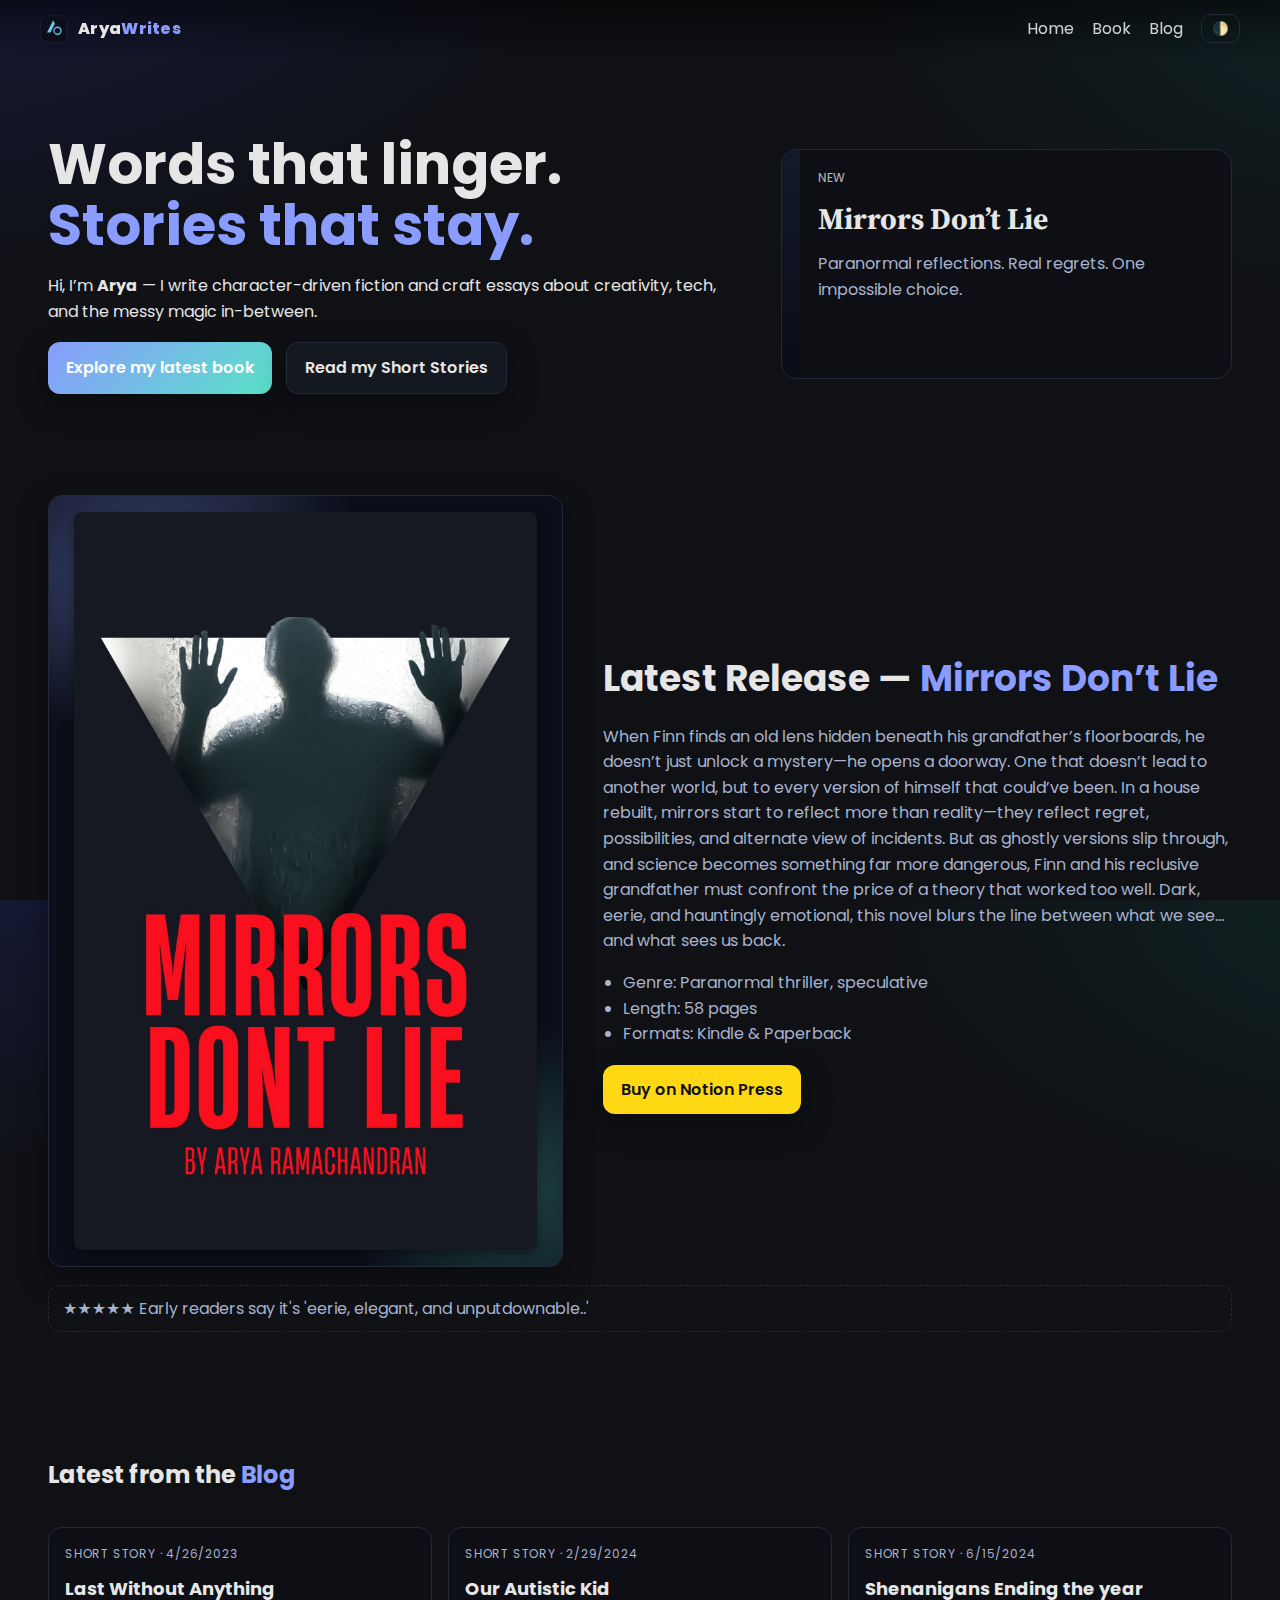
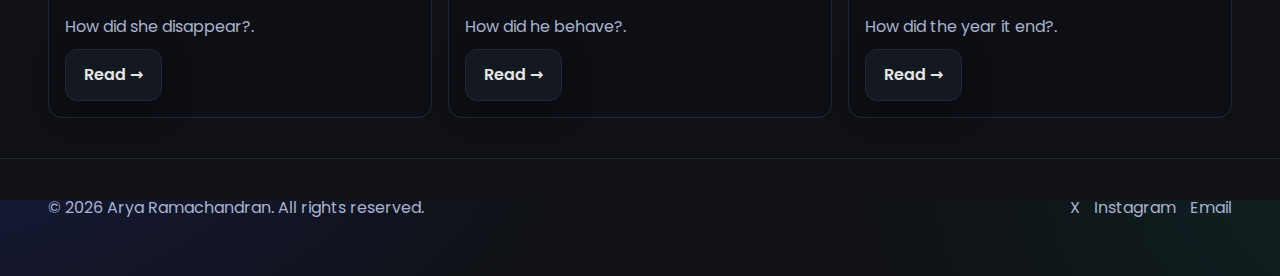
<file: index.html>
<!DOCTYPE html>
<html lang="en">
<head>
  <meta charset="utf-8" />
  <meta name="viewport" content="width=device-width, initial-scale=1" />
  <title>Arya Ramachandran — Author</title>
  <meta name="description" content="Official site of author Arya Ramachandran. Read the blog, explore books, and subscribe to the newsletter." />
  <link rel="preconnect" href="https://fonts.googleapis.com">
  <link rel="preconnect" href="https://fonts.gstatic.com" crossorigin>
  <link href="https://fonts.googleapis.com/css2?family=Poppins:wght@300;400;600;800&family=Source+Serif+4:opsz,wght@8..60,400;8..60,700&display=swap" rel="stylesheet">
  <link rel="stylesheet" href="./assets/styles.css" />
  <link rel="icon" href="./assets/logo.svg">
  <meta property="og:title" content="Arya Ramachandran — Author" />
  <meta property="og:description" content="Stories, notes, and the latest book by Arya." />
  <meta property="og:type" content="website" />
  <meta property="og:url" content="https://example.com/" />
  <meta property="og:image" content="https://example.com/og-image.jpg" />
  <script type="application/ld+json">
  {
    "@context": "https://schema.org",
    "@type": "Person",
    "name": "Arya Ramachandran",
    "jobTitle": "Author",
    "url": "https://example.com",
    "sameAs": [],
    "worksFor": { "@type": "Organization", "name": "Independent" }
  }
  </script>
</head>
<body>
  <header class="site-header">
    <a class="brand" href="#home" aria-label="Go to home">
      <img src="./assets/logo.svg" alt="" width="28" height="28" />
      <span>Arya<span class="accent">Writes</span></span>
    </a>
    <button class="nav-toggle" aria-controls="site-nav" aria-expanded="false">Menu</button>
    <nav id="site-nav" class="site-nav" aria-label="Primary">
      <a href="#home">Home</a>
      <a href="#book">Book</a>
      <a href="#blog">Blog</a>
      <button id="themeToggle" class="theme-toggle" aria-label="Toggle dark theme">🌓</button>
    </nav>
  </header>

  <main id="home">
    <section class="hero">
      <div class="hero__copy">
        <h1>Words that linger.<br><span class="accent">Stories that stay.</span></h1>
        <p>Hi, I’m <strong>Arya</strong> — I write character-driven fiction and craft essays about creativity, tech, and the messy magic in-between.</p>
        <div class="cta-row">
          <a class="btn btn-primary" href="#book">Explore my latest book</a>
          <a class="btn btn-outline" href="#blog">Read my Short Stories</a>
        </div>
      </div>
      <div class="hero__card" role="img" aria-label="Decorative author card">
        <div class="book-spine"></div>
        <div class="book-cover">
          <span class="book-kicker">New</span>
          <h3>Mirrors Don’t Lie</h3>
          <p>Paranormal reflections. Real regrets. One impossible choice.</p>
        </div>
      </div>
    </section>

    <section id="book" class="book">
      <div class="book__grid">
        <div class="book__cover">
          <div class="cover-art">
            <img src="assets/mirrorsdontlie.jpg" alt="Mirrors Don’t Lie book cover"/>
          </div>
        </div>
        <div class="book__details">
          <h2>Latest Release — <span class="accent">Mirrors Don’t Lie</span></h2>
          <p>
            When Finn finds an old lens hidden beneath his grandfather’s floorboards, he doesn’t just unlock a mystery—he opens a doorway. One that doesn’t lead to another world, but to every version of himself that could’ve been. In a house rebuilt, mirrors start to reflect more than reality—they reflect regret, possibilities, and alternate view of incidents. But as ghostly versions slip through, and science becomes something far more dangerous, Finn and his reclusive grandfather must confront the price of a theory that worked too well. Dark, eerie, and hauntingly emotional, this novel blurs the line between what we see… and what sees us back.
          </p>
          <ul class="book__bullets">
            <li>Genre: Paranormal thriller, speculative</li>
            <li>Length: 58 pages</li>
            <li>Formats: Kindle & Paperback</li>
          </ul>
          <div class="cta-row">
            <a class="btn btn-amazon" href="https://notionpress.com/in/read/mirrors-dont-lie" target="_blank" rel="noopener">Buy on Notion Press</a>
          </div>
        </div>
      </div>
      <div class="rating-strip" aria-label="Reader satisfaction indicator">
        ★★★★★ Early readers say it's 'eerie, elegant, and unputdownable..'
      </div>
    </section>

    <section id="blog" class="blog">
      <div class="section-heading">
        <h2>Latest from the <span class="accent">Blog</span></h2>
      </div>
      <div id="blogGrid" class="blog__grid" aria-live="polite"></div>
    </section>
  </main>

  <footer class="site-footer">
    <p>© <span id="year"></span> Arya Ramachandran. All rights reserved.</p>
    <div class="social">
      <a href="https://x.com/" aria-label="X profile">X</a>
      <a href="https://instagram.com/" aria-label="Instagram profile">Instagram</a>
      <a href="mailto:aryatheauthor@gmail.com" aria-label="Email Arya">Email</a>
    </div>
  </footer>

  <script>
    // Minimal JSON-LD Book schema
    const bookSchema = {
      "@context": "https://schema.org",
      "@type": "Book",
      "name": "Mirrors Don’t Lie",
      "author": { "@type": "Person", "name": "Arya Ramachandran" },
      "bookFormat": "EBook",
      "publisher": "Independent",
      "datePublished": "2025-01-15",
      "offers": {
        "@type": "Offer",
        "url": "https://www.amazon.in/",
        "priceCurrency": "INR"
      }
    };
    const ld = document.createElement('script');
    ld.type = 'application/ld+json';
    ld.textContent = JSON.stringify(bookSchema);
    document.head.appendChild(ld);
  </script>
  <script src="./assets/script.js" defer></script>
</body>
</html>
</file>
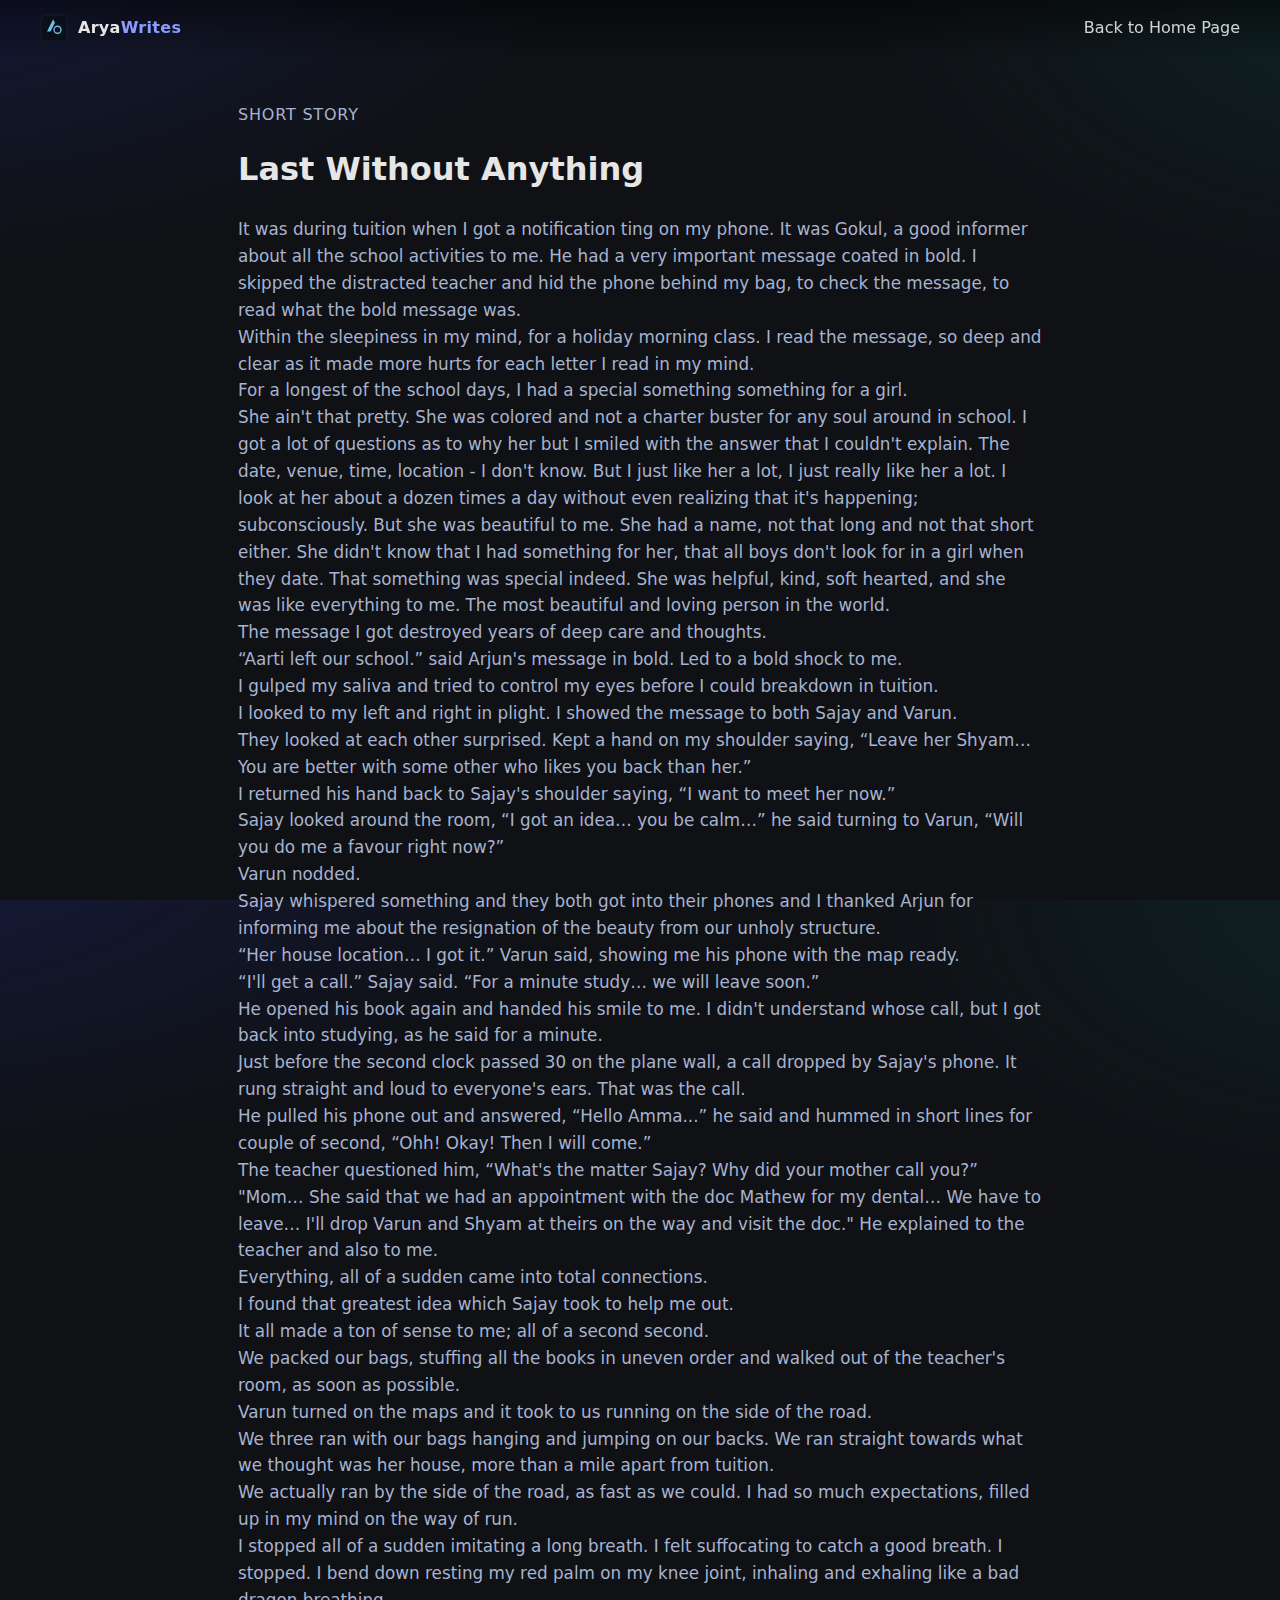
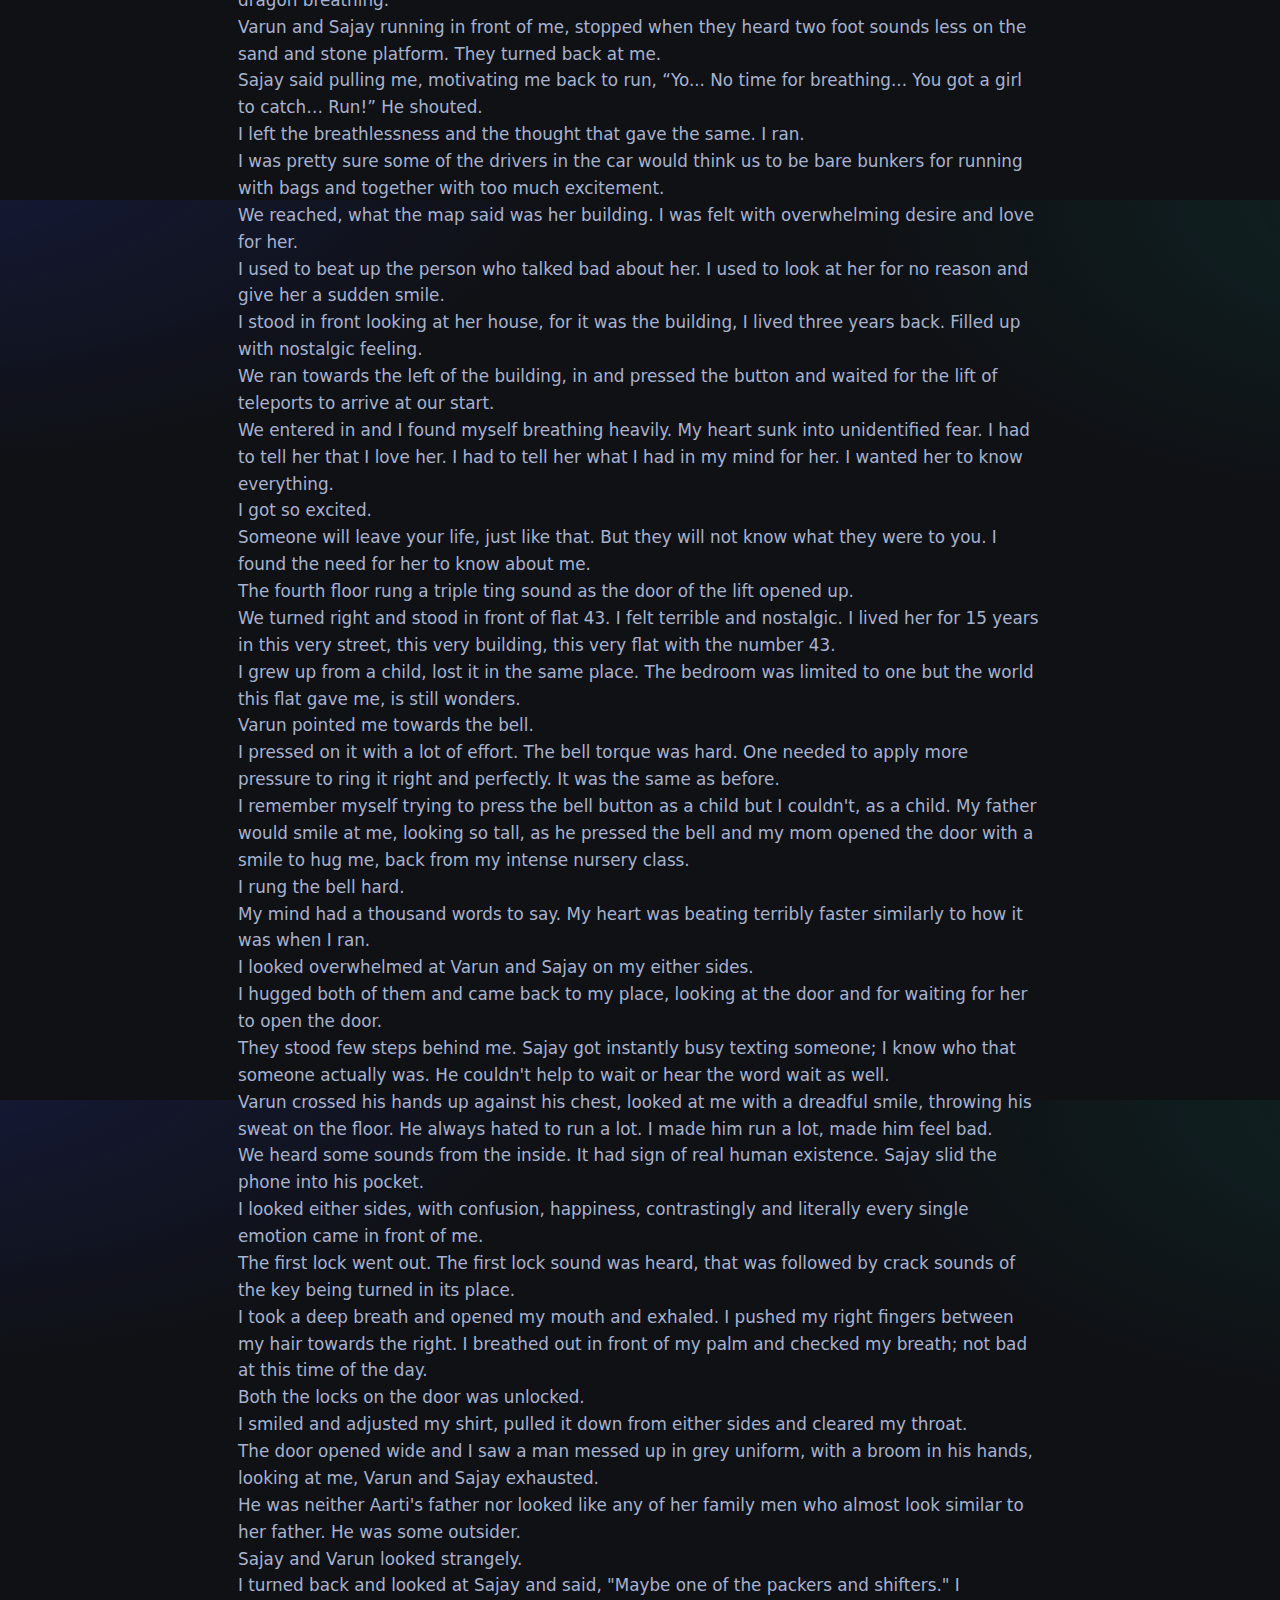
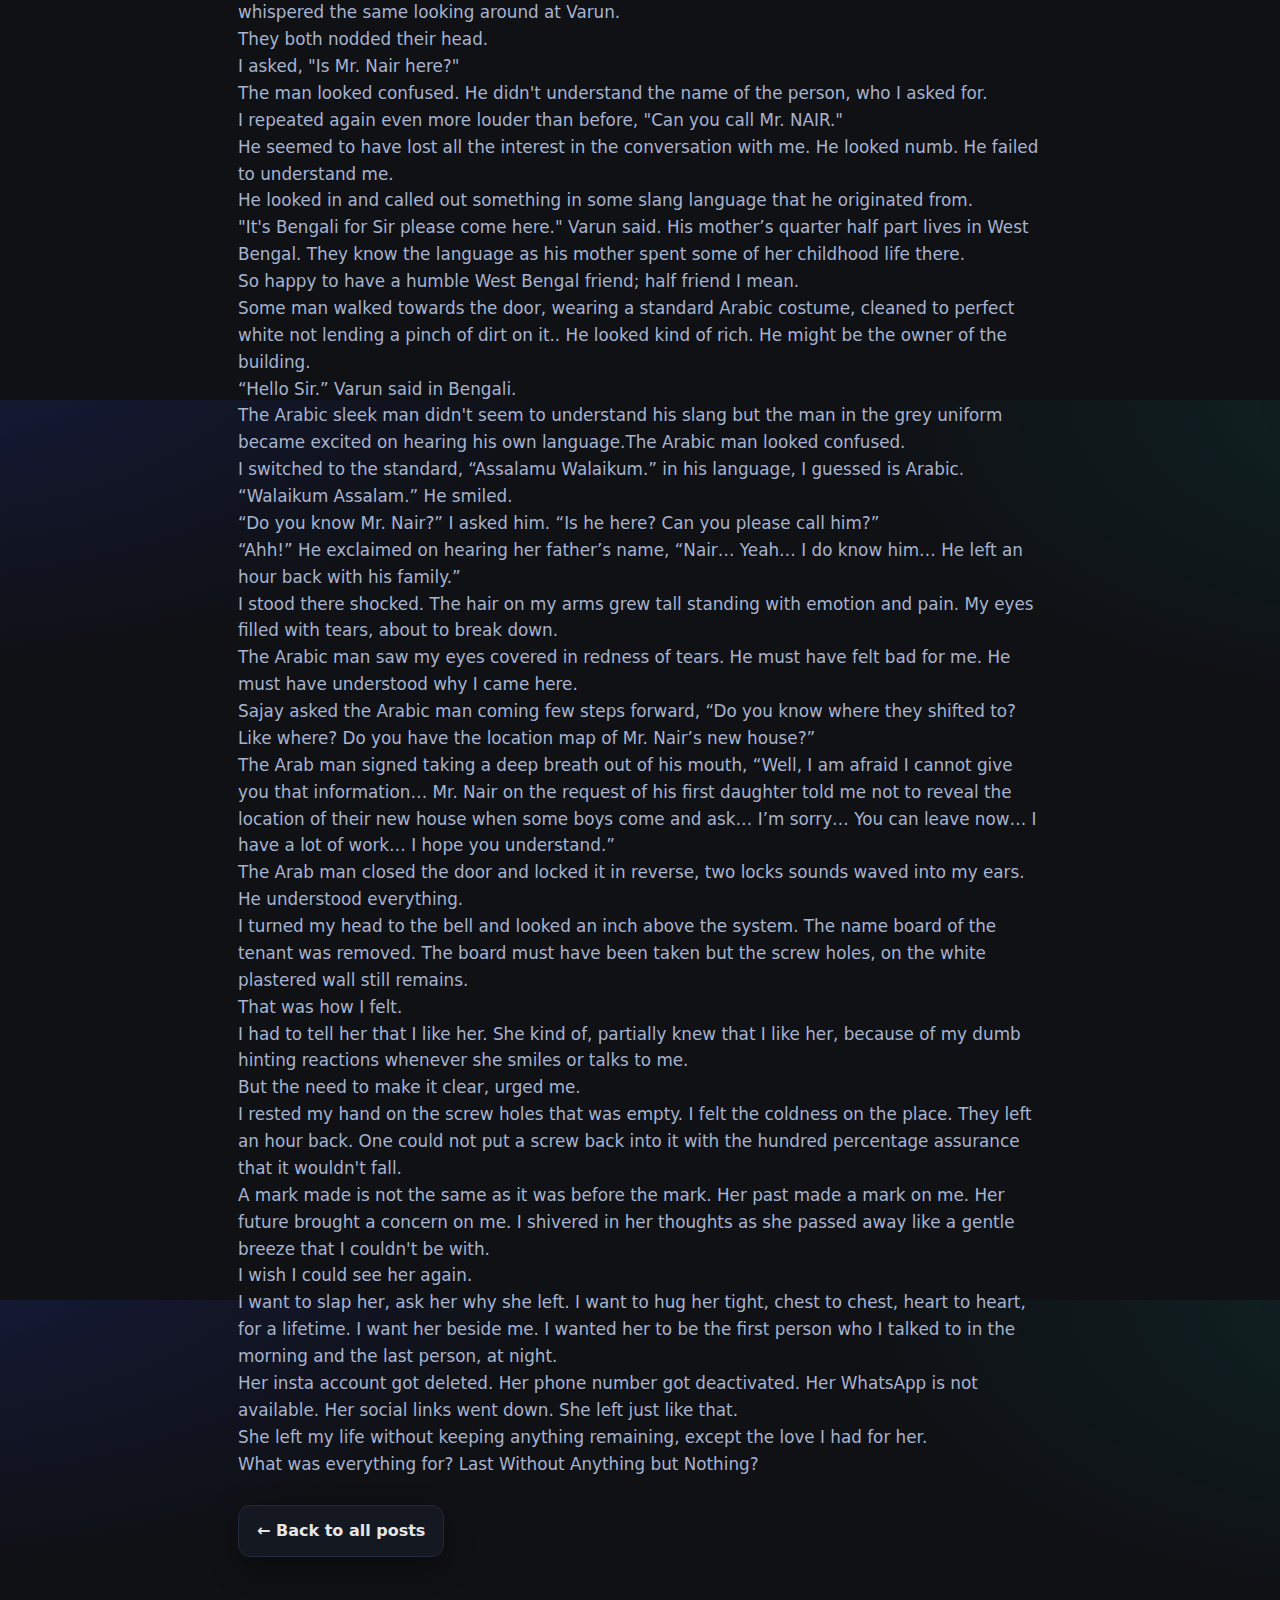
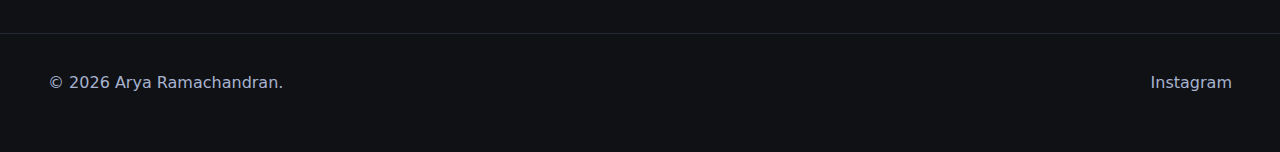
<file: posts/first-post.html>
<!DOCTYPE html>
<html lang="en">
<head>
  <meta charset="utf-8" />
  <meta name="viewport" content="width=device-width, initial-scale=1" />
  <title>How I Outline Without Killing the Fun — Blog — Arya Ramachandran</title>
  <link rel="stylesheet" href="../assets/styles.css" />
  <link rel="icon" href="../assets/logo.svg">
  <meta name="description" content="A lightweight outlining approach that keeps room for discovery writing." />
</head>
<body>
  <header class="site-header">
    <a class="brand" href="../index.html"><img src="../assets/logo.svg" alt="" width="28" height="28" /><span>Arya<span class="accent">Writes</span></span></a>
    <nav class="site-nav">
      <a href="../index.html#blog">Back to Home Page</a>
    </nav>
  </header>

  <main class="blog-post" style="padding: 30px clamp(16px,5vw,48px) 60px; max-width: 900px; margin: 0 auto;">
    <p class="kicker" style="color: var(--muted); text-transform: uppercase; letter-spacing:.8px;">Short Story</p>
    <h1 style="margin-top:6px;">Last Without Anything</h1>
    <article class="prose" style="color: var(--muted); font-size: 1.05rem;">
      <p>
        It was during tuition when I got a notification ting on my phone. It was Gokul, a good informer about all the school activities to me. He had a very important message coated in bold.
I skipped the distracted teacher and hid the phone behind my bag, to check the message, to read what the bold message was.<br>
Within the sleepiness in my mind, for a holiday morning class. I read the message, so deep and clear as it made more hurts for each letter I read in my mind.<br>
For a longest of the school days, I had a special something something for a girl.<br>
She ain't that pretty. She was colored and not a charter buster for any soul around in school. I got a lot of questions as to why her but I smiled with the answer that I couldn't explain.
The date, venue, time, location - I don't know. But I just like her a lot, I just really like her a lot. I look at her about a dozen times a day without even realizing that it's happening; subconsciously. But she was beautiful to me.
She had a name, not that long and not that short either. She didn't know that I had something for her, that all boys don't look for in a girl when they date. That something was special indeed.
She was helpful, kind, soft hearted, and she was like everything to me. The most beautiful and loving person in the world.<br>
The message I got destroyed years of deep care and thoughts.<br>
“Aarti left our school.” said Arjun's message in bold. Led to a bold shock to me.<br>
I gulped my saliva and tried to control my eyes before I could breakdown in tuition.<br>
I looked to my left and right in plight. I showed the message to both Sajay and Varun.<br>
They looked at each other surprised. Kept a hand on my shoulder saying, “Leave her Shyam… You are better with some other who likes you back than her.”<br>
I returned his hand back to Sajay's shoulder saying, “I want to meet her now.”<br>
Sajay looked around the room, “I got an idea… you be calm…” he said turning to Varun, “Will you do me a favour right now?”<br>
Varun nodded.<br>
Sajay whispered something and they both got into their phones and I thanked Arjun for informing me about the resignation of the beauty from our unholy structure.<br>
“Her house location… I got it.” Varun said, showing me his phone with the map ready.<br>
“I'll get a call.” Sajay said. “For a minute study… we will leave soon.”<br>
He opened his book again and handed his smile to me. I didn't understand whose call, but I got back into studying, as he said for a minute.<br>
Just before the second clock passed 30 on the plane wall, a call dropped by Sajay's phone. It rung straight and loud to everyone's ears. That was the call.<br>
He pulled his phone out and answered, “Hello Amma...” he said and hummed in short lines for couple of second, “Ohh! Okay! Then I will come.”<br>
The teacher questioned him, “What's the matter Sajay? Why did your mother call you?”<br>
"Mom… She said that we had an appointment with the doc Mathew for my dental… We have to leave… I'll drop Varun and Shyam at theirs on the way and visit the doc." He explained to the teacher and also to me.<br>
Everything, all of a sudden came into total connections.<br>
I found that greatest idea which Sajay took to help me out.<br>
It all made a ton of sense to me; all of a second second.<br>
We packed our bags, stuffing all the books in uneven order and walked out of the teacher's room, as soon as possible.<br>

Varun turned on the maps and it took to us running on the side of the road.<br>
We three ran with our bags hanging and jumping on our backs. We ran straight towards what we thought was her house, more than a mile apart from tuition.<br>
We actually ran by the side of the road, as fast as we could. I had so much expectations, filled up in my mind on the way of run.<br>
I stopped all of a sudden imitating a long breath. I felt suffocating to catch a good breath. I stopped. I bend down resting my red palm on my knee joint, inhaling and exhaling like a bad dragon breathing.<br>
Varun and Sajay running in front of me, stopped when they heard two foot sounds less on the sand and stone platform. They turned back at me.<br>
Sajay said pulling me, motivating me back to run, “Yo... No time for breathing... You got a girl to catch… Run!” He shouted.<br>
I left the breathlessness and the thought that gave the same. I ran.<br>
I was pretty sure some of the drivers in the car would think us to be bare bunkers for running with bags and together with too much excitement.<br>
We reached, what the map said was her building. I was felt with overwhelming desire and love for her.<br>
I used to beat up the person who talked bad about her. I used to look at her for no reason and give her a sudden smile.<br>
I stood in front looking at her house, for it was the building, I lived three years back. Filled up with nostalgic feeling.<br>
We ran towards the left of the building, in and pressed the button and waited for the lift of teleports to arrive at our start.<br>
We entered in and I found myself breathing heavily. My heart sunk into unidentified fear. I had to tell her that I love her. I had to tell her what I had in my mind for her. I wanted her to know everything.<br>
I got so excited.<br>
Someone will leave your life, just like that. But they will not know what they were to you. I found the need for her to know about me.<br>
The fourth floor rung a triple ting sound as the door of the lift opened up.<br>
We turned right and stood in front of flat 43. I felt terrible and nostalgic. I lived her for 15 years in this very street, this very building, this very flat with the number 43.<br>
I grew up from a child, lost it in the same place. The bedroom was limited to one but the world this flat gave me, is still wonders.<br>
Varun pointed me towards the bell.<br>
I pressed on it with a lot of effort. The bell torque was hard. One needed to apply more pressure to ring it right and perfectly. It was the same as before.<br>
I remember myself trying to press the bell button as a child but I couldn't, as a child. My father would smile at me, looking so tall, as he pressed the bell and my mom opened the door with a smile to hug me, back from my intense nursery class.<br>
I rung the bell hard.<br>
My mind had a thousand words to say. My heart was beating terribly faster similarly to how it was when I ran.<br>
I looked overwhelmed at Varun and Sajay on my either sides.<br>
I hugged both of them and came back to my place, looking at the door and for waiting for her to open the door.<br>
They stood few steps behind me. Sajay got instantly busy texting someone; I know who that someone actually was. He couldn't help to wait or hear the word wait as well.<br>
Varun crossed his hands up against his chest, looked at me with a dreadful smile, throwing his sweat on the floor. He always hated to run a lot. I made him run a lot, made him feel bad.<br>
We heard some sounds from the inside. It had sign of real human existence. Sajay slid the phone into his pocket.<br>
I looked either sides, with confusion, happiness, contrastingly and literally every single emotion came in front of me.<br>
The first lock went out. The first lock sound was heard, that was followed by crack sounds of the key being turned in its place.<br>
I took a deep breath and opened my mouth and exhaled. I pushed my right fingers between my hair towards the right. I breathed out in front of my palm and checked my breath; not bad at this time of the day.<br>
Both the locks on the door was unlocked.<br>
I smiled and adjusted my shirt, pulled it down from either sides and cleared my throat.<br>
The door opened wide and I saw a man messed up in grey uniform, with a broom in his hands, looking at me, Varun and Sajay exhausted.<br>
He was neither Aarti's father nor looked like any of her family men who almost look similar to her father. He was some outsider.<br>
Sajay and Varun looked strangely.<br>
I turned back and looked at Sajay and said, "Maybe one of the packers and shifters." I whispered the same looking around at Varun.<br>
They both nodded their head.<br>
I asked, "Is Mr. Nair here?"<br>
The man looked confused. He didn't understand the name of the person, who I asked for.<br>
I repeated again even more louder than before, "Can you call Mr. NAIR."<br>
He seemed to have lost all the interest in the conversation with me. He looked numb. He failed to understand me.<br>
He looked in and called out something in some slang language that he originated from.<br>
"It's Bengali for Sir please come here." Varun said. His mother’s quarter half part lives in West Bengal. They know the language as his mother spent some of her childhood life there.<br>
So happy to have a humble West Bengal friend; half friend I mean.<br>
Some man walked towards the door, wearing a standard Arabic costume, cleaned to perfect white not lending a pinch of dirt on it.. He looked kind of rich. He might be the owner of the building.<br>
“Hello Sir.” Varun said in Bengali.<br>
The Arabic sleek man didn't seem to understand his slang but the man in the grey uniform became excited on hearing his own language.The Arabic man looked confused.<br>
I switched to the standard, “Assalamu Walaikum.” in his language, I guessed is Arabic.<br>
“Walaikum Assalam.” He smiled.<br>
“Do you know Mr. Nair?” I asked him. “Is he here? Can you please call him?”<br>
“Ahh!” He exclaimed on hearing her father’s name, “Nair… Yeah… I do know him… He left an hour back with his family.”<br>
I stood there shocked. The hair on my arms grew tall standing with emotion and pain. My eyes filled with tears, about to break down.<br>
The Arabic man saw my eyes covered in redness of tears. He must have felt bad for me. He must have understood why I came here.<br>
Sajay asked the Arabic man coming few steps forward, “Do you know where they shifted to? Like where? Do you have the location map of Mr. Nair’s new house?”<br>
The Arab man signed taking a deep breath out of his mouth, “Well, I am afraid I cannot give you that information… Mr. Nair on the request of his first daughter told me not to reveal the location of their new house when some boys come and ask… I’m sorry… You can leave now… I have a lot of work… I hope you understand.”<br>
The Arab man closed the door and locked it in reverse, two locks sounds waved into my ears. He understood everything.<br>
I turned my head to the bell and looked an inch above the system. The name board of the tenant was removed. The board must have been taken but the screw holes, on the white plastered wall still remains.<br>
That was how I felt.<br>
I had to tell her that I like her. She kind of, partially knew that I like her, because of my dumb hinting reactions whenever she smiles or talks to me.<br>
But the need to make it clear, urged me.<br>
I rested my hand on the screw holes that was empty. I felt the coldness on the place. They left an hour back. One could not put a screw back into it with the hundred percentage assurance that it wouldn't fall.<br>
A mark made is not the same as it was before the mark. Her past made a mark on me. Her future brought a concern on me. I shivered in her thoughts as she passed away like a gentle breeze that I couldn't be with.<br>
I wish I could see her again.<br>
I want to slap her, ask her why she left. I want to hug her tight, chest to chest, heart to heart, for a lifetime. I want her beside me. I wanted her to be the first person who I talked to in the morning and the last person, at night.<br>
Her insta account got deleted. Her phone number got deactivated. Her WhatsApp is not available. Her social links went down. She left just like that.<br>
She left my life without keeping anything remaining, except the love I had for her.<br>
What was everything for? Last Without Anything but Nothing?<br>
      </p>
    </article>
    <p style="margin-top:28px;"><a class="btn btn-outline" href="../index.html#blog">← Back to all posts</a></p>
  </main>

  <footer class="site-footer">
    <p>© <span id="year"></span> Arya Ramachandran.</p>
    <div class="social">
      <a href="https://instagram.com/">Instagram</a>
    </div>
  </footer>
  <script>
    document.getElementById('year').textContent = new Date().getFullYear();
  </script>
</body>
</html>
</file>
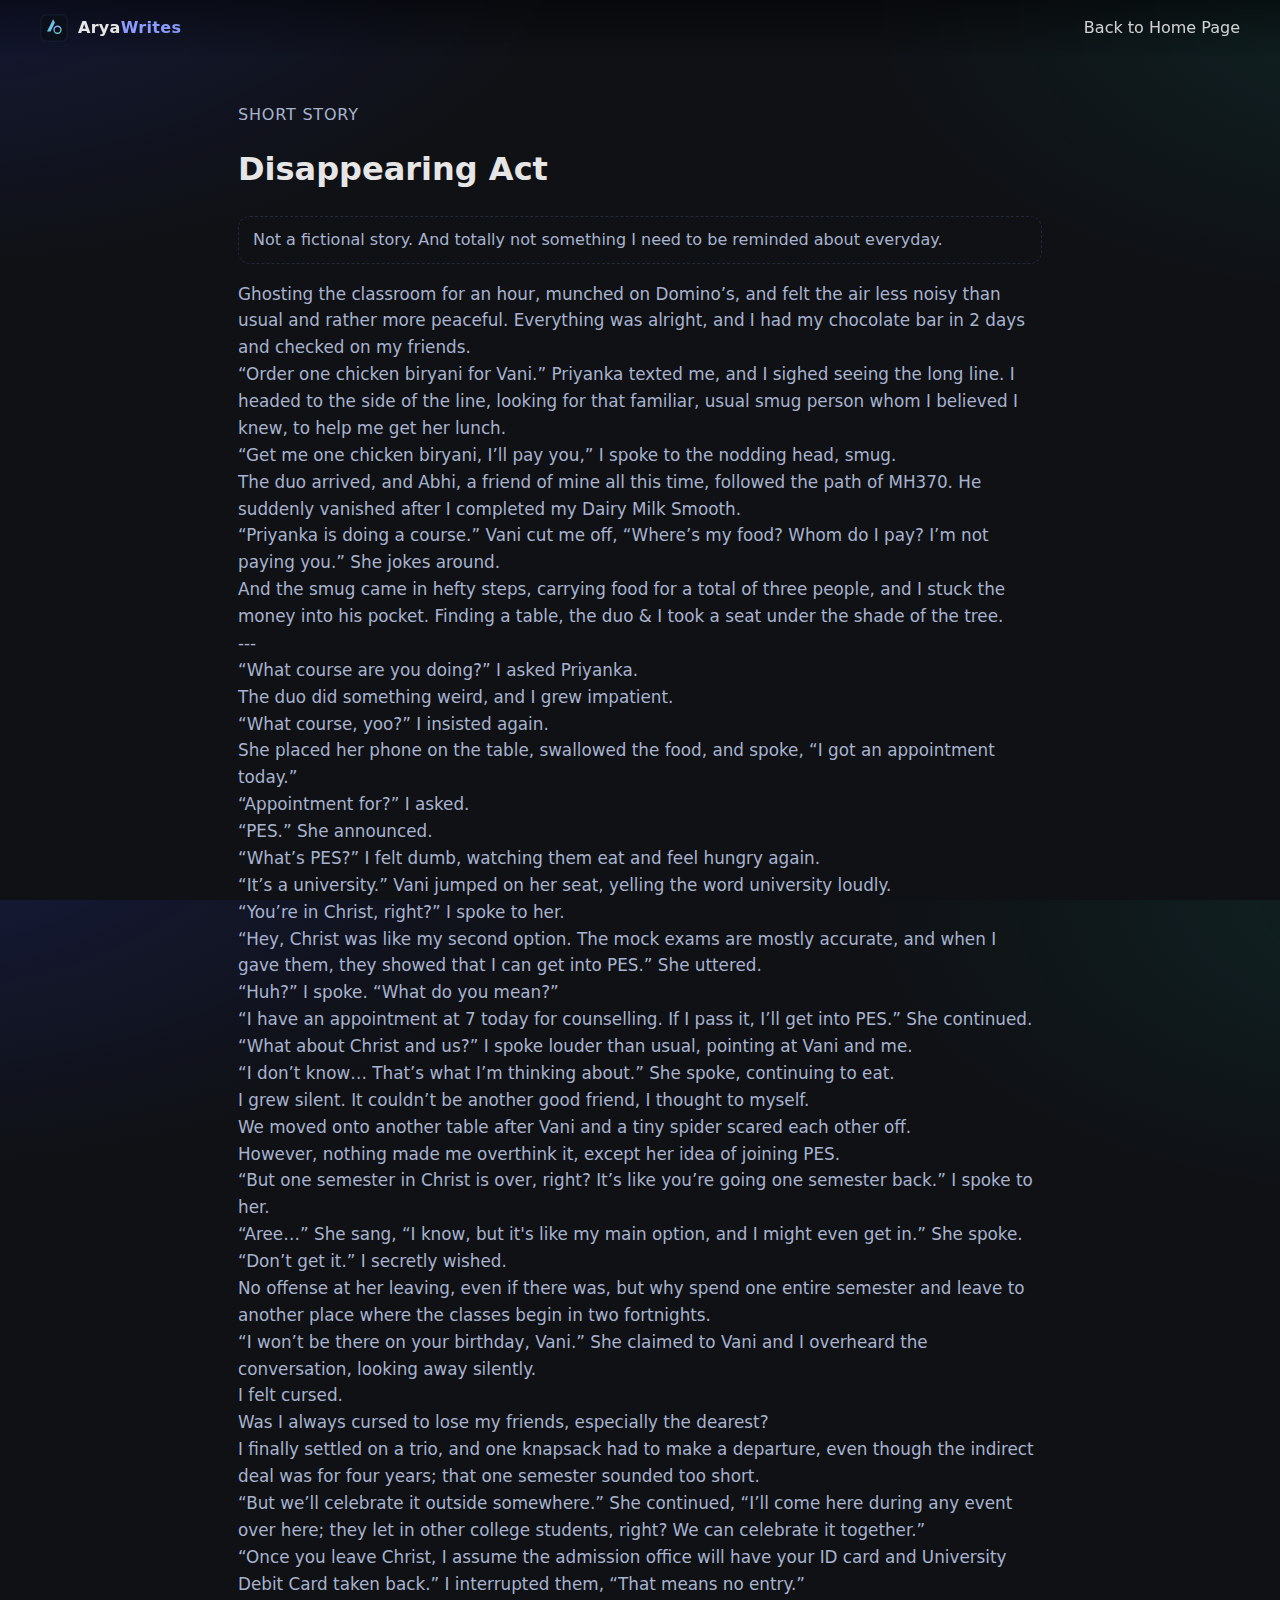
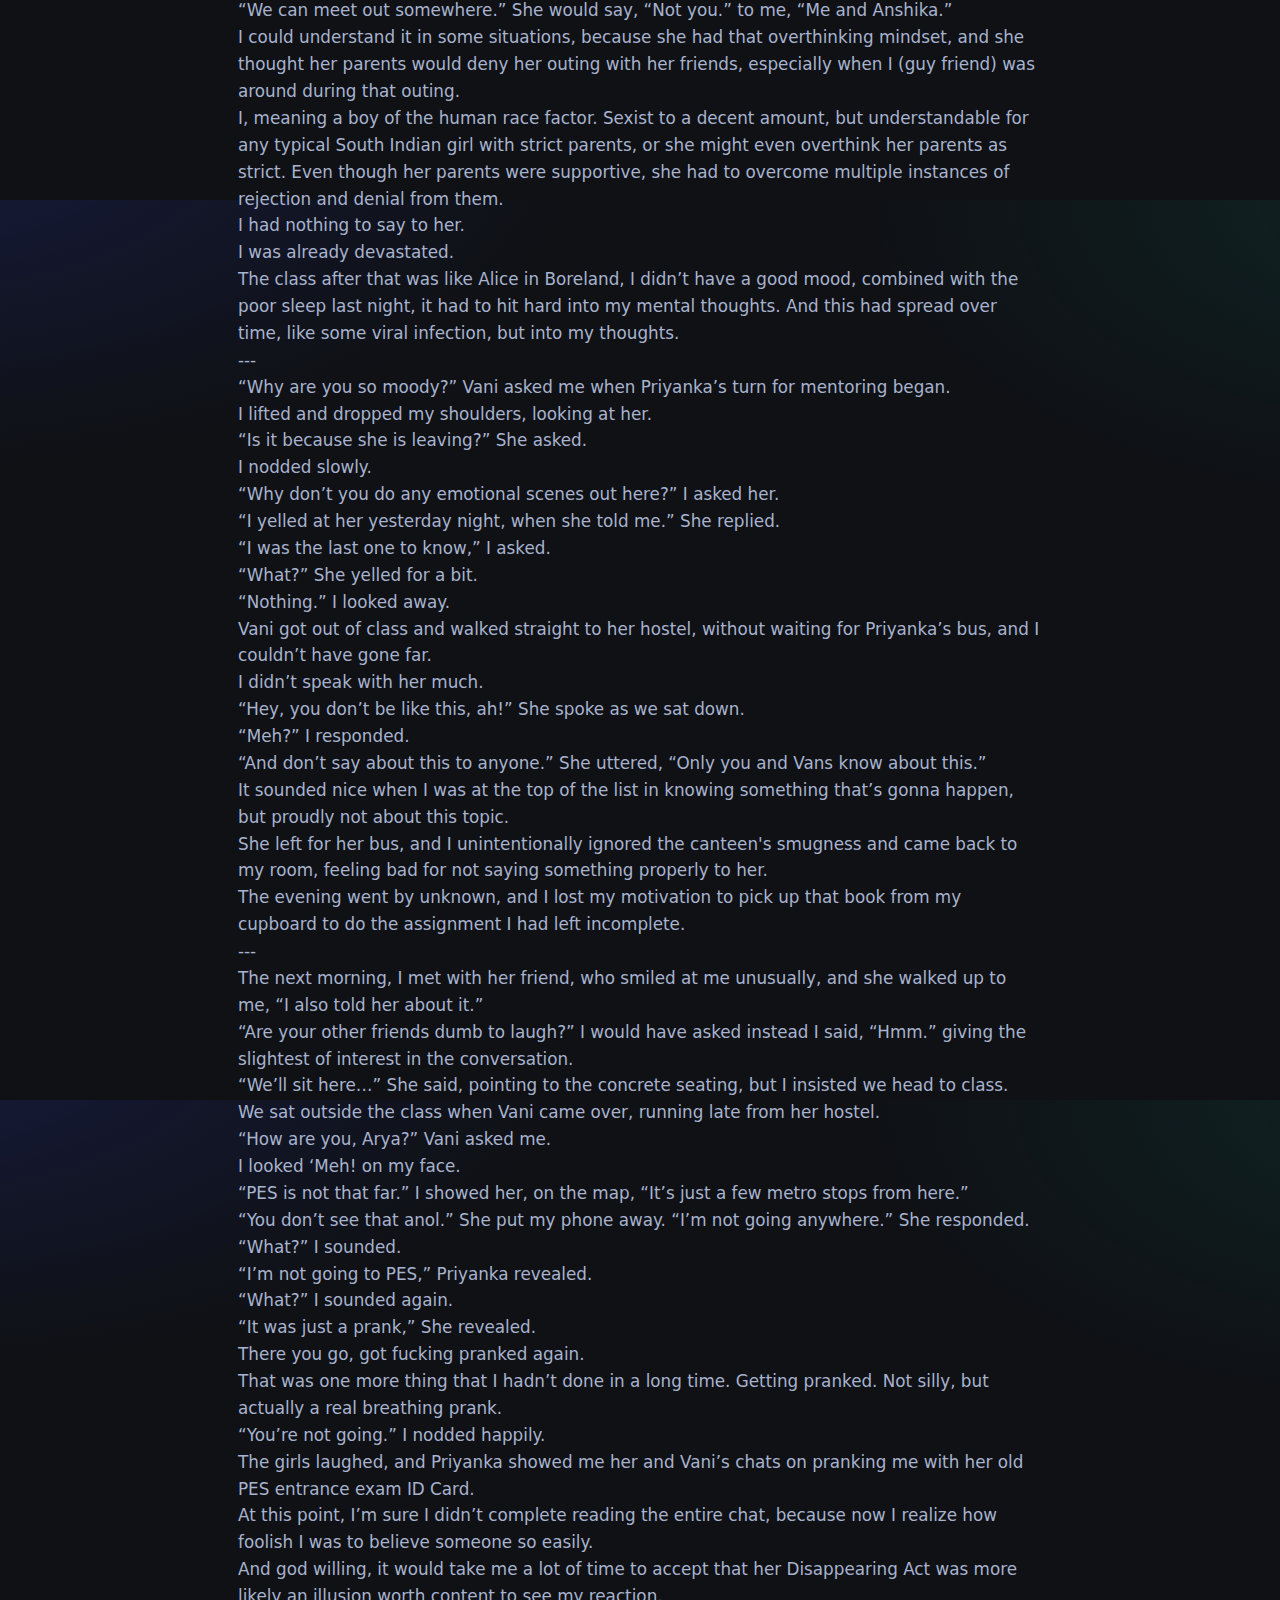
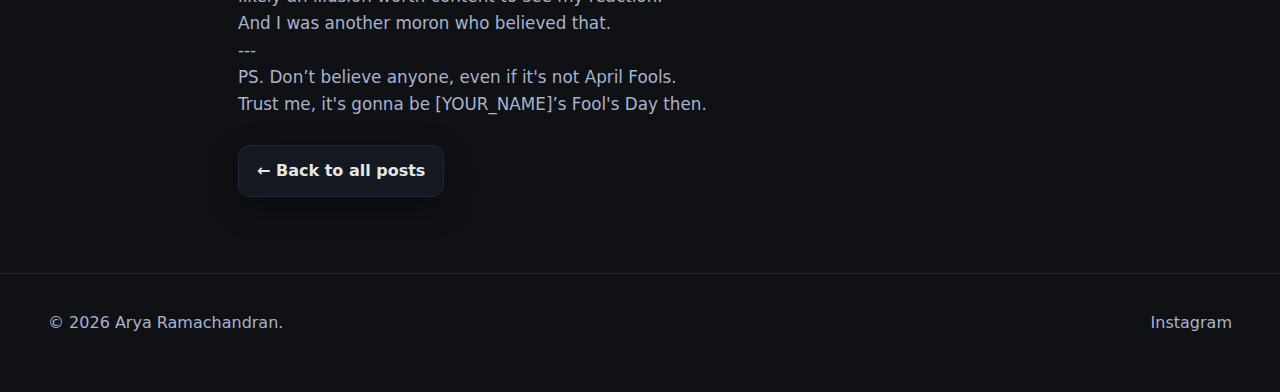
<file: posts/five-post.html>
<!DOCTYPE html>
<html lang="en">
<head>
  <meta charset="utf-8" />
  <meta name="viewport" content="width=device-width, initial-scale=1" />
  <title>Disappearing Act - done on 27/09/2024 — Arya Ramachandran</title>
  <link rel="stylesheet" href="../assets/styles.css" />
  <link rel="icon" href="../assets/logo.svg">
  <meta name="description" content="A lightweight outlining approach that keeps room for discovery writing." />
</head>
<body>
  <header class="site-header">
    <a class="brand" href="../index.html"><img src="../assets/logo.svg" alt="" width="28" height="28" /><span>Arya<span class="accent">Writes</span></span></a>
    <nav class="site-nav">
      <a href="../index.html#blog">Back to Home Page</a>
    </nav>
  </header>

  <main class="blog-post" style="padding: 30px clamp(16px,5vw,48px) 60px; max-width: 900px; margin: 0 auto;">
    <p class="kicker" style="color: var(--muted); text-transform: uppercase; letter-spacing:.8px;">Short Story</p>
    <h1 style="margin-top:6px;">Disappearing Act</h1>
    <div class="rating-strip" aria-label="Reader satisfaction indicator">
        Not a fictional story. And totally not something I need to be reminded about everyday.
    </div>
    <article class="prose" style="color: var(--muted); font-size: 1.05rem;">
      <p>
        Ghosting the classroom for an hour, munched on Domino’s, and felt the air less noisy than usual and rather more peaceful. Everything was alright, and I had my chocolate bar in 2 days and checked on my friends.<br>
        “Order one chicken biryani for Vani.” Priyanka texted me, and I sighed seeing the long line. I headed to the side of the line, looking for that familiar, usual smug person whom I believed I knew, to help me get her lunch.<br>
        “Get me one chicken biryani, I’ll pay you,” I spoke to the nodding head, smug.<br>
        The duo arrived, and Abhi, a friend of mine all this time, followed the path of MH370. He suddenly vanished after I completed my Dairy Milk Smooth.<br>
        “Priyanka is doing a course.” Vani cut me off, “Where’s my food? Whom do I pay? I’m not paying you.” She jokes around.<br>
        And the smug came in hefty steps, carrying food for a total of three people, and I stuck the money into his pocket. Finding a table, the duo & I took a seat under the shade of the tree.<br>
        ---<br>
        “What course are you doing?” I asked Priyanka.<br>
        The duo did something weird, and I grew impatient.<br>
        “What course, yoo?” I insisted again.<br>
        She placed her phone on the table, swallowed the food, and spoke, “I got an appointment today.”<br>
        “Appointment for?” I asked.<br>
        “PES.” She announced.<br>
        “What’s PES?” I felt dumb, watching them eat and feel hungry again.<br>
        “It’s a university.” Vani jumped on her seat, yelling the word university loudly.<br>
        “You’re in Christ, right?” I spoke to her.<br>
        “Hey, Christ was like my second option. The mock exams are mostly accurate, and when I gave them, they showed that I can get into PES.” She uttered.<br>
        “Huh?” I spoke. “What do you mean?”<br>
        “I have an appointment at 7 today for counselling. If I pass it, I’ll get into PES.” She continued.<br>
        “What about Christ and us?” I spoke louder than usual, pointing at Vani and me.<br>
        “I don’t know… That’s what I’m thinking about.” She spoke, continuing to eat.<br>
        I grew silent. It couldn’t be another good friend, I thought to myself.<br>
        We moved onto another table after Vani and a tiny spider scared each other off.<br>
        However, nothing made me overthink it, except her idea of joining PES.<br>
        “But one semester in Christ is over, right? It’s like you’re going one semester back.” I spoke to her.<br>
        “Aree…” She sang, “I know, but it's like my main option, and I might even get in.” She spoke.<br>
        “Don’t get it.” I secretly wished.<br>
        No offense at her leaving, even if there was, but why spend one entire semester and leave to another place where the classes begin in two fortnights.<br>
        “I won’t be there on your birthday, Vani.” She claimed to Vani and I overheard the conversation, looking away silently.<br>
        I felt cursed.<br>
        Was I always cursed to lose my friends, especially the dearest?<br>
        I finally settled on a trio, and one knapsack had to make a departure, even though the indirect deal was for four years; that one semester sounded too short.<br>
        “But we’ll celebrate it outside somewhere.” She continued, “I’ll come here during any event over here; they let in other college students, right? We can celebrate it together.”<br>
        “Once you leave Christ, I assume the admission office will have your ID card and University Debit Card taken back.” I interrupted them, “That means no entry.”<br>
        “We can meet out somewhere.” She would say, “Not you.” to me, “Me and Anshika.”<br>
        I could understand it in some situations, because she had that overthinking mindset, and she thought her parents would deny her outing with her friends, especially when I (guy friend) was around during that outing.<br>
        I, meaning a boy of the human race factor. Sexist to a decent amount, but understandable for any typical South Indian girl with strict parents, or she might even overthink her parents as strict. Even though her parents were supportive, she had to overcome multiple instances of rejection and denial from them.<br>
        I had nothing to say to her.<br>
        I was already devastated.<br>
        The class after that was like Alice in Boreland, I didn’t have a good mood, combined with the poor sleep last night, it had to hit hard into my mental thoughts. And this had spread over time, like some viral infection, but into my thoughts.<br>
        ---<br>
        “Why are you so moody?” Vani asked me when Priyanka’s turn for mentoring began.<br>
        I lifted and dropped my shoulders, looking at her.<br>
        “Is it because she is leaving?” She asked.<br>
        I nodded slowly.<br>
        “Why don’t you do any emotional scenes out here?” I asked her.<br>
        “I yelled at her yesterday night, when she told me.” She replied.<br>
        “I was the last one to know,” I asked.<br>
        “What?” She yelled for a bit.<br>
        “Nothing.” I looked away.<br>
        Vani got out of class and walked straight to her hostel, without waiting for Priyanka’s bus, and I couldn’t have gone far.<br>
        I didn’t speak with her much.<br>
        “Hey, you don’t be like this, ah!” She spoke as we sat down.<br>
        “Meh?” I responded.<br>
        “And don’t say about this to anyone.” She uttered, “Only you and Vans know about this.”<br>
        It sounded nice when I was at the top of the list in knowing something that’s gonna happen, but proudly not about this topic.<br>
        She left for her bus, and I unintentionally ignored the canteen's smugness and came back to my room, feeling bad for not saying something properly to her.<br>
        The evening went by unknown, and I lost my motivation to pick up that book from my cupboard to do the assignment I had left incomplete.<br>
        ---<br>
        The next morning, I met with her friend, who smiled at me unusually, and she walked up to me, “I also told her about it.”<br>
        “Are your other friends dumb to laugh?” I would have asked instead I said, “Hmm.” giving the slightest of interest in the conversation.<br>
        “We’ll sit here…” She said, pointing to the concrete seating, but I insisted we head to class.<br>
        We sat outside the class when Vani came over, running late from her hostel.<br>
        “How are you, Arya?” Vani asked me.<br>
        I looked ‘Meh! on my face.<br>
        “PES is not that far.” I showed her, on the map, “It’s just a few metro stops from here.”<br>
        “You don’t see that anol.” She put my phone away. “I’m not going anywhere.” She responded.<br>
        “What?” I sounded.<br>
        “I’m not going to PES,” Priyanka revealed.<br>
        “What?” I sounded again.<br>
        “It was just a prank,” She revealed.<br>
        There you go, got fucking pranked again.<br>
        That was one more thing that I hadn’t done in a long time. Getting pranked. Not silly, but actually a real breathing prank.<br>
        “You’re not going.” I nodded happily.<br>
        The girls laughed, and Priyanka showed me her and Vani’s chats on pranking me with her old PES entrance exam ID Card.<br>
        At this point, I’m sure I didn’t complete reading the entire chat, because now I realize how foolish I was to believe someone so easily.<br>
        And god willing, it would take me a lot of time to accept that her Disappearing Act was more likely an illusion worth content to see my reaction.<br>
        And I was another moron who believed that.<br>
        ---<br>
        PS. Don’t believe anyone, even if it's not April Fools.<br>
        Trust me, it's gonna be [YOUR_NAME]’s Fool's Day then.<br>
      </p>
    </article>
    <p style="margin-top:28px;"><a class="btn btn-outline" href="../index.html#blog">← Back to all posts</a></p>
  </main>
  <footer class="site-footer">
    <p>© <span id="year"></span> Arya Ramachandran.</p>
    <div class="social">
      <a href="https://instagram.com/">Instagram</a>
    </div>
  </footer>
  <script>
    document.getElementById('year').textContent = new Date().getFullYear();
  </script>
</body>
</html>
</file>
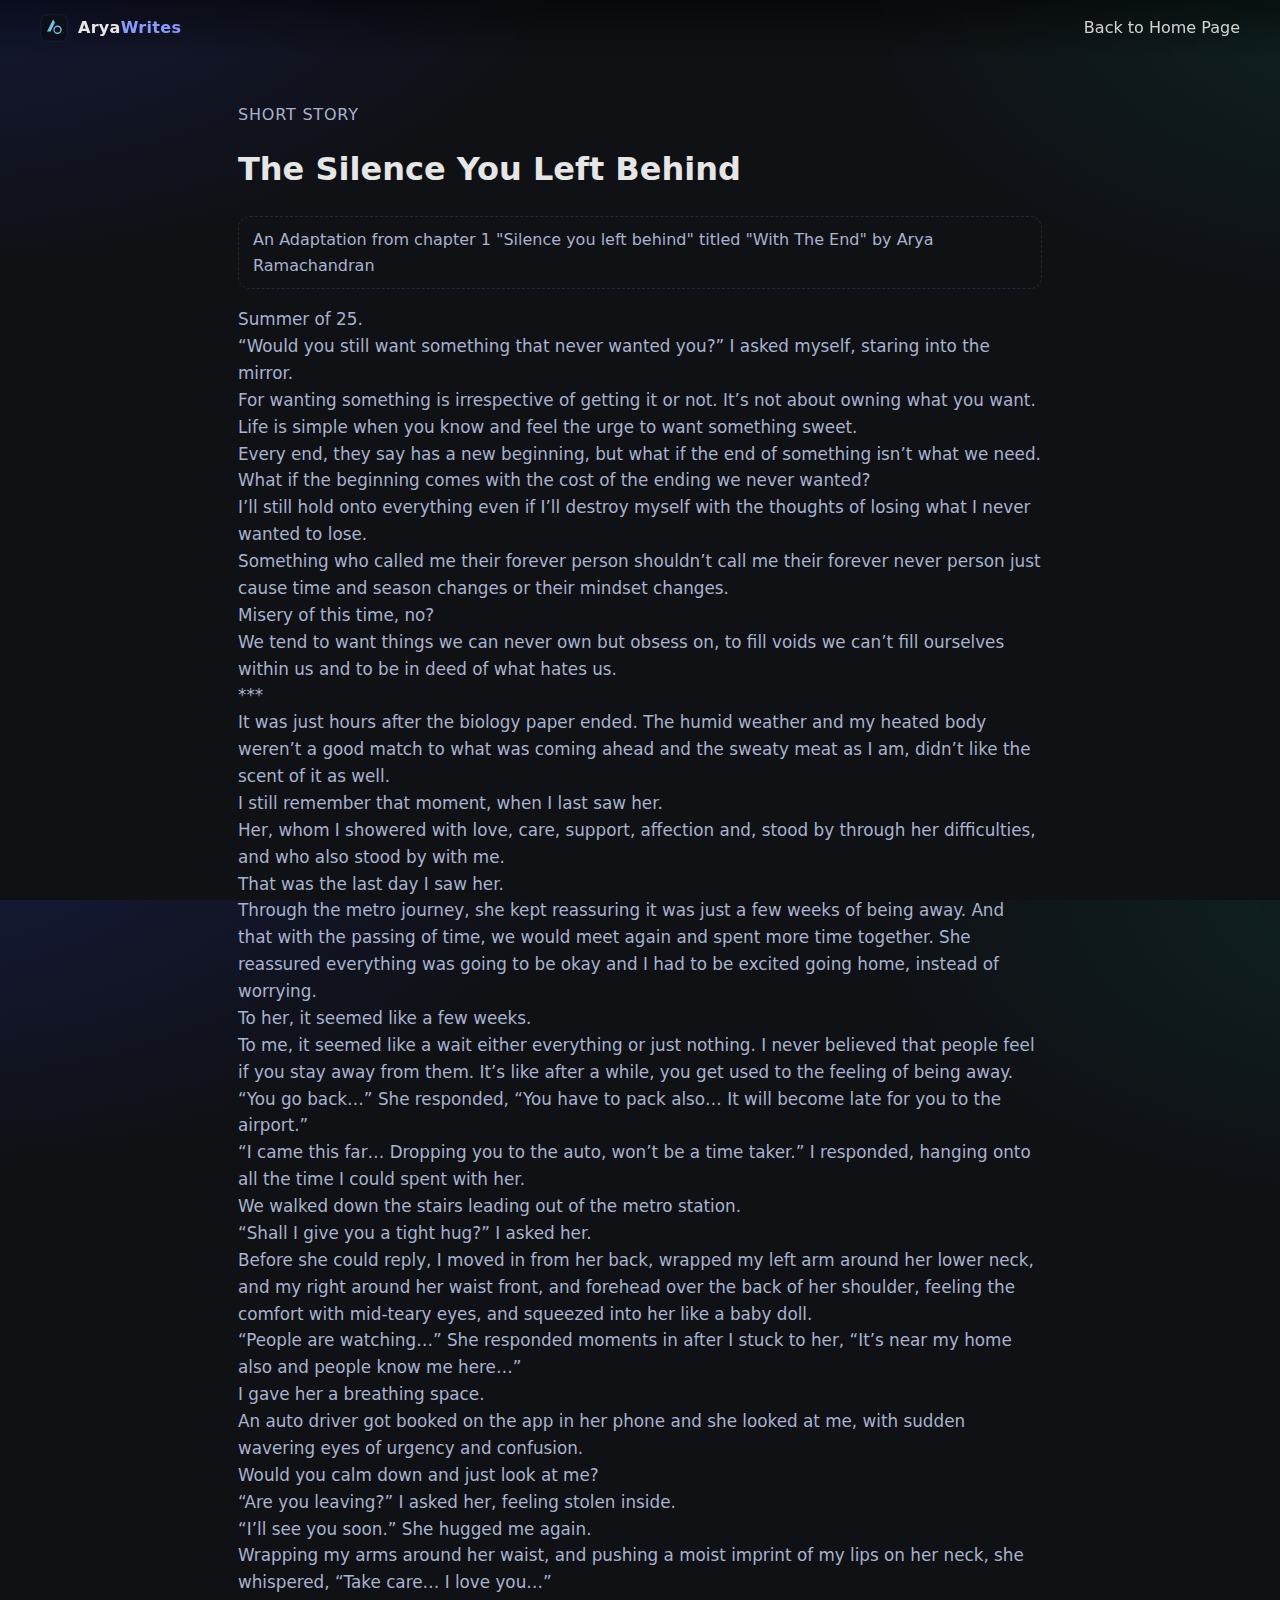
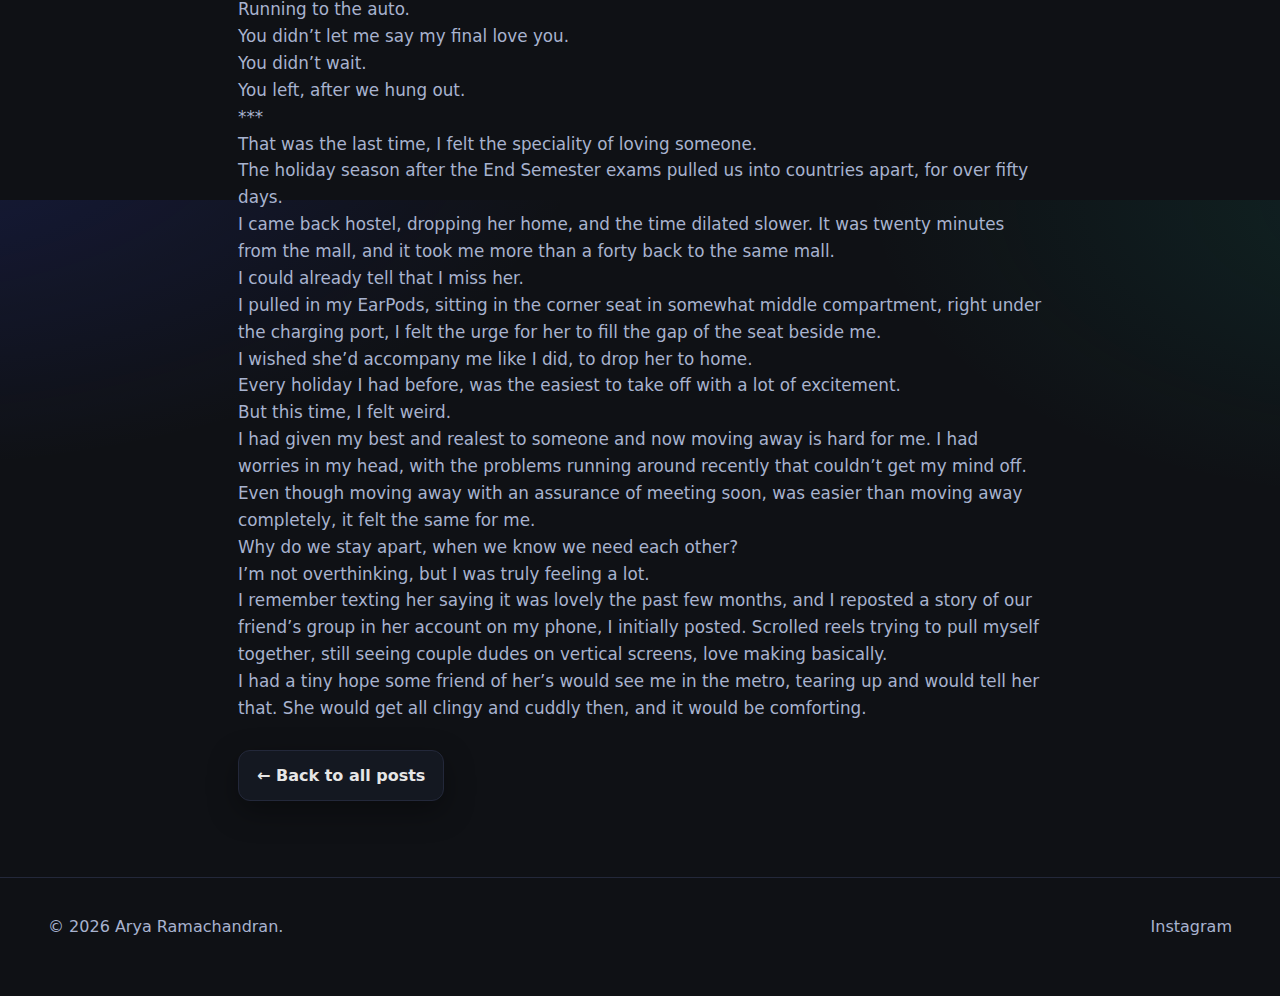
<file: posts/four-post.html>
<!DOCTYPE html>
<html lang="en">
<head>
  <meta charset="utf-8" />
  <meta name="viewport" content="width=device-width, initial-scale=1" />
  <title>The Silence you left behind - done on 11/09/2025 — Arya Ramachandran</title>
  <link rel="stylesheet" href="../assets/styles.css" />
  <link rel="icon" href="../assets/logo.svg">
  <meta name="description" content="A lightweight outlining approach that keeps room for discovery writing." />
</head>
<body>
  <header class="site-header">
    <a class="brand" href="../index.html"><img src="../assets/logo.svg" alt="" width="28" height="28" /><span>Arya<span class="accent">Writes</span></span></a>
    <nav class="site-nav">
      <a href="../index.html#blog">Back to Home Page</a>
    </nav>
  </header>

  <main class="blog-post" style="padding: 30px clamp(16px,5vw,48px) 60px; max-width: 900px; margin: 0 auto;">
    <p class="kicker" style="color: var(--muted); text-transform: uppercase; letter-spacing:.8px;">Short Story</p>
    <h1 style="margin-top:6px;">The Silence You Left Behind</h1>
    <div class="rating-strip" aria-label="Reader satisfaction indicator">
        An Adaptation from chapter 1 "Silence you left behind" titled "With The End" by Arya Ramachandran
    </div>
    <article class="prose" style="color: var(--muted); font-size: 1.05rem;">
      <p>Summer of 25.<br>
      “Would you still want something that never wanted you?” I asked myself, staring into the mirror.<br>
      For wanting something is irrespective of getting it or not. It’s not about owning what you want. Life is simple when you know and feel the urge to want something sweet.<br>
      Every end, they say has a new beginning, but what if the end of something isn’t what we need. What if the beginning comes with the cost of the ending we never wanted?<br>
      I’ll still hold onto everything even if I’ll destroy myself with the thoughts of losing what I never wanted to lose.<br>
      Something who called me their forever person shouldn’t call me their forever never person just cause time and season changes or their mindset changes.<br>
      Misery of this time, no?<br>
      We tend to want things we can never own but obsess on, to fill voids we can’t fill ourselves within us and to be in deed of what hates us.<br>
      ***<br>
      It was just hours after the biology paper ended. The humid weather and my heated body weren’t a good match to what was coming ahead and the sweaty meat as I am, didn’t like the scent of it as well.<br>
      I still remember that moment, when I last saw her.<br>
      Her, whom I showered with love, care, support, affection and, stood by through her difficulties, and who also stood by with me.<br>
      That was the last day I saw her.<br>
      Through the metro journey, she kept reassuring it was just a few weeks of being away. And that with the passing of time, we would meet again and spent more time together. She reassured everything was going to be okay and I had to be excited going home, instead of worrying.<br>
      To her, it seemed like a few weeks.<br>
      To me, it seemed like a wait either everything or just nothing. I never believed that people feel if you stay away from them. It’s like after a while, you get used to the feeling of being away.<br>
      “You go back…” She responded, “You have to pack also… It will become late for you to the airport.”<br>
      “I came this far… Dropping you to the auto, won’t be a time taker.” I responded, hanging onto all the time I could spent with her.<br>
      We walked down the stairs leading out of the metro station.<br>
      “Shall I give you a tight hug?” I asked her.<br>
      Before she could reply, I moved in from her back, wrapped my left arm around her lower neck, and my right around her waist front, and forehead over the back of her shoulder, feeling the comfort with mid-teary eyes, and squeezed into her like a baby doll.<br>
      “People are watching…” She responded moments in after I stuck to her, “It’s near my home also and people know me here…”<br>
      I gave her a breathing space.<br>
      An auto driver got booked on the app in her phone and she looked at me, with sudden wavering eyes of urgency and confusion.<br>
      Would you calm down and just look at me?<br>
      “Are you leaving?” I asked her, feeling stolen inside.<br>
      “I’ll see you soon.” She hugged me again.<br>
      Wrapping my arms around her waist, and pushing a moist imprint of my lips on her neck, she whispered, “Take care… I love you…”<br>
      Running to the auto.<br>
      You didn’t let me say my final love you.<br>
      You didn’t wait.<br>
      You left, after we hung out.<br>
      ***<br>
      That was the last time, I felt the speciality of loving someone.<br>
      The holiday season after the End Semester exams pulled us into countries apart, for over fifty days.<br>
      I came back hostel, dropping her home, and the time dilated slower. It was twenty minutes from the mall, and it took me more than a forty back to the same mall.<br>
      I could already tell that I miss her.<br>
      I pulled in my EarPods, sitting in the corner seat in somewhat middle compartment, right under the charging port, I felt the urge for her to fill the gap of the seat beside me.<br>
      I wished she’d accompany me like I did, to drop her to home.<br>
      Every holiday I had before, was the easiest to take off with a lot of excitement.<br>
      But this time, I felt weird.<br>
      I had given my best and realest to someone and now moving away is hard for me. I had worries in my head, with the problems running around recently that couldn’t get my mind off.<br>
      Even though moving away with an assurance of meeting soon, was easier than moving away completely, it felt the same for me.<br>
      Why do we stay apart, when we know we need each other?<br>
      I’m not overthinking, but I was truly feeling a lot.<br>
      I remember texting her saying it was lovely the past few months, and I reposted a story of our friend’s group in her account on my phone, I initially posted. Scrolled reels trying to pull myself together, still seeing couple dudes on vertical screens, love making basically.<br>
      I had a tiny hope some friend of her’s would see me in the metro, tearing up and would tell her that. She would get all clingy and cuddly then, and it would be comforting.<br>
      </p>
    </article>
    <p style="margin-top:28px;"><a class="btn btn-outline" href="../index.html#blog">← Back to all posts</a></p>
  </main>
  <footer class="site-footer">
    <p>© <span id="year"></span> Arya Ramachandran.</p>
    <div class="social">
      <a href="https://instagram.com/">Instagram</a>
    </div>
  </footer>
  <script>
    document.getElementById('year').textContent = new Date().getFullYear();
  </script>
</body>
</html>
</file>
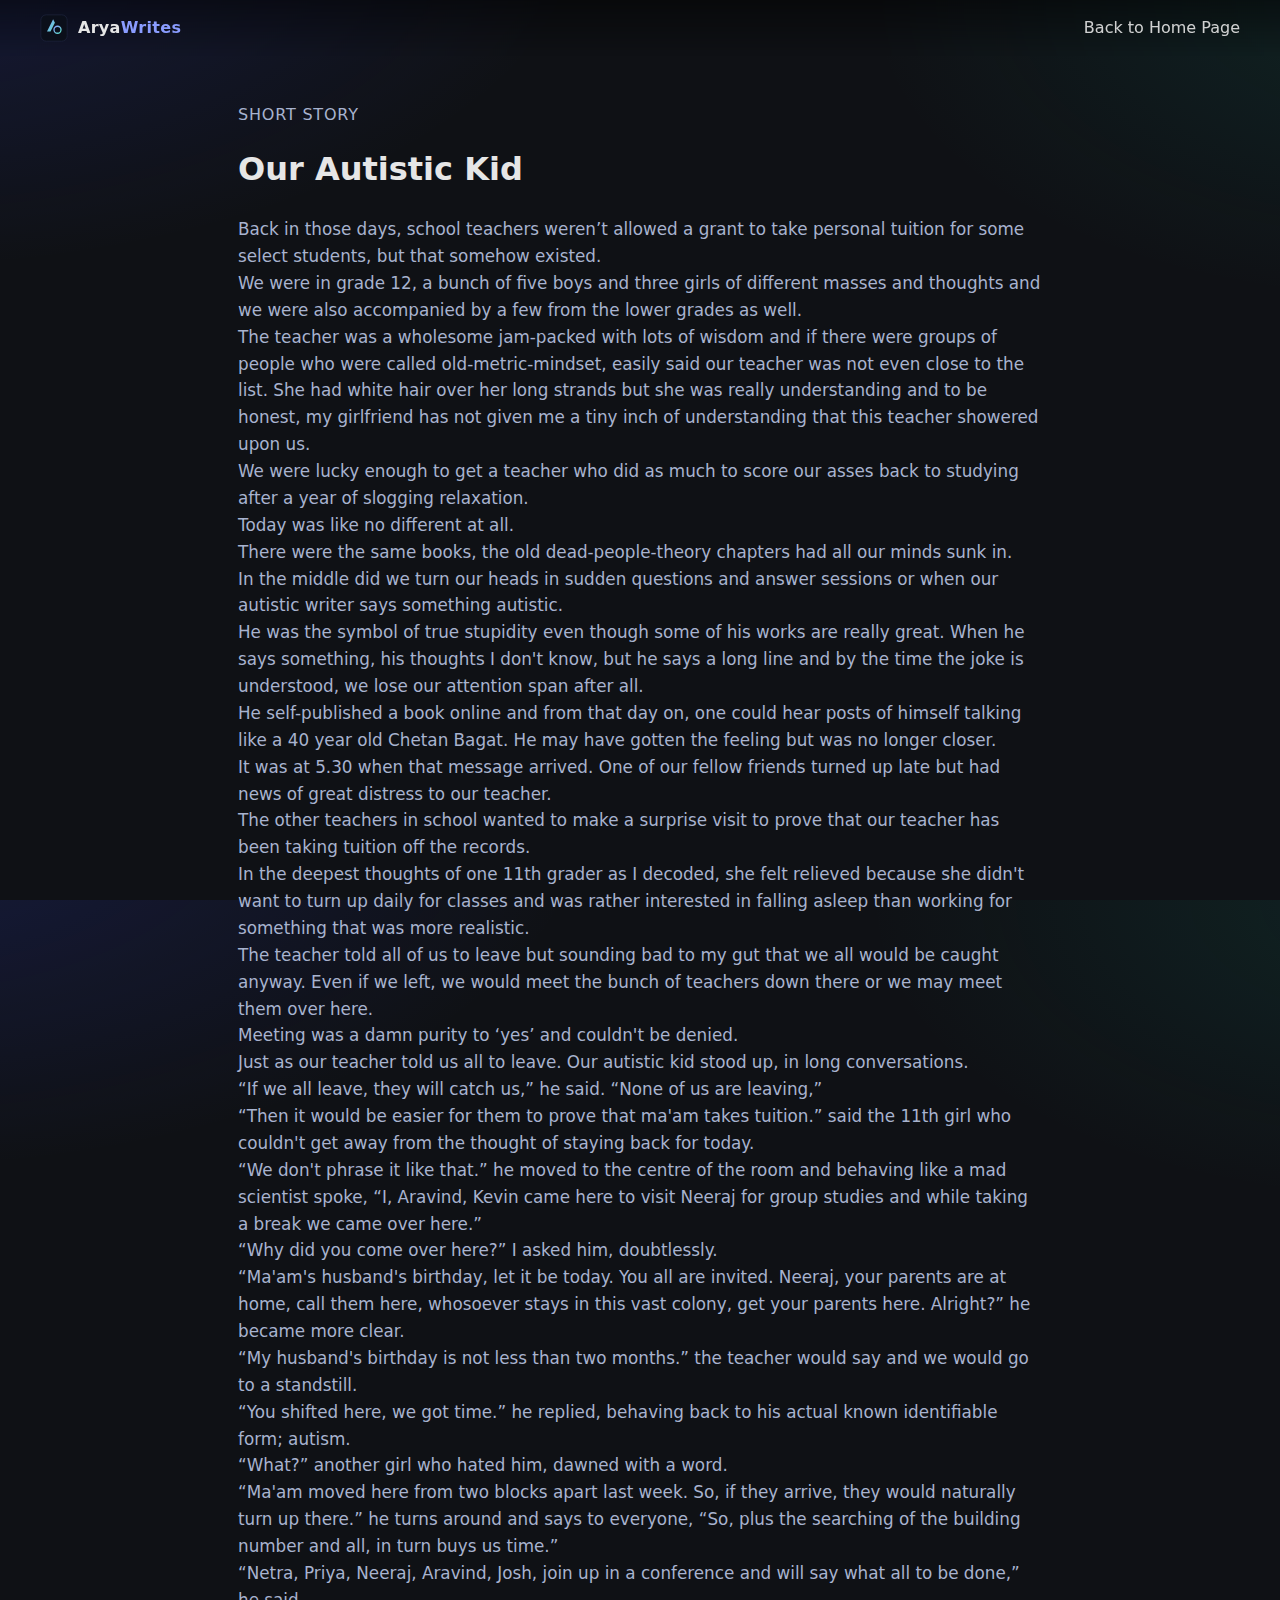
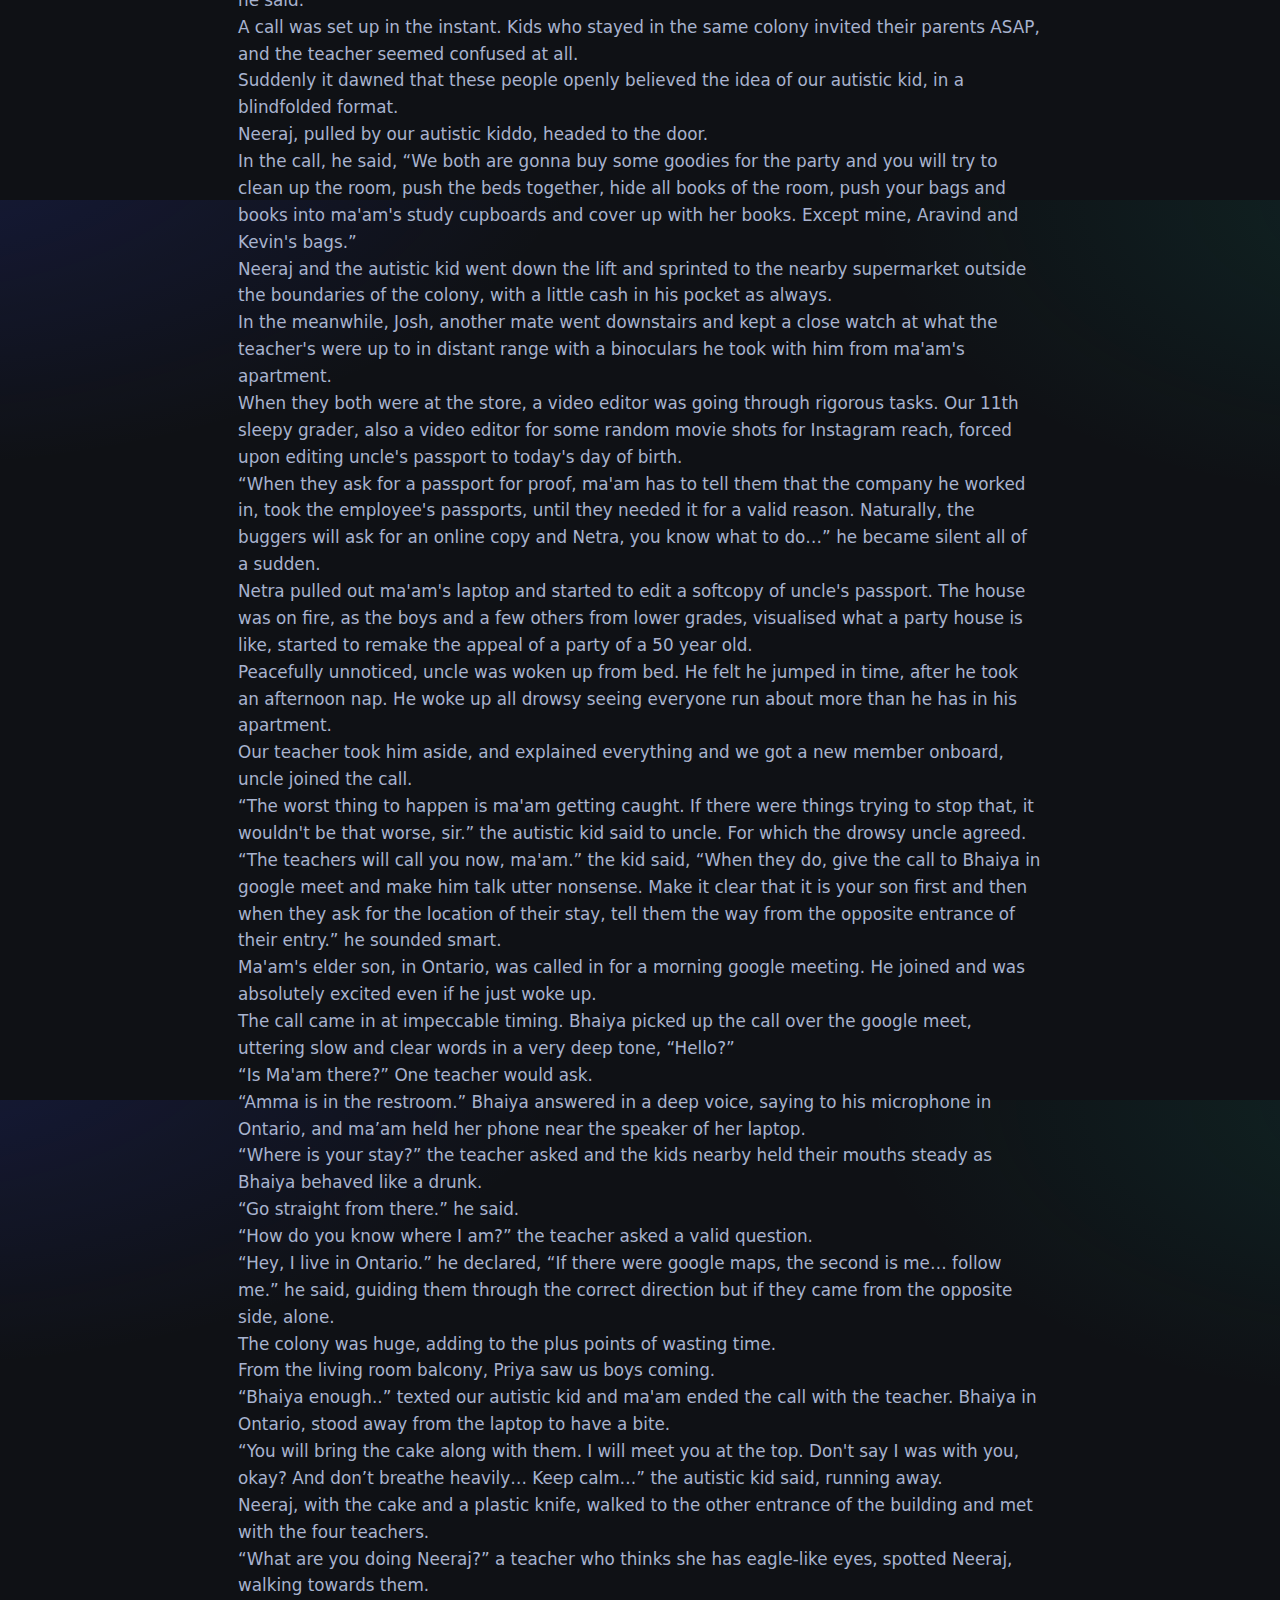
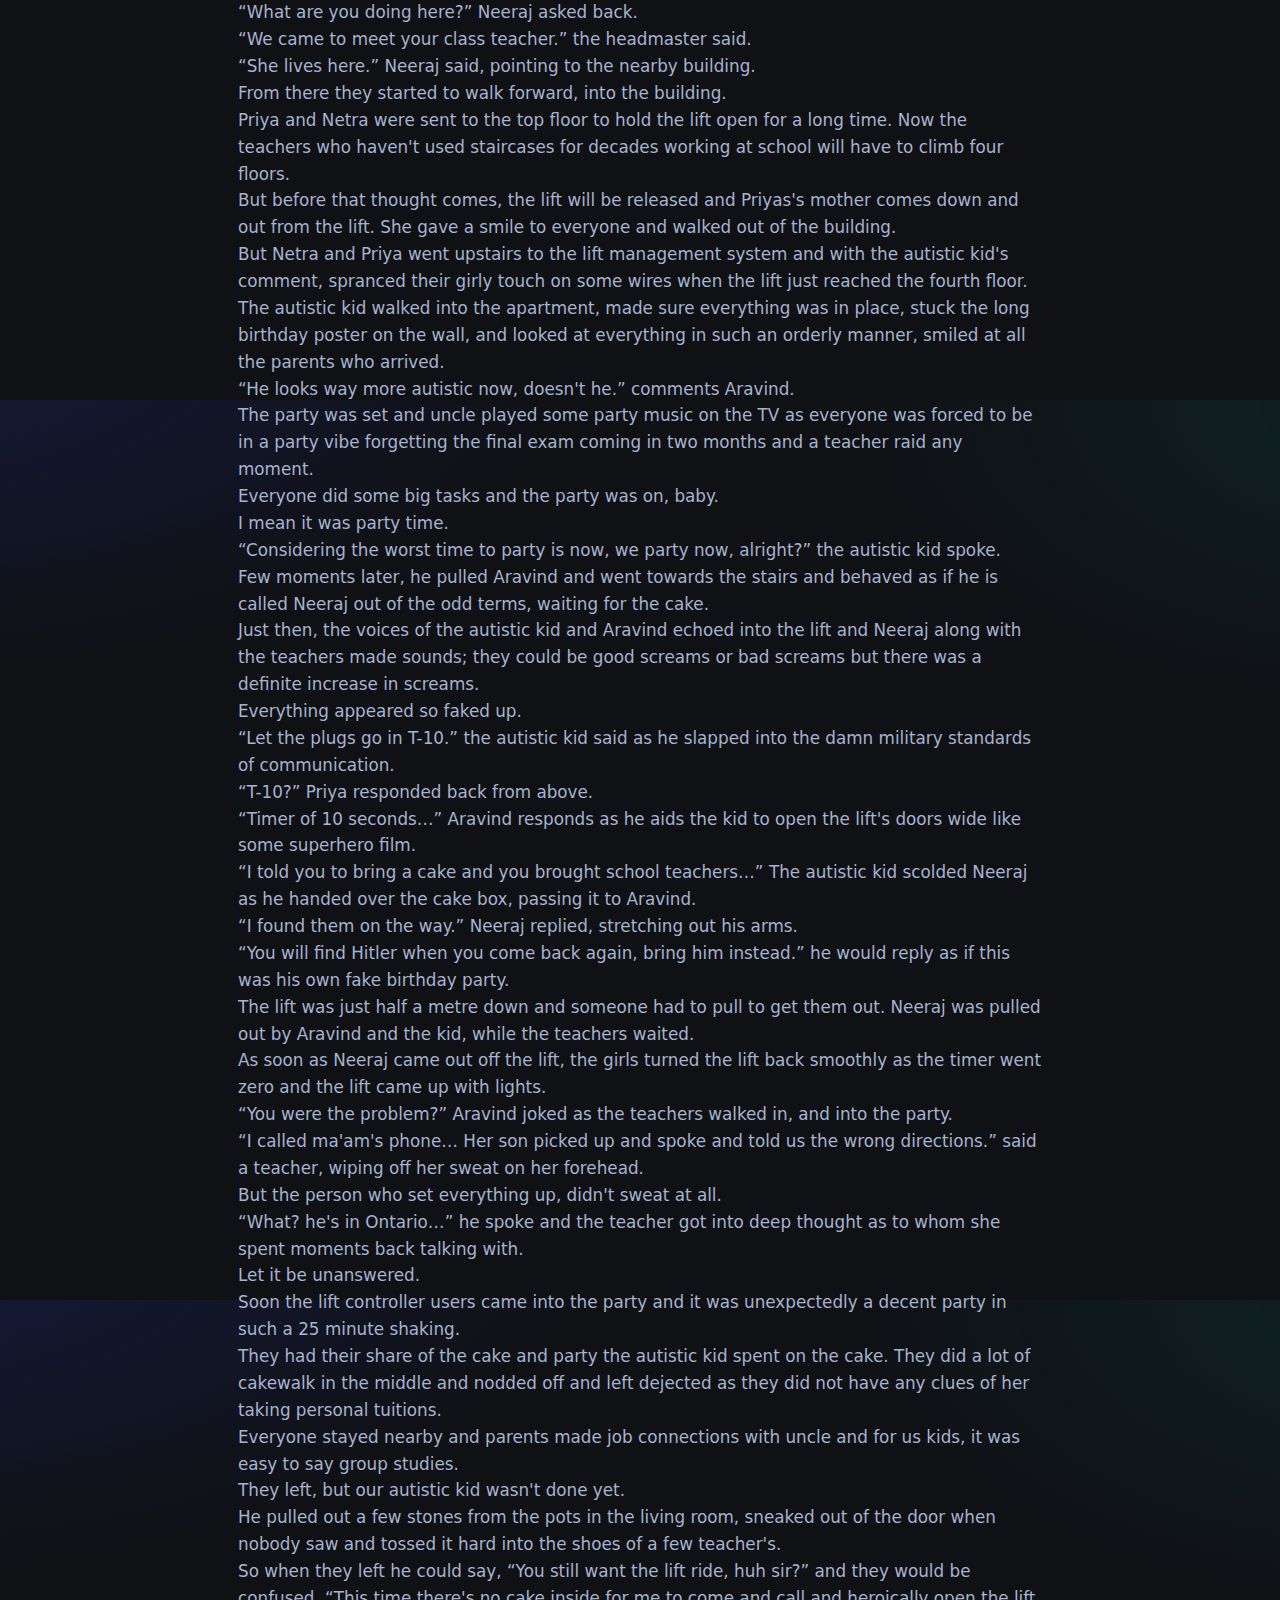
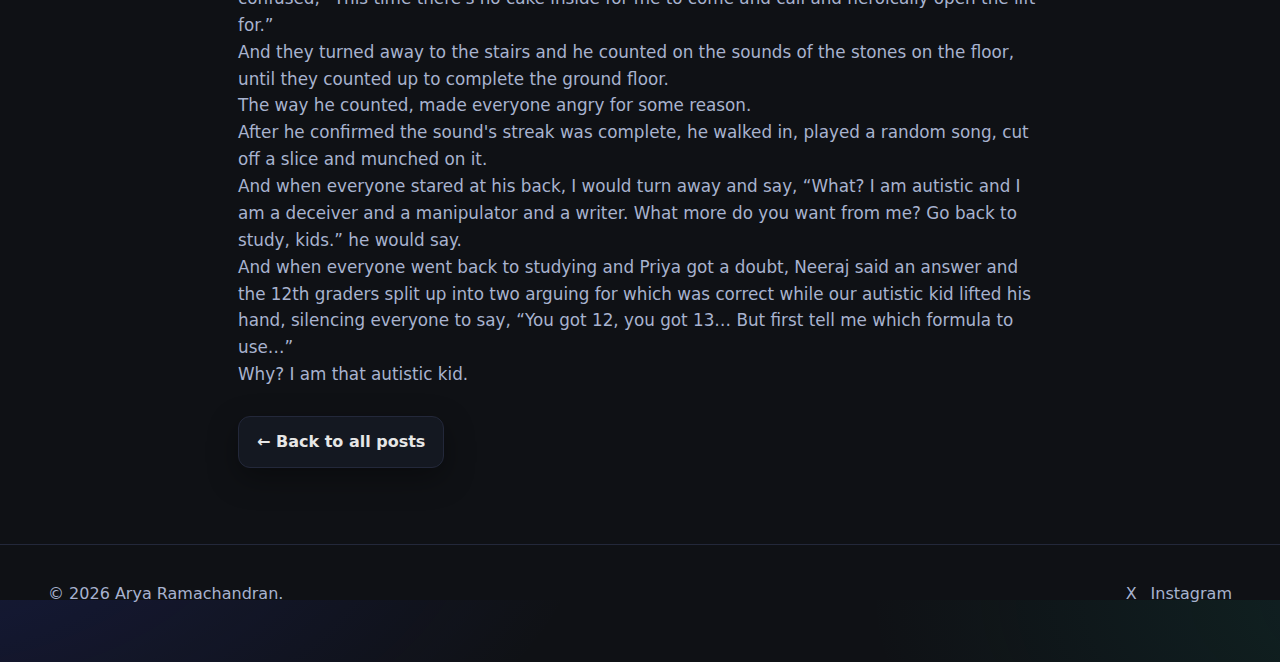
<file: posts/second-post.html>
<!DOCTYPE html>
<html lang="en">
<head>
  <meta charset="utf-8" />
  <meta name="viewport" content="width=device-width, initial-scale=1" />
  <title>Our Autistic Kid — Short Story — Arya Ramachandran</title>
  <link rel="stylesheet" href="../assets/styles.css" />
  <link rel="icon" href="../assets/logo.svg">
  <meta name="description" content="A lightweight outlining approach that keeps room for discovery writing." />
</head>
<body>
  <header class="site-header">
    <a class="brand" href="../index.html"><img src="../assets/logo.svg" alt="" width="28" height="28" /><span>Arya<span class="accent">Writes</span></span></a>
    <nav class="site-nav">
      <a href="../index.html#blog">Back to Home Page</a>
    </nav>
  </header>

  <main class="blog-post" style="padding: 30px clamp(16px,5vw,48px) 60px; max-width: 900px; margin: 0 auto;">
    <p class="kicker" style="color: var(--muted); text-transform: uppercase; letter-spacing:.8px;">Short Story</p>
    <h1 style="margin-top:6px;">Our Autistic Kid</h1>
    <article class="prose" style="color: var(--muted); font-size: 1.05rem;">
      <p>
        Back in those days, school teachers weren’t allowed a grant to take personal tuition for some select students, but that somehow existed.<br>
        We were in grade 12, a bunch of five boys and three girls of different masses and thoughts and we were also accompanied by a few from the lower grades as well.<br>
        The teacher was a wholesome jam-packed with lots of wisdom and if there were groups of people who were called old-metric-mindset, easily said our teacher was not even close to the list. She had white hair over her long strands but she was really understanding and to be honest, my girlfriend has not given me a tiny inch of understanding that this teacher showered upon us. <br>
        We were lucky enough to get a teacher who did as much to score our asses back to studying after a year of slogging relaxation.<br>
        Today was like no different at all.<br>
        There were the same books, the old dead-people-theory chapters had all our minds sunk in.<br>
        In the middle did we turn our heads in sudden questions and answer sessions or when our autistic writer says something autistic.<br>
        He was the symbol of true stupidity even though some of his works are really great. When he says something, his thoughts I don't know, but he says a long line and by the time the joke is understood, we lose our attention span after all.<br>
        He self-published a book online and from that day on, one could hear posts of himself talking like a 40 year old Chetan Bagat. He may have gotten the feeling but was no longer closer.<br>
        It was at 5.30 when that message arrived. One of our fellow friends turned up late but had news of great distress to our teacher.<br>
        The other teachers in school wanted to make a surprise visit to prove that our teacher has been taking tuition off the records.<br>
        In the deepest thoughts of one 11th grader as I decoded, she felt relieved because she didn't want to turn up daily for classes and was rather interested in falling asleep than working for something that was more realistic.<br>
        The teacher told all of us to leave but sounding bad to my gut that we all would be caught anyway. Even if we left, we would meet the bunch of teachers down there or we may meet them over here.<br>
        Meeting was a damn purity to ‘yes’ and couldn't be denied.<br>
        Just as our teacher told us all to leave. Our autistic kid stood up, in long conversations.<br>
        “If we all leave, they will catch us,” he said. “None of us are leaving,”<br>
        “Then it would be easier for them to prove that ma'am takes tuition.” said the 11th girl who couldn't get away from the thought of staying back for today.<br>
        “We don't phrase it like that.” he moved to the centre of the room and behaving like a mad scientist spoke, “I, Aravind, Kevin came here to visit Neeraj for group studies and while taking a break we came over here.”<br>
        “Why did you come over here?” I asked him, doubtlessly.<br>
        “Ma'am's husband's birthday, let it be today. You all are invited. Neeraj, your parents are at home, call them here, whosoever stays in this vast colony, get your parents here. Alright?” he became more clear.<br>
        “My husband's birthday is not less than two months.” the teacher would say and we would go to a standstill.<br>
        “You shifted here, we got time.” he replied, behaving back to his actual known identifiable form; autism.<br>
        “What?” another girl who hated him, dawned with a word.<br>
        “Ma'am moved here from two blocks apart last week. So, if they arrive, they would naturally turn up there.” he turns around and says to everyone, “So, plus the searching of the building number and all, in turn buys us time.”<br>
        “Netra, Priya, Neeraj, Aravind, Josh, join up in a conference and will say what all to be done,” he said.<br>
        A call was set up in the instant. Kids who stayed in the same colony invited their parents ASAP, and the teacher seemed confused at all.<br>
        Suddenly it dawned that these people openly believed the idea of our autistic kid, in a blindfolded format.<br>
        Neeraj, pulled by our autistic kiddo, headed to the door.<br>
        In the call, he said, “We both are gonna buy some goodies for the party and you will try to clean up the room, push the beds together, hide all books of the room, push your bags and books into ma'am's study cupboards and cover up with her books. Except mine, Aravind and Kevin's bags.”<br>
        Neeraj and the autistic kid went down the lift and sprinted to the nearby supermarket outside the boundaries of the colony, with a little cash in his pocket as always.<br>
        In the meanwhile, Josh, another mate went downstairs and kept a close watch at what the teacher's were up to in distant range with a binoculars he took with him from ma'am's apartment.<br>
        When they both were at the store, a video editor was going through rigorous tasks. Our 11th sleepy grader, also a video editor for some random movie shots for Instagram reach, forced upon editing uncle's passport to today's day of birth.<br>
        “When they ask for a passport for proof, ma'am has to tell them that the company he worked in, took the employee's passports, until they needed it for a valid reason. Naturally, the buggers will ask for an online copy and Netra, you know what to do…” he became silent all of a sudden.<br>
        Netra pulled out ma'am's laptop and started to edit a softcopy of uncle's passport. The house was on fire, as the boys and a few others from lower grades, visualised what a party house is like, started to remake the appeal of a party of a 50 year old.<br>
        Peacefully unnoticed, uncle was woken up from bed. He felt he jumped in time, after he took an afternoon nap. He woke up all drowsy seeing everyone run about more than he has in his apartment.<br>
        Our teacher took him aside, and explained everything and we got a new member onboard, uncle joined the call.<br>
        “The worst thing to happen is ma'am getting caught. If there were things trying to stop that, it wouldn't be that worse, sir.” the autistic kid said to uncle. For which the drowsy uncle agreed.<br>
        “The teachers will call you now, ma'am.” the kid said, “When they do, give the call to Bhaiya in google meet and make him talk utter nonsense. Make it clear that it is your son first and then when they ask for the location of their stay, tell them the way from the opposite entrance of their entry.” he sounded smart.<br>
        Ma'am's elder son, in Ontario, was called in for a morning google meeting. He joined and was absolutely excited even if he just woke up.<br>
        The call came in at impeccable timing. Bhaiya picked up the call over the google meet, uttering slow and clear words in a very deep tone, “Hello?”<br>
        “Is Ma'am there?” One teacher would ask.<br>
        “Amma is in the restroom.” Bhaiya answered in a deep voice, saying to his microphone in Ontario, and ma’am held her phone near the speaker of her laptop.<br>
        “Where is your stay?” the teacher asked and the kids nearby held their mouths steady as Bhaiya behaved like a drunk.<br>
        “Go straight from there.” he said.<br>
        “How do you know where I am?” the teacher asked a valid question.<br>
        “Hey, I live in Ontario.” he declared, “If there were google maps, the second is me… follow me.” he said, guiding them through the correct direction but if they came from the opposite side, alone.<br>
        The colony was huge, adding to the plus points of wasting time.<br>
        From the living room balcony, Priya saw us boys coming.<br>
        “Bhaiya enough..” texted our autistic kid and ma'am ended the call with the teacher. Bhaiya in Ontario, stood away from the laptop to have a bite.<br>
        “You will bring the cake along with them. I will meet you at the top. Don't say I was with you, okay? And don’t breathe heavily… Keep calm…” the autistic kid said, running away.<br>
        Neeraj, with the cake and a plastic knife, walked to the other entrance of the building and met with the four teachers.<br>
        “What are you doing Neeraj?” a teacher who thinks she has eagle-like eyes, spotted Neeraj, walking towards them.<br>
        “What are you doing here?” Neeraj asked back.<br>
        “We came to meet your class teacher.” the headmaster said.<br>
        “She lives here.” Neeraj said, pointing to the nearby building.<br>
        From there they started to walk forward, into the building.<br>
        Priya and Netra were sent to the top floor to hold the lift open for a long time. Now the teachers who haven't used staircases for decades working at school will have to climb four floors.<br>
        But before that thought comes, the lift will be released and Priyas's mother comes down and out from the lift. She gave a smile to everyone and walked out of the building.<br>
        But Netra and Priya went upstairs to the lift management system and with the autistic kid's comment, spranced their girly touch on some wires when the lift just reached the fourth floor.<br>
        The autistic kid walked into the apartment, made sure everything was in place, stuck the long birthday poster on the wall, and looked at everything in such an orderly manner, smiled at all the parents who arrived.<br>
        “He looks way more autistic now, doesn't he.” comments Aravind.<br>
        The party was set and uncle played some party music on the TV as everyone was forced to be in a party vibe forgetting the final exam coming in two months and a teacher raid any moment.<br>
        Everyone did some big tasks and the party was on, baby.<br>
        I mean it was party time.<br>
        “Considering the worst time to party is now, we party now, alright?” the autistic kid spoke.<br>
        Few moments later, he pulled Aravind and went towards the stairs and behaved as if he is called Neeraj out of the odd terms, waiting for the cake.<br>
        Just then, the voices of the autistic kid and Aravind echoed into the lift and Neeraj along with the teachers made sounds; they could be good screams or bad screams but there was a definite increase in screams.<br>
        Everything appeared so faked up.<br>
        “Let the plugs go in T-10.” the autistic kid said as he slapped into the damn military standards of communication.<br>
        “T-10?” Priya responded back from above.<br>
        “Timer of 10 seconds…” Aravind responds as he aids the kid to open the lift's doors wide like some superhero film.<br>
        “I told you to bring a cake and you brought school teachers…” The autistic kid scolded Neeraj as he handed over the cake box, passing it to Aravind.<br>
        “I found them on the way.” Neeraj replied, stretching out his arms.<br>
        “You will find Hitler when you come back again, bring him instead.” he would reply as if this was his own fake birthday party.<br>
        The lift was just half a metre down and someone had to pull to get them out. Neeraj was pulled out by Aravind and the kid, while the teachers waited.<br>
        As soon as Neeraj came out off the lift, the girls turned the lift back smoothly as the timer went zero and the lift came up with lights.<br>
        “You were the problem?” Aravind joked as the teachers walked in, and into the party.<br>
        “I called ma'am's phone… Her son picked up and spoke and told us the wrong directions.” said a teacher, wiping off her sweat on her forehead.<br>
        But the person who set everything up, didn't sweat at all.<br>
        “What? he's in Ontario…” he spoke and the teacher got into deep thought as to whom she spent moments back talking with.<br>
        Let it be unanswered.<br>
        Soon the lift controller users came into the party and it was unexpectedly a decent party in such a 25 minute shaking.<br>
        They had their share of the cake and party the autistic kid spent on the cake. They did a lot of cakewalk in the middle and nodded off and left dejected as they did not have any clues of her taking personal tuitions.<br>
        Everyone stayed nearby and parents made job connections with uncle and for us kids, it was easy to say group studies.<br>
        They left, but our autistic kid wasn't done yet.<br>
        He pulled out a few stones from the pots in the living room, sneaked out of the door when nobody saw and tossed it hard into the shoes of a few teacher's.<br>
        So when they left he could say, “You still want the lift ride, huh sir?” and they would be confused, “This time there's no cake inside for me to come and call and heroically open the lift for.”<br>
        And they turned away to the stairs and he counted on the sounds of the stones on the floor, until they counted up to complete the ground floor.<br>
        The way he counted, made everyone angry for some reason.<br>
        After he confirmed the sound's streak was complete, he walked in, played a random song, cut off a slice and munched on it.<br>
        And when everyone stared at his back, I would turn away and say, “What? I am autistic and I am a deceiver and a manipulator and a writer. What more do you want from me? Go back to study, kids.” he would say.<br>
        And when everyone went back to studying and Priya got a doubt, Neeraj said an answer and the 12th graders split up into two arguing for which was correct while our autistic kid lifted his hand, silencing everyone to say, “You got 12, you got 13… But first tell me which formula to use…”<br>
        Why? I am that autistic kid.
      </p>
    </article>
    <p style="margin-top:28px;"><a class="btn btn-outline" href="../index.html#blog">← Back to all posts</a></p>
  </main>

  <footer class="site-footer">
    <p>© <span id="year"></span> Arya Ramachandran.</p>
    <div class="social">
      <a href="https://x.com/">X</a>
      <a href="https://instagram.com/">Instagram</a>
    </div>
  </footer>
  <script>
    document.getElementById('year').textContent = new Date().getFullYear();
  </script>
</body>
</html>
</file>
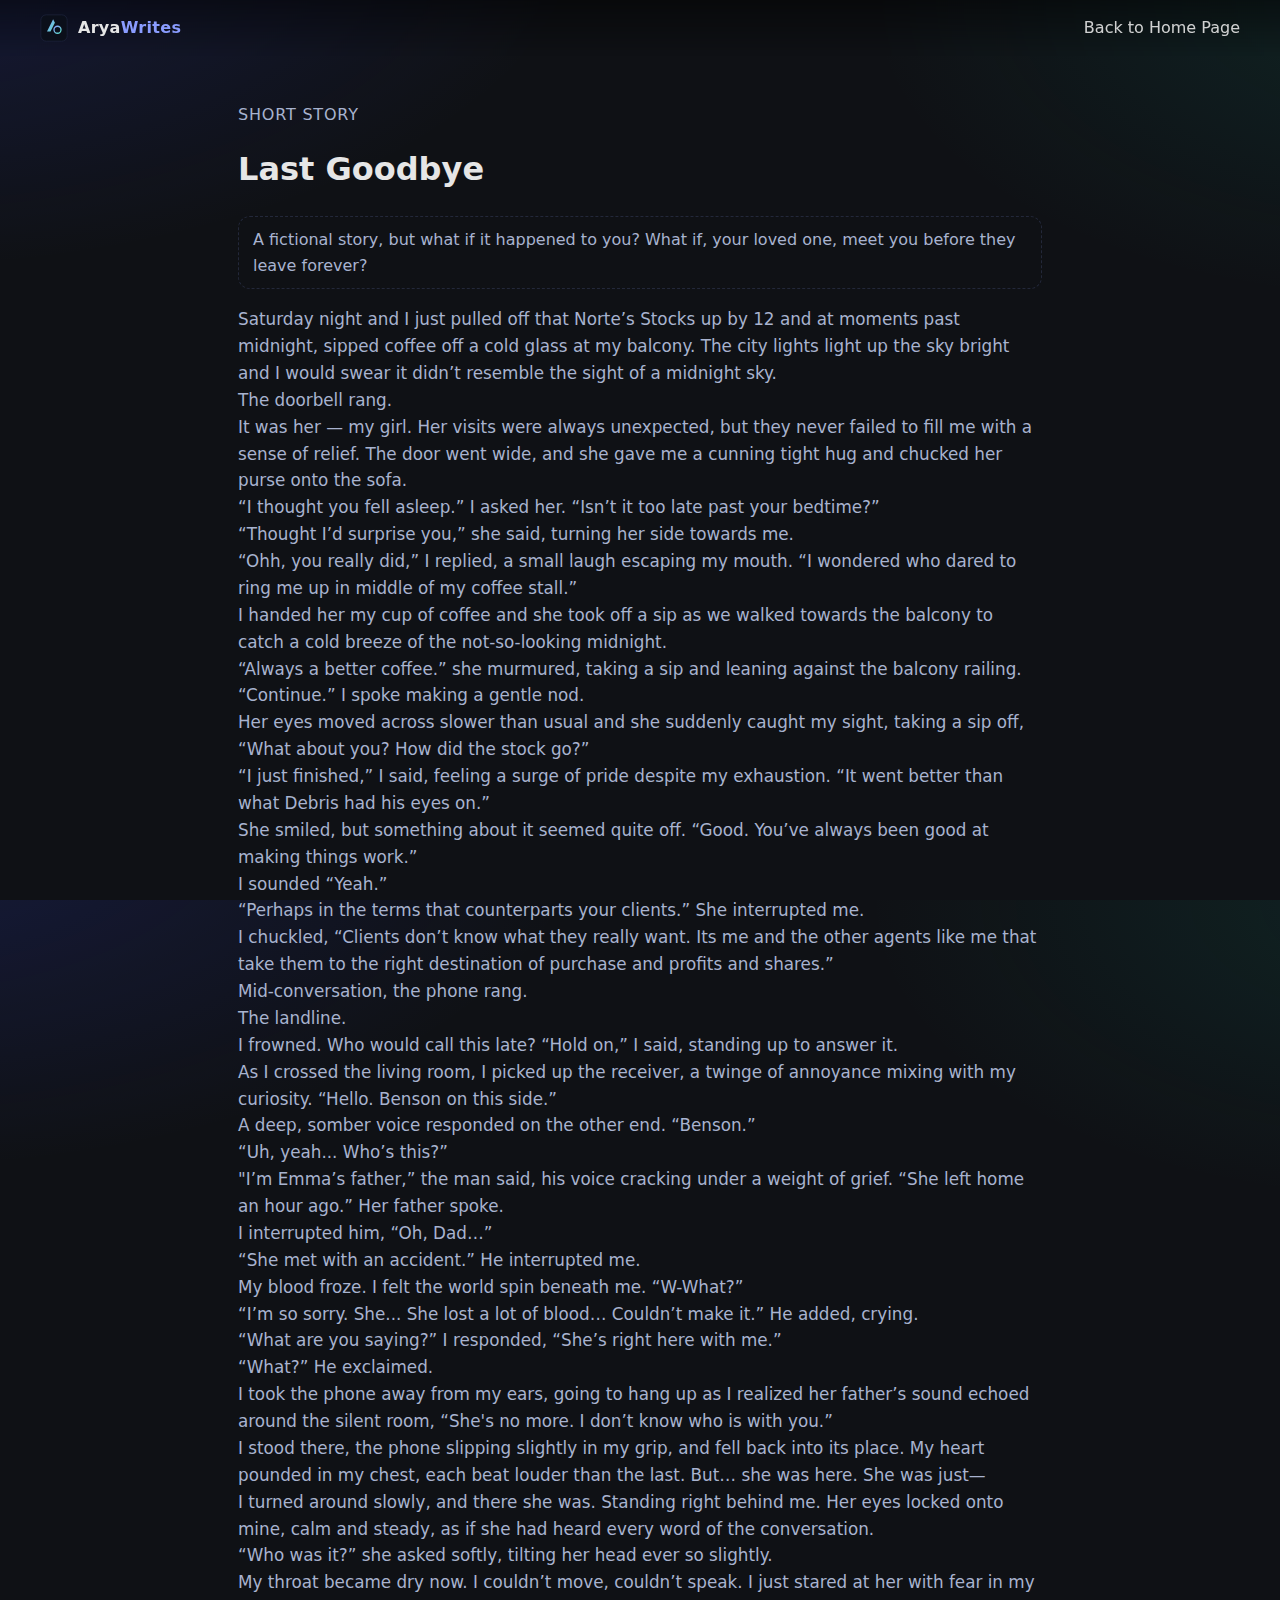
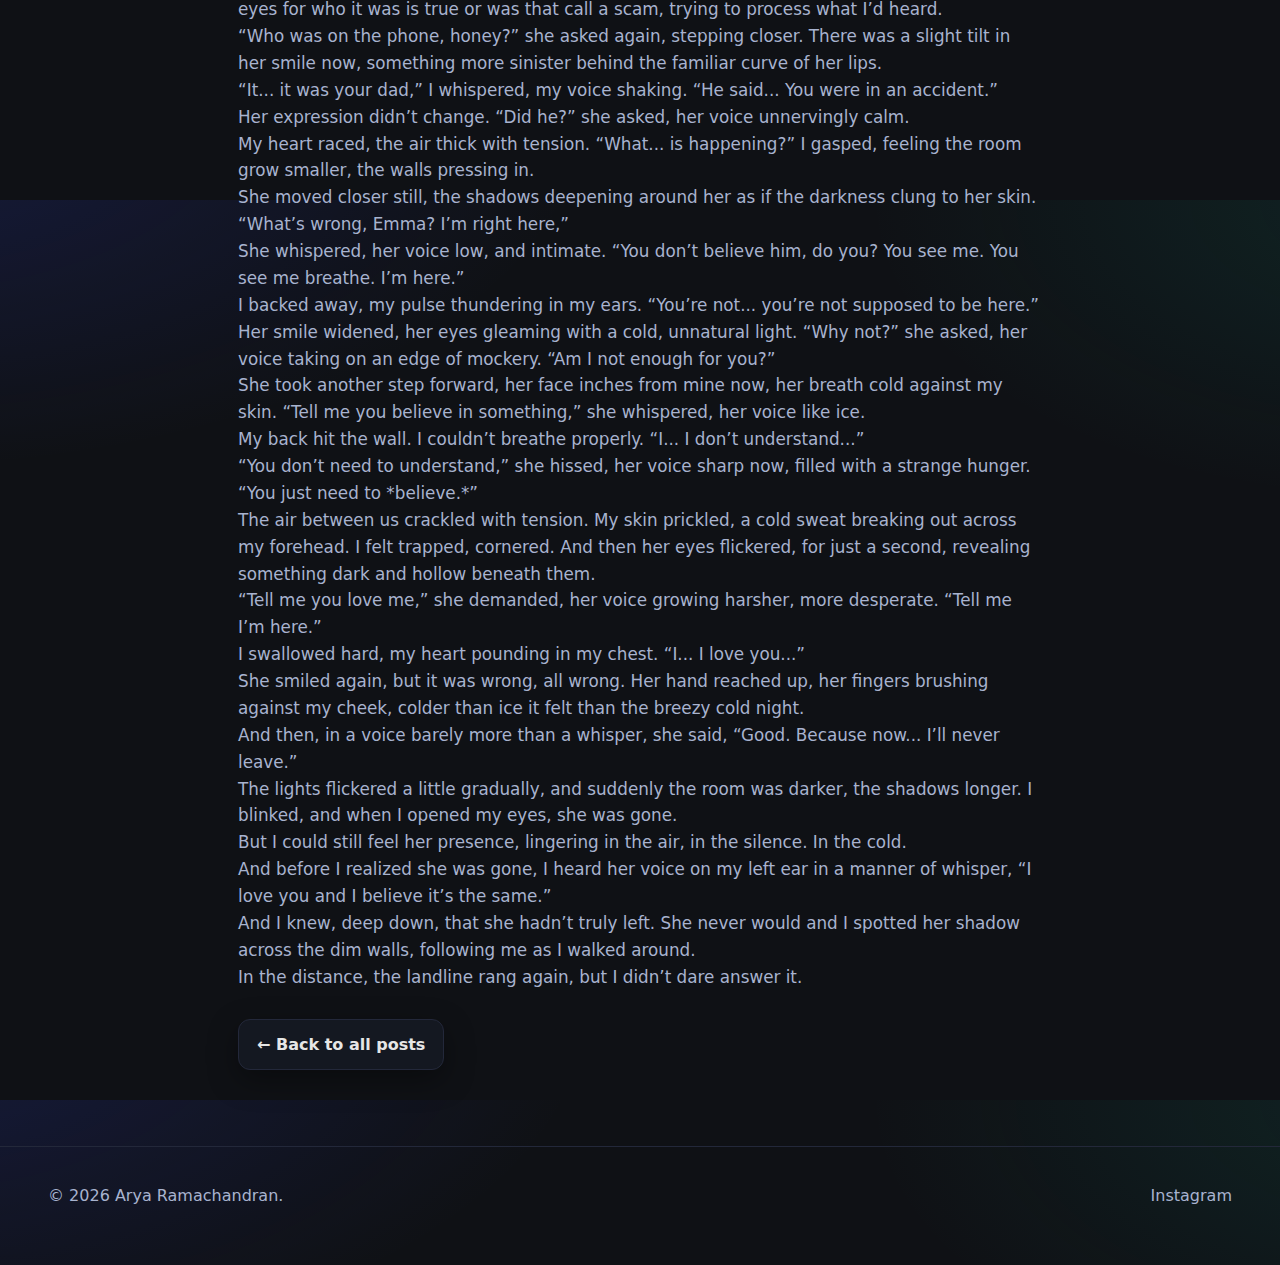
<file: posts/six-post.html>
<!DOCTYPE html>
<html lang="en">
<head>
  <meta charset="utf-8" />
  <meta name="viewport" content="width=device-width, initial-scale=1" />
  <title>Disappearing Act - done on 10/11/2025 — Arya Ramachandran</title>
  <link rel="stylesheet" href="../assets/styles.css" />
  <link rel="icon" href="../assets/logo.svg">
  <meta name="description" content="A lightweight outlining approach that keeps room for discovery writing." />
</head>
<body>
  <header class="site-header">
    <a class="brand" href="../index.html"><img src="../assets/logo.svg" alt="" width="28" height="28" /><span>Arya<span class="accent">Writes</span></span></a>
    <nav class="site-nav">
      <a href="../index.html#blog">Back to Home Page</a>
    </nav>
  </header>

  <main class="blog-post" style="padding: 30px clamp(16px,5vw,48px) 60px; max-width: 900px; margin: 0 auto;">
    <p class="kicker" style="color: var(--muted); text-transform: uppercase; letter-spacing:.8px;">Short Story</p>
    <h1 style="margin-top:6px;">Last Goodbye</h1>
    <div class="rating-strip" aria-label="Reader satisfaction indicator">
        A fictional story, but what if it happened to you? What if, your loved one, meet you before they leave forever?
    </div>
    <article class="prose" style="color: var(--muted); font-size: 1.05rem;">
      <p>
        Saturday night and I just pulled off that Norte’s Stocks up by 12 and at moments past midnight, sipped coffee off a cold glass at my balcony. The city lights light up the sky bright and I would swear it didn’t resemble the sight of a midnight sky.<br>
        The doorbell rang.<br>
        It was her — my girl. Her visits were always unexpected, but they never failed to fill me with a sense of relief. The door went wide, and she gave me a cunning tight hug and chucked her purse onto the sofa.<br>
        “I thought you fell asleep.” I asked her. “Isn’t it too late past your bedtime?”<br>
        “Thought I’d surprise you,” she said, turning her side towards me.<br>
        “Ohh, you really did,” I replied, a small laugh escaping my mouth. “I wondered who dared to ring me up in middle of my coffee stall.”<br>
        I handed her my cup of coffee and she took off a sip as we walked towards the balcony to catch a cold breeze of the not-so-looking midnight.<br>
        “Always a better coffee.” she murmured, taking a sip and leaning against the balcony railing.<br>
        “Continue.” I spoke making a gentle nod.<br>
        Her eyes moved across slower than usual and she suddenly caught my sight, taking a sip off, “What about you? How did the stock go?”<br>
        “I just finished,” I said, feeling a surge of pride despite my exhaustion. “It went better than what Debris had his eyes on.”<br>
        She smiled, but something about it seemed quite off. “Good. You’ve always been good at making things work.”<br>
        I sounded “Yeah.”<br>
        “Perhaps in the terms that counterparts your clients.” She interrupted me.<br>
        I chuckled, “Clients don’t know what they really want. Its me and the other agents like me that take them to the right destination of purchase and profits and shares.”<br>
        Mid-conversation, the phone rang.<br>
        The landline.<br>
        I frowned. Who would call this late? “Hold on,” I said, standing up to answer it.<br>
        As I crossed the living room, I picked up the receiver, a twinge of annoyance mixing with my curiosity. “Hello. Benson on this side.”<br>
        A deep, somber voice responded on the other end. “Benson.”<br>
        “Uh, yeah... Who’s this?”<br>
        "I’m Emma’s father,” the man said, his voice cracking under a weight of grief. “She left home an hour ago.” Her father spoke.<br>
        I interrupted him, “Oh, Dad…”<br>
        “She met with an accident.” He interrupted me.<br>
        My blood froze. I felt the world spin beneath me. “W-What?”<br>
        “I’m so sorry. She... She lost a lot of blood… Couldn’t make it.” He added, crying.<br>
        “What are you saying?” I responded, “She’s right here with me.”<br>
        “What?” He exclaimed.<br>
        I took the phone away from my ears, going to hang up as I realized her father’s sound echoed around the silent room, “She's no more. I don’t know who is with you.”<br>
        I stood there, the phone slipping slightly in my grip, and fell back into its place. My heart pounded in my chest, each beat louder than the last. But… she was here. She was just—<br>
        I turned around slowly, and there she was. Standing right behind me. Her eyes locked onto mine, calm and steady, as if she had heard every word of the conversation.<br>
        “Who was it?” she asked softly, tilting her head ever so slightly.<br>
        My throat became dry now. I couldn’t move, couldn’t speak. I just stared at her with fear in my eyes for who it was is true or was that call a scam, trying to process what I’d heard.<br>
        “Who was on the phone, honey?” she asked again, stepping closer. There was a slight tilt in her smile now, something more sinister behind the familiar curve of her lips.<br>
        “It... it was your dad,” I whispered, my voice shaking. “He said... You were in an accident.”<br>
        Her expression didn’t change. “Did he?” she asked, her voice unnervingly calm.<br>
        My heart raced, the air thick with tension. “What... is happening?” I gasped, feeling the room grow smaller, the walls pressing in.<br>
        She moved closer still, the shadows deepening around her as if the darkness clung to her skin. “What’s wrong, Emma? I’m right here,”<br>
        She whispered, her voice low, and intimate. “You don’t believe him, do you? You see me. You see me breathe. I’m here.”<br>
        I backed away, my pulse thundering in my ears. “You’re not... you’re not supposed to be here.”<br>
        Her smile widened, her eyes gleaming with a cold, unnatural light. “Why not?” she asked, her voice taking on an edge of mockery. “Am I not enough for you?”<br>
        She took another step forward, her face inches from mine now, her breath cold against my skin. “Tell me you believe in something,” she whispered, her voice like ice.<br>
        My back hit the wall. I couldn’t breathe properly. “I... I don’t understand...”<br>
        “You don’t need to understand,” she hissed, her voice sharp now, filled with a strange hunger. “You just need to *believe.*”<br>
        The air between us crackled with tension. My skin prickled, a cold sweat breaking out across my forehead. I felt trapped, cornered. And then her eyes flickered, for just a second, revealing something dark and hollow beneath them.<br>
        “Tell me you love me,” she demanded, her voice growing harsher, more desperate. “Tell me I’m here.”<br>
        I swallowed hard, my heart pounding in my chest. “I... I love you...”<br>
        She smiled again, but it was wrong, all wrong. Her hand reached up, her fingers brushing against my cheek, colder than ice it felt than the breezy cold night.<br>
        And then, in a voice barely more than a whisper, she said, “Good. Because now... I’ll never leave.”<br>
        The lights flickered a little gradually, and suddenly the room was darker, the shadows longer. I blinked, and when I opened my eyes, she was gone.<br>
        But I could still feel her presence, lingering in the air, in the silence. In the cold.<br>
        And before I realized she was gone, I heard her voice on my left ear in a manner of whisper, “I love you and I believe it’s the same.”<br>
        And I knew, deep down, that she hadn’t truly left. She never would and I spotted her shadow across the dim walls, following me as I walked around.<br>
        In the distance, the landline rang again, but I didn’t dare answer it.<br>
      </p>
    </article>
    <p style="margin-top:28px;"><a class="btn btn-outline" href="../index.html#blog">← Back to all posts</a></p>
  </main>
  <footer class="site-footer">
    <p>© <span id="year"></span> Arya Ramachandran.</p>
    <div class="social">
      <a href="https://instagram.com/">Instagram</a>
    </div>
  </footer>
  <script>
    document.getElementById('year').textContent = new Date().getFullYear();
  </script>
</body>
</html>
</file>
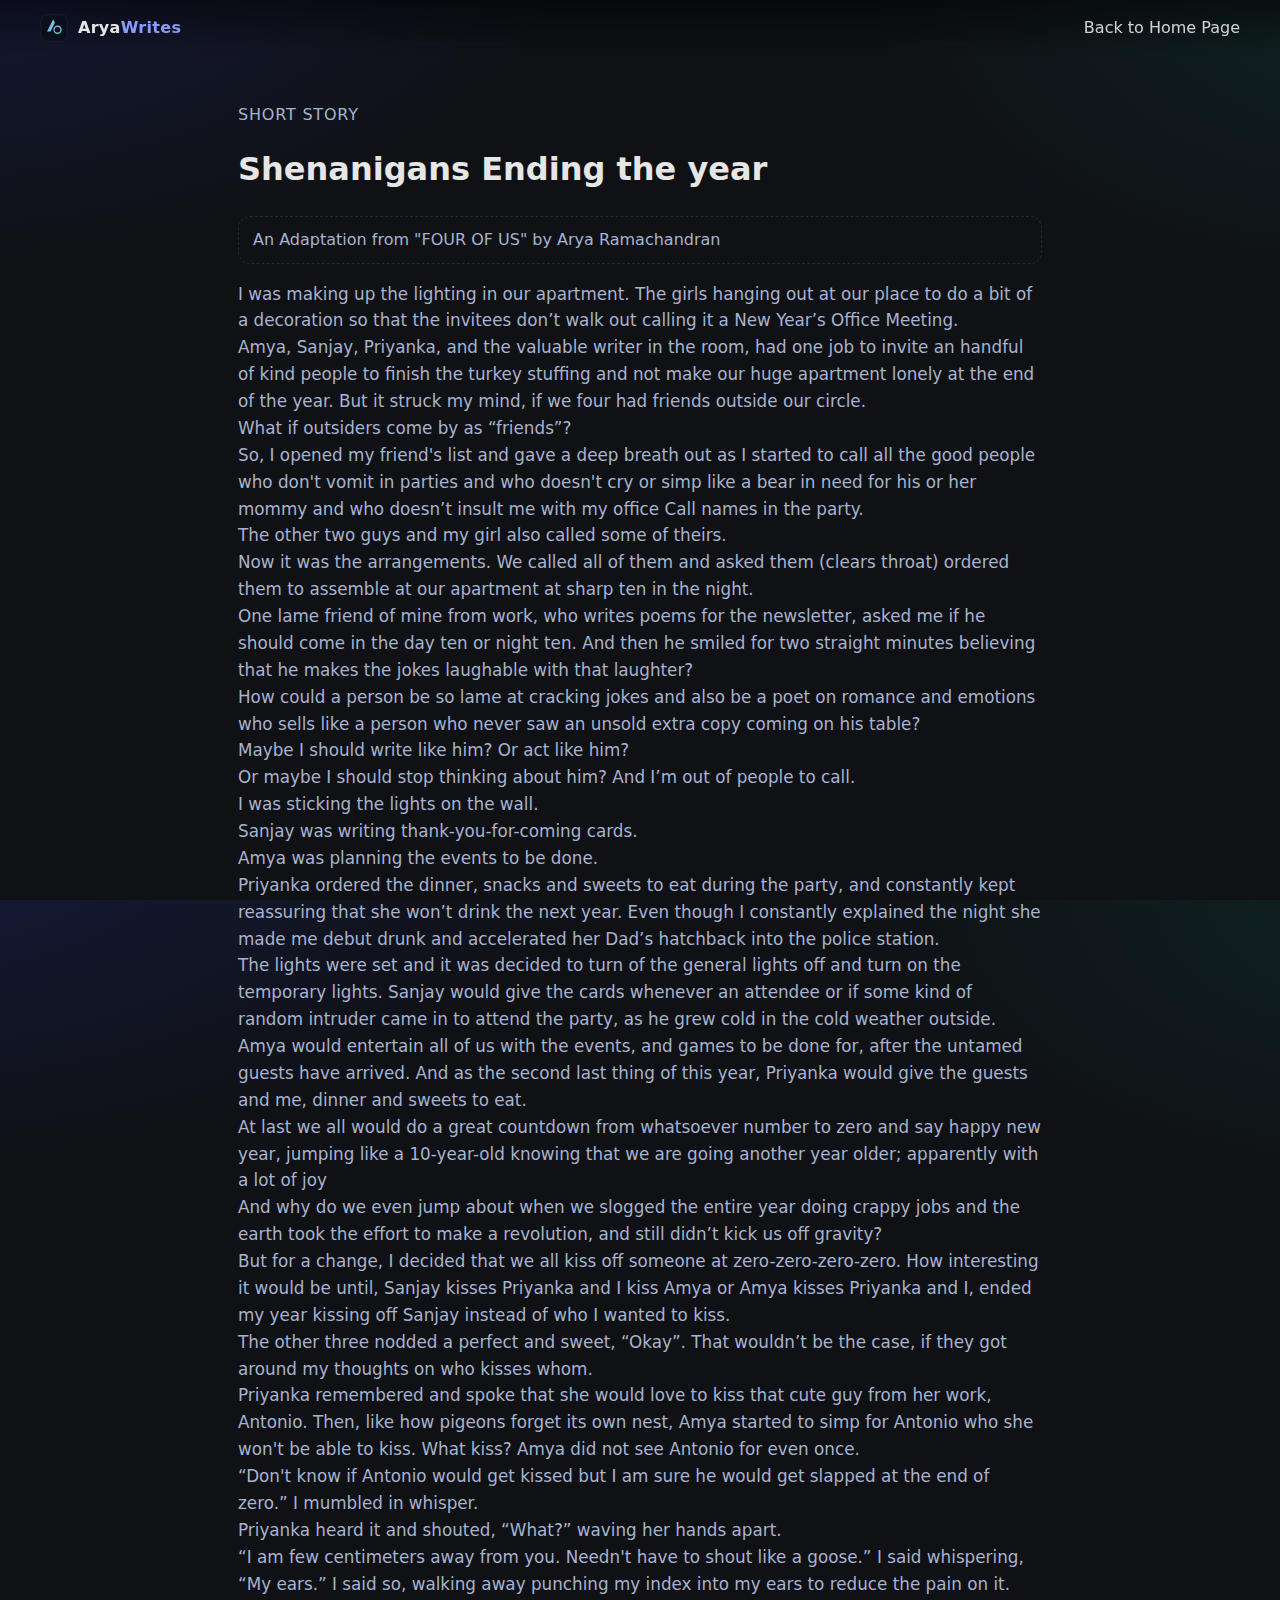
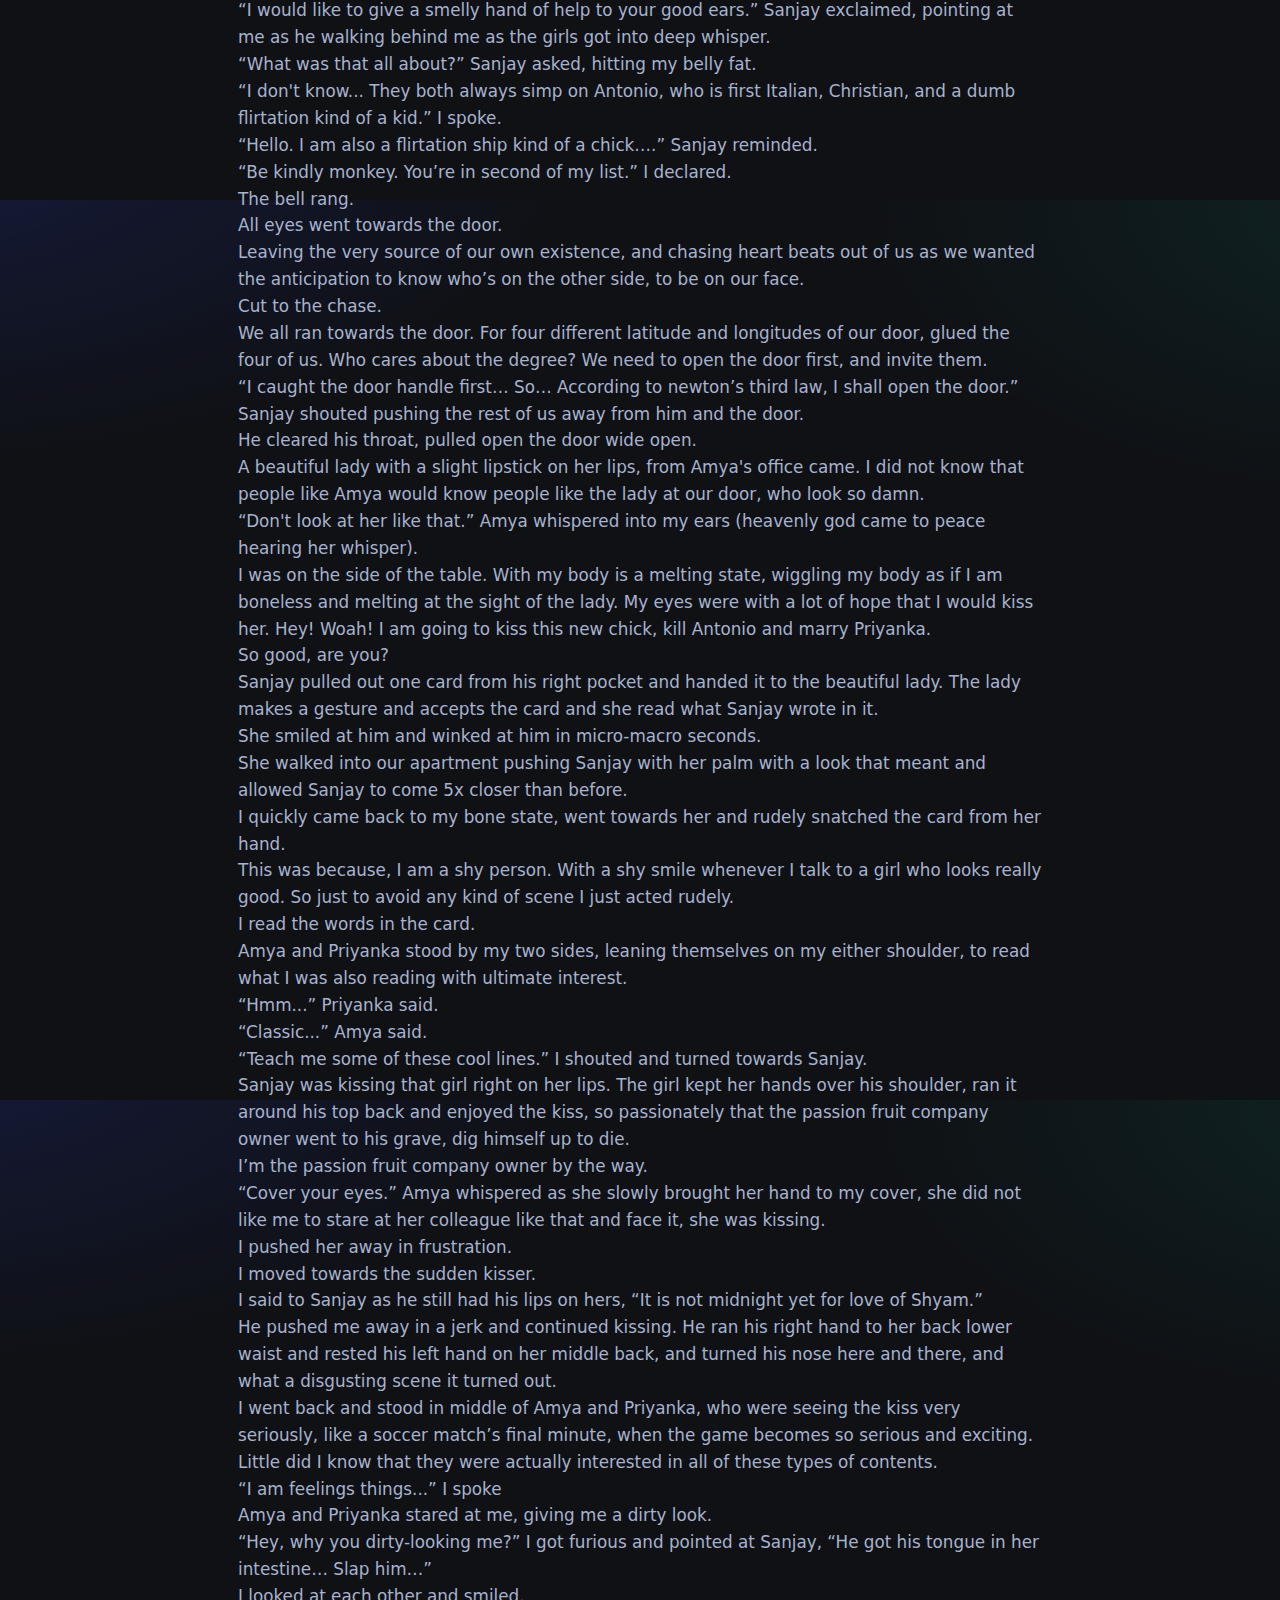
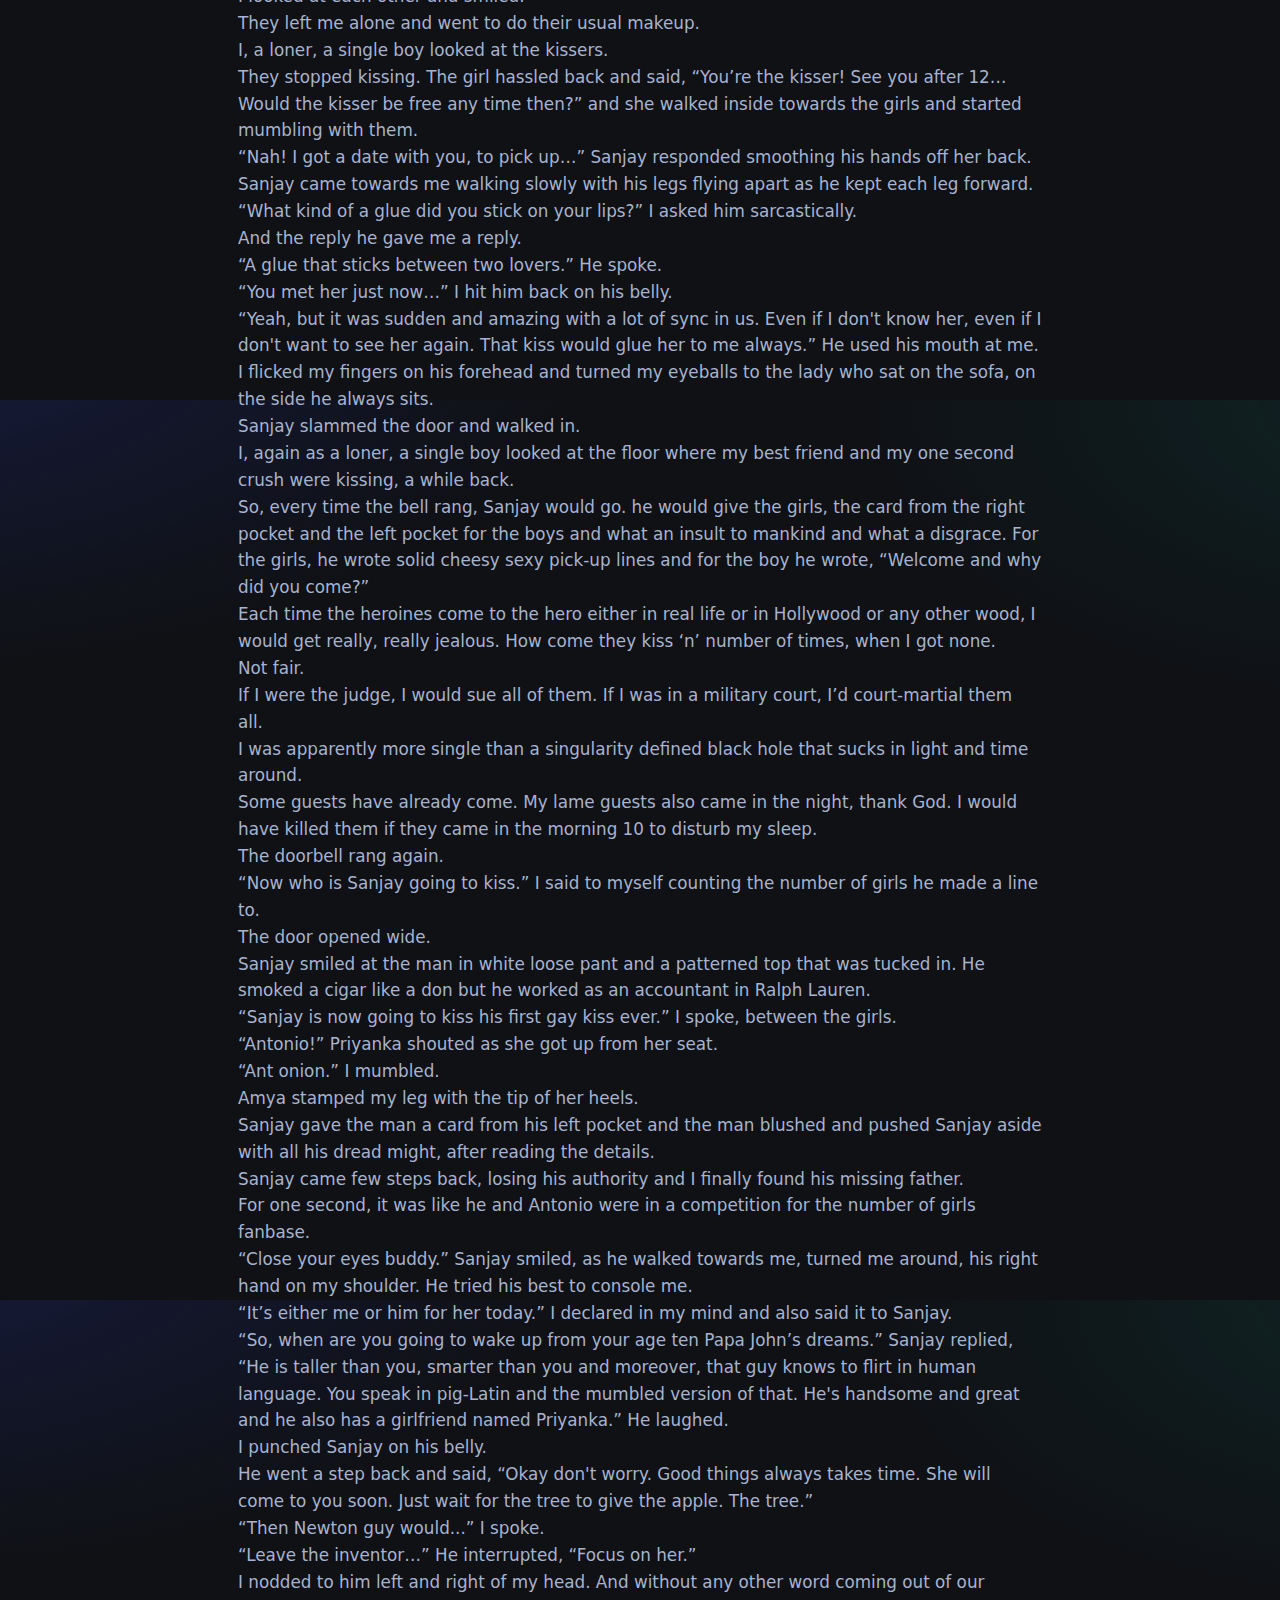
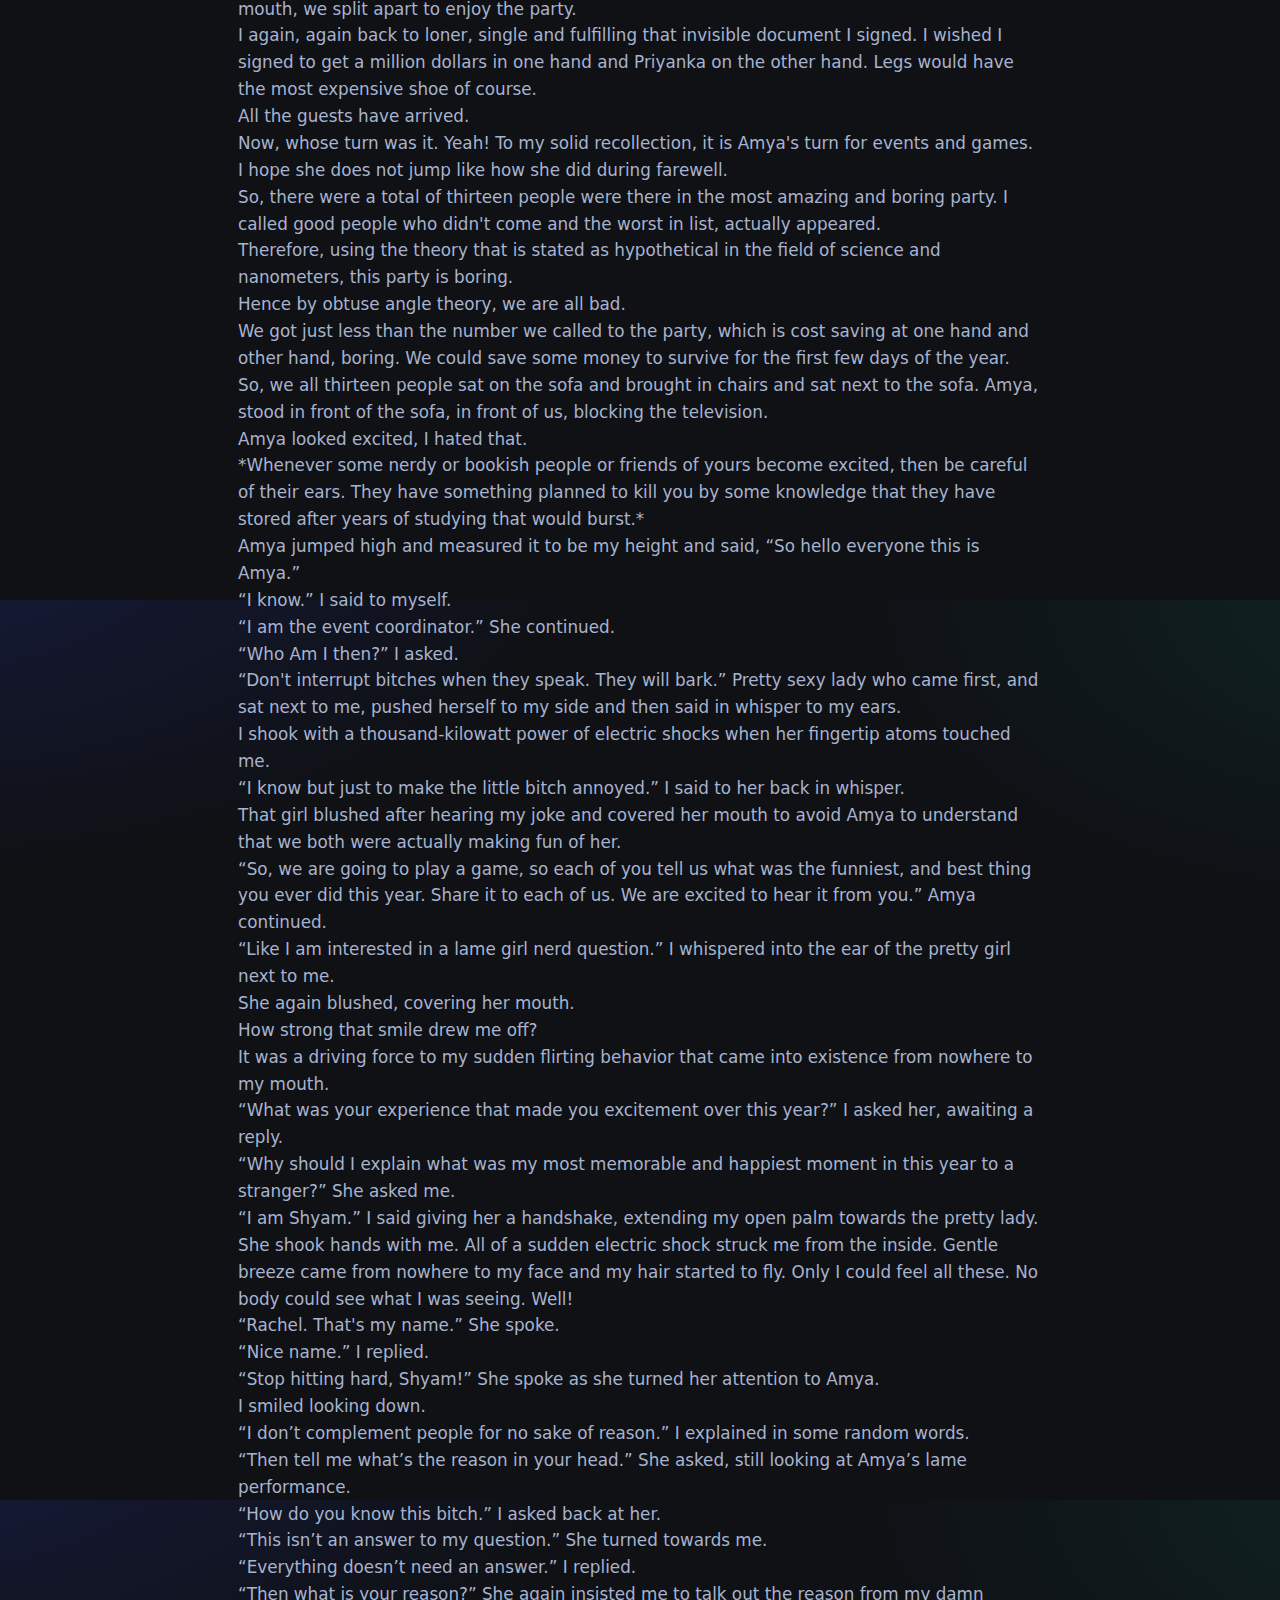
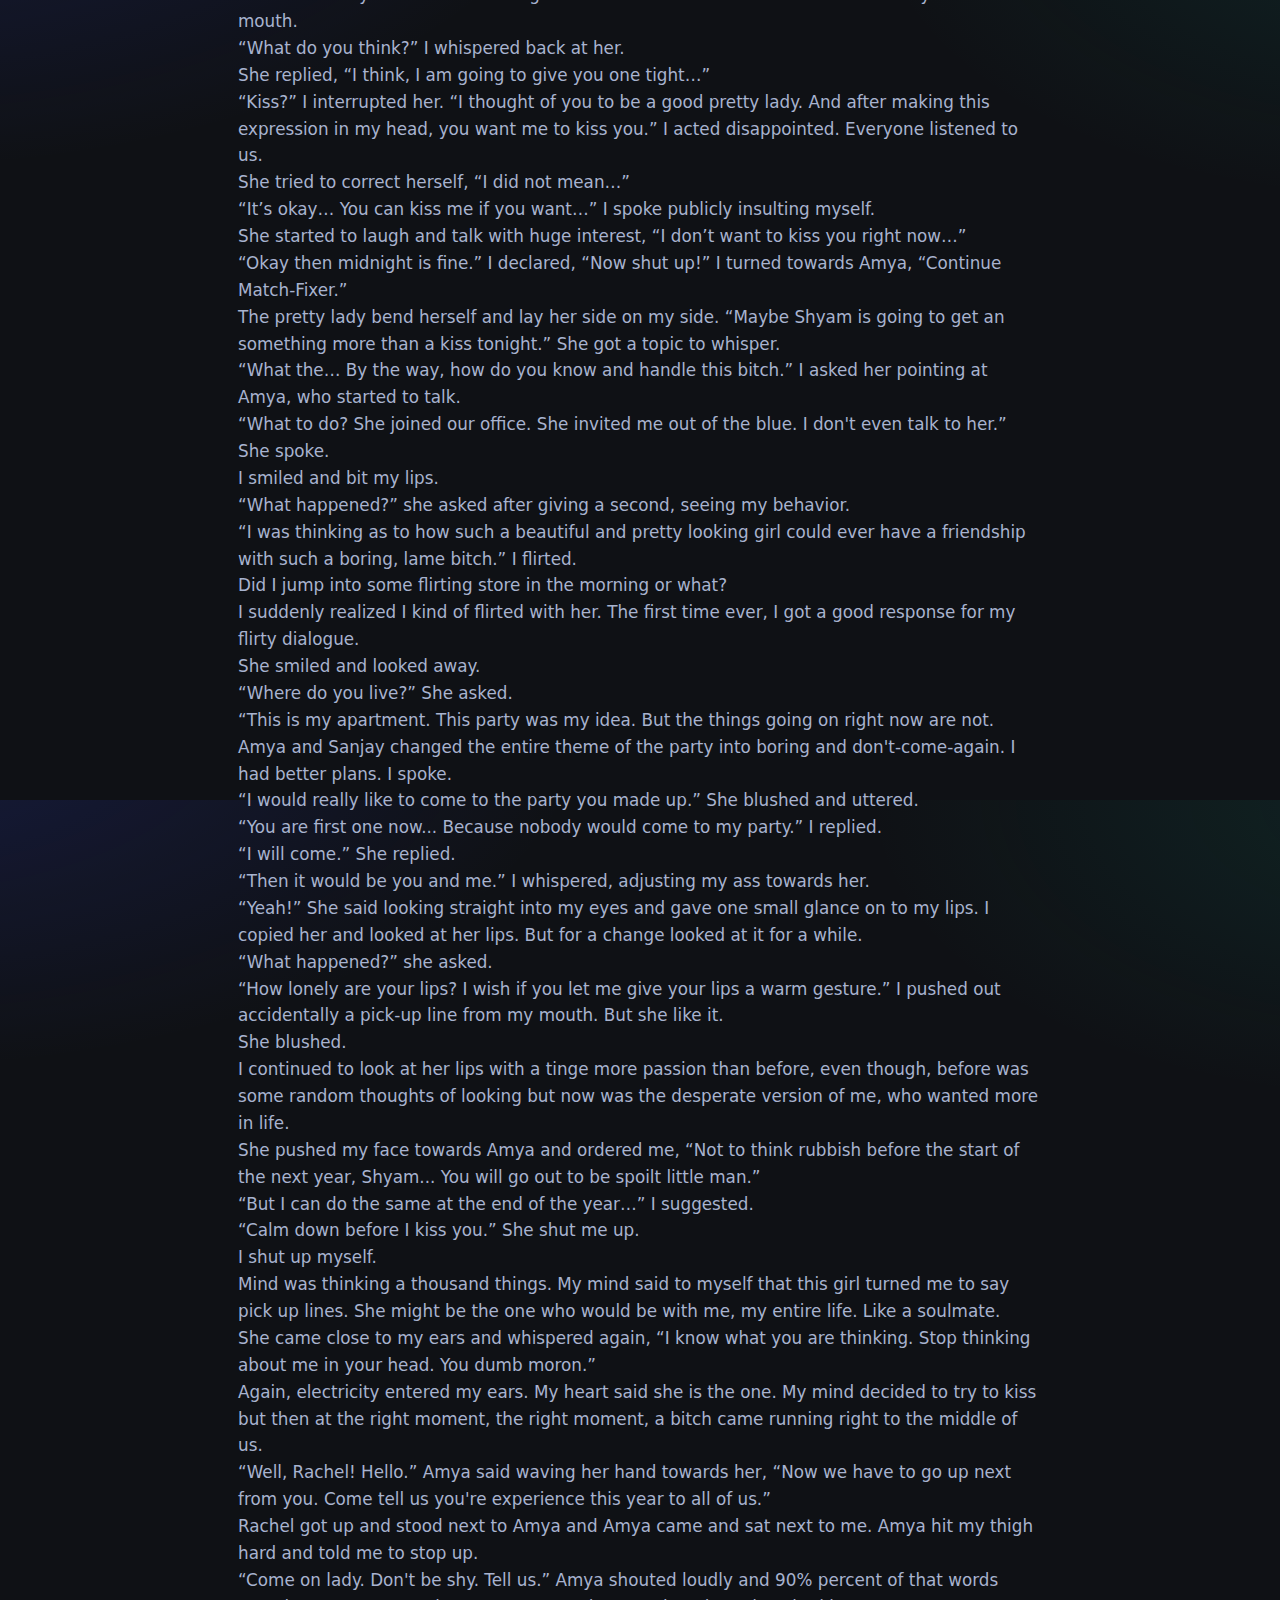
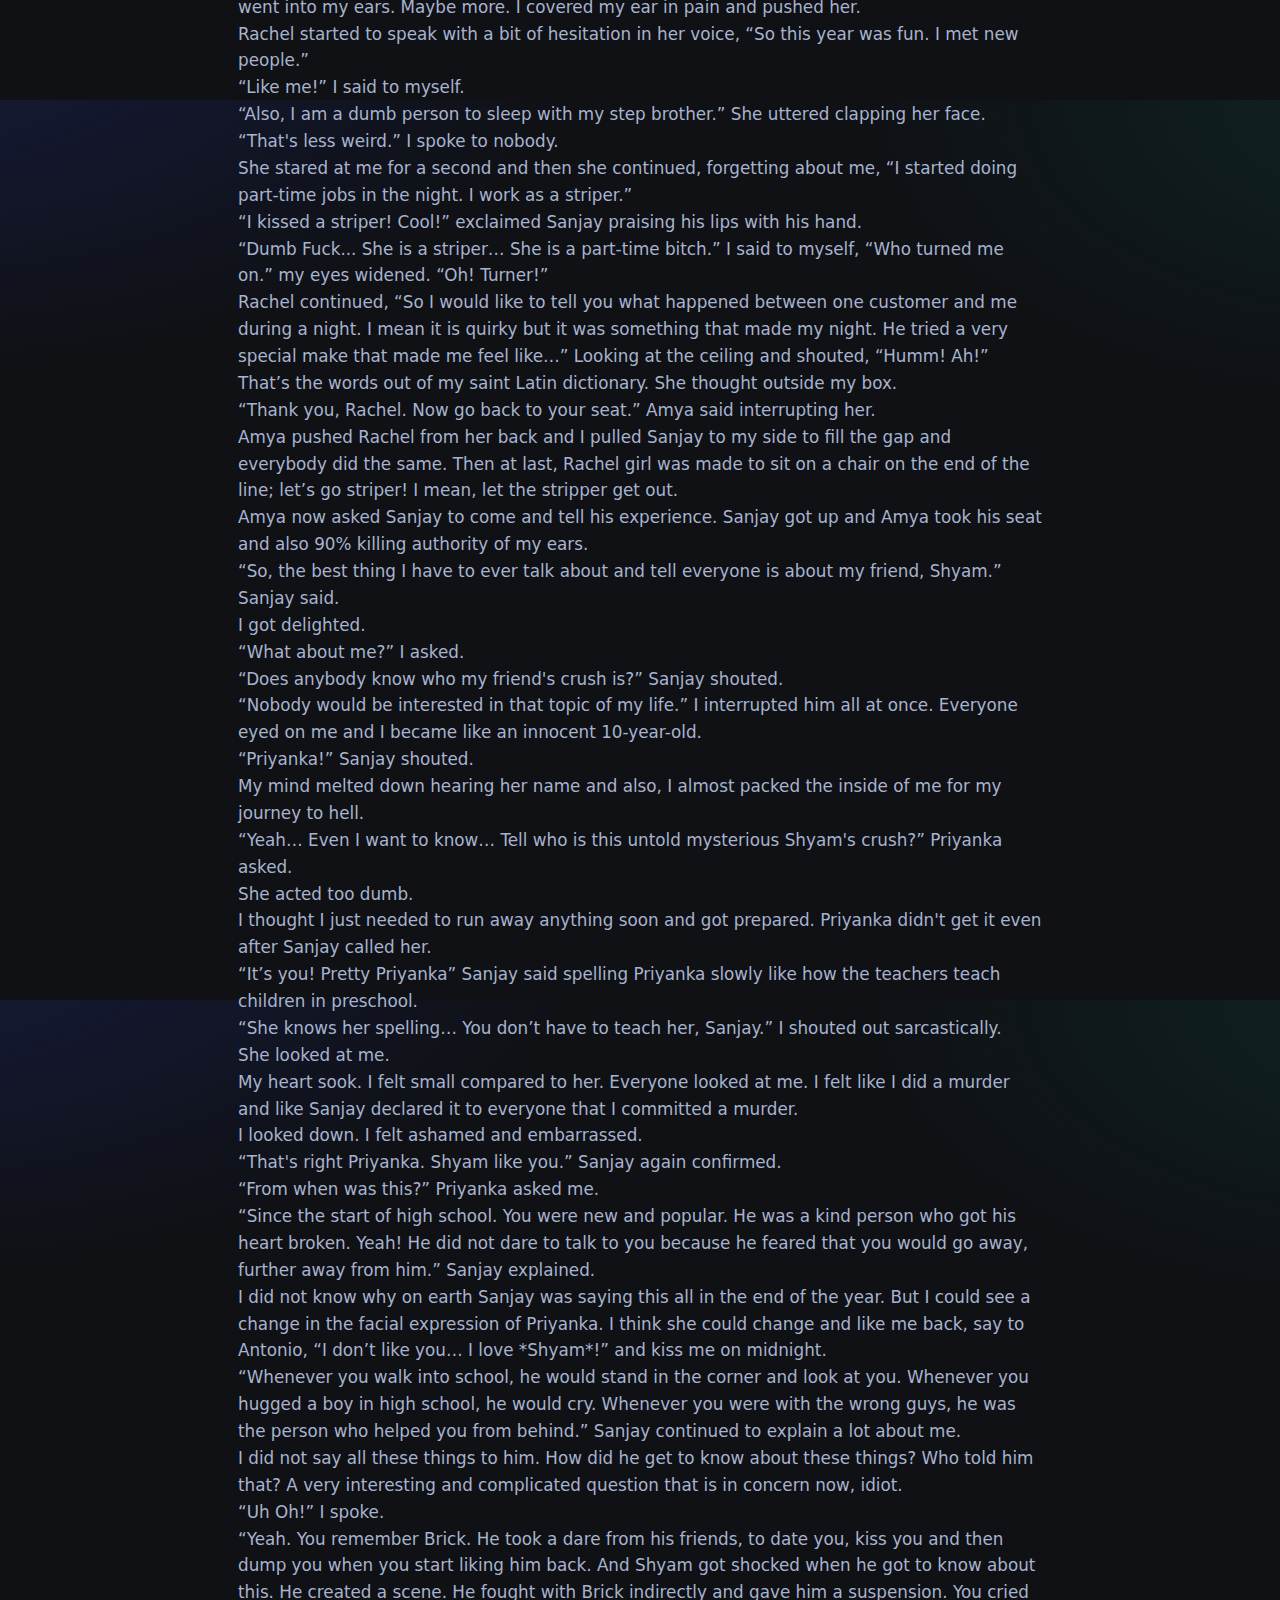
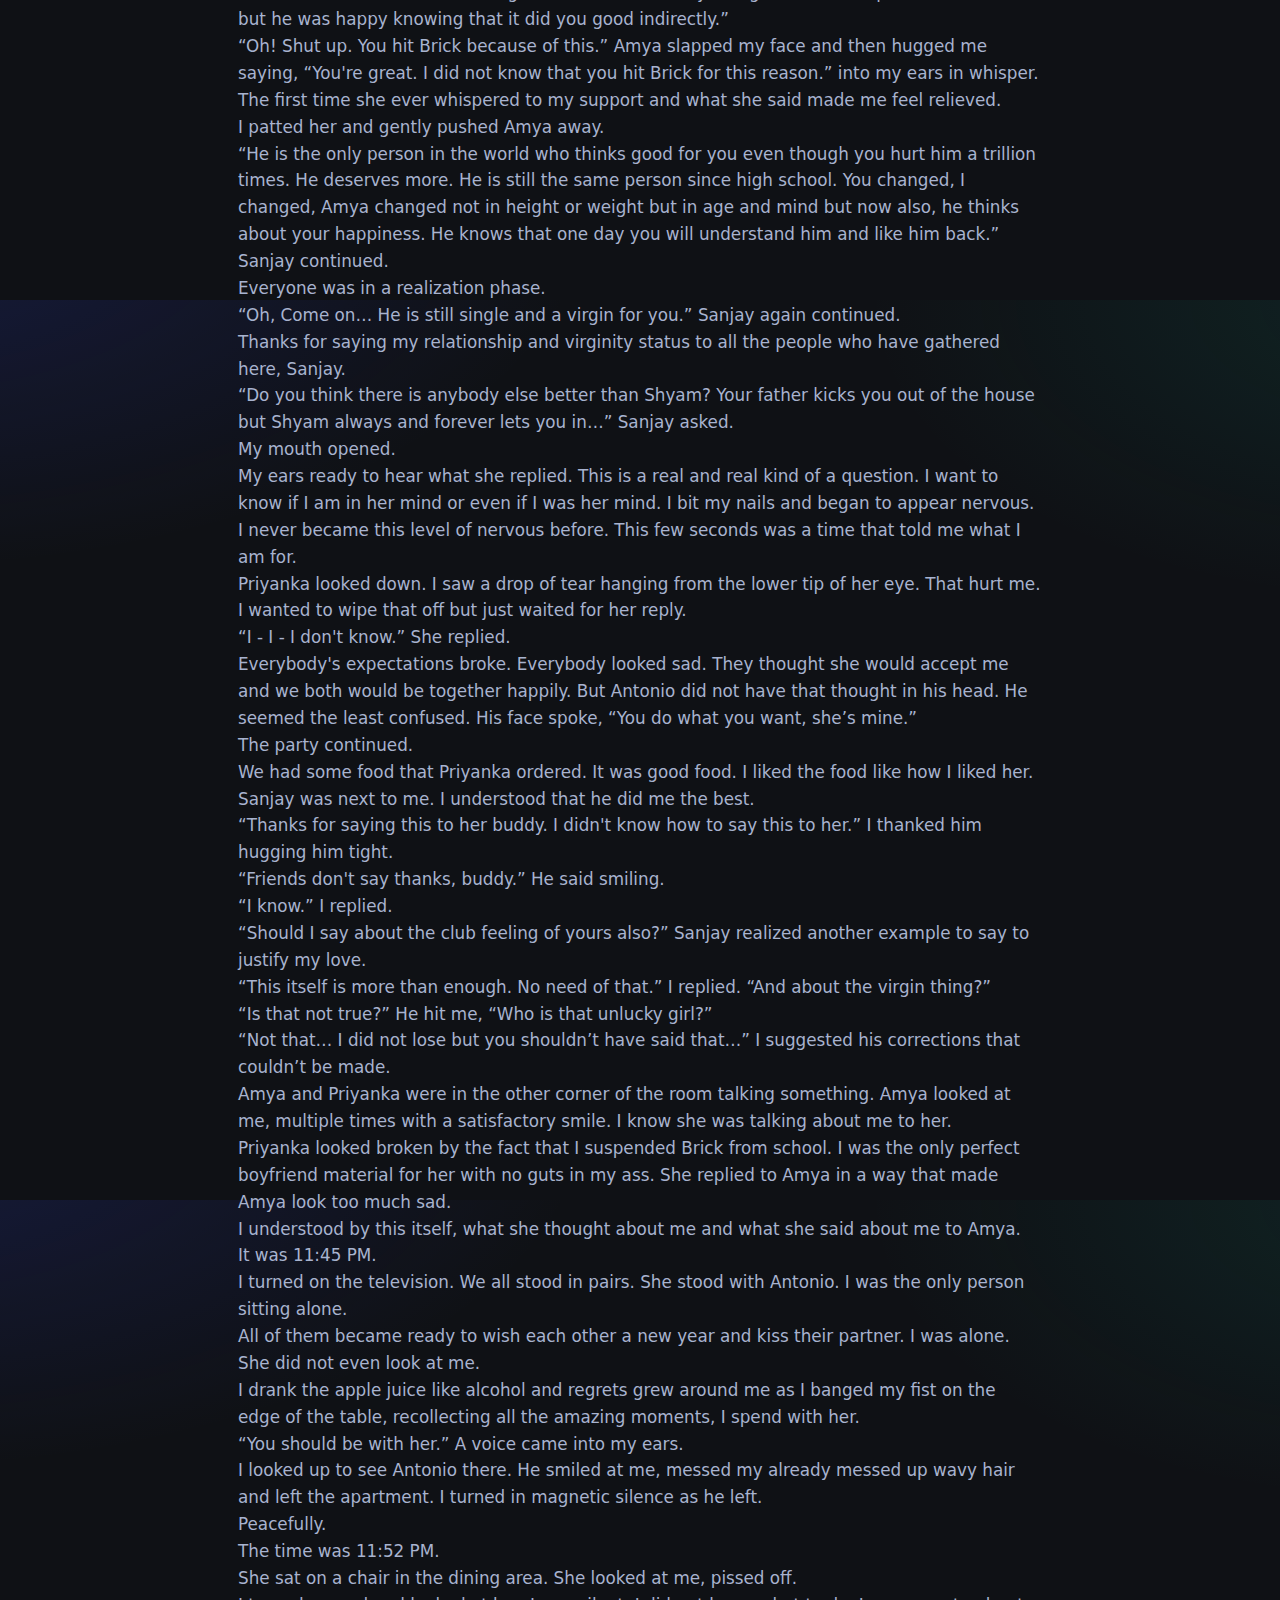
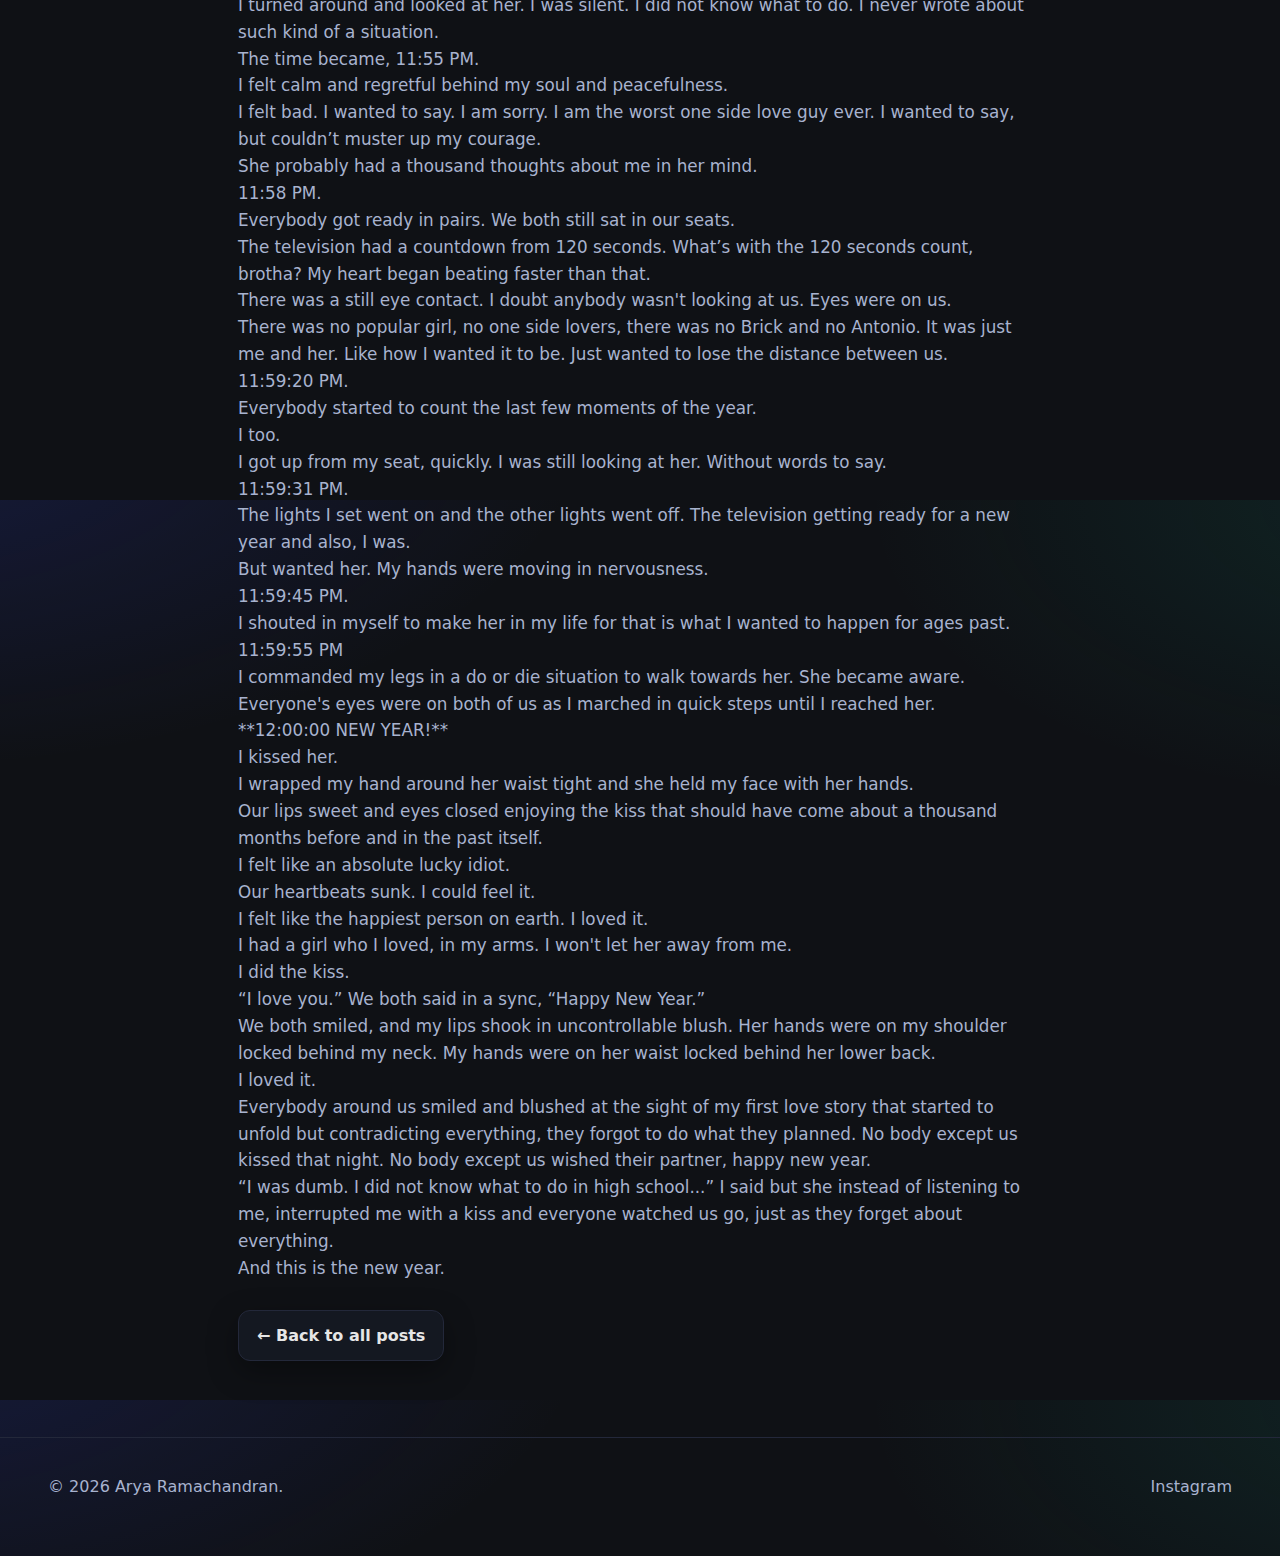
<file: posts/third-post.html>
<!DOCTYPE html>
<html lang="en">
<head>
  <meta charset="utf-8" />
  <meta name="viewport" content="width=device-width, initial-scale=1" />
  <title>Shenanigans Ending the year - done on 1/08/2024 — Arya Ramachandran</title>
  <link rel="stylesheet" href="../assets/styles.css" />
  <link rel="icon" href="../assets/logo.svg">
  <meta name="description" content="A lightweight outlining approach that keeps room for discovery writing." />
</head>
<body>
  <header class="site-header">
    <a class="brand" href="../index.html"><img src="../assets/logo.svg" alt="" width="28" height="28" /><span>Arya<span class="accent">Writes</span></span></a>
    <nav class="site-nav">
      <a href="../index.html#blog">Back to Home Page</a>
    </nav>
  </header>

  <main class="blog-post" style="padding: 30px clamp(16px,5vw,48px) 60px; max-width: 900px; margin: 0 auto;">
    <p class="kicker" style="color: var(--muted); text-transform: uppercase; letter-spacing:.8px;">Short Story</p>
    <h1 style="margin-top:6px;">Shenanigans Ending the year</h1>
    <div class="rating-strip" aria-label="Reader satisfaction indicator">
        An Adaptation from "FOUR OF US" by Arya Ramachandran
    </div>
    <article class="prose" style="color: var(--muted); font-size: 1.05rem;">
      <p>
        I was making up the lighting in our apartment. The girls hanging out at our place to do a bit of a decoration so that the invitees don’t walk out calling it a New Year’s Office Meeting.
        <br>Amya, Sanjay, Priyanka, and the valuable writer in the room, had one job to invite an handful of kind people to finish the turkey stuffing and not make our huge apartment lonely at the end of the year. But it struck my mind, if we four had friends outside our circle.
        <br>What if outsiders come by as “friends”?
        <br>So, I opened my friend's list and gave a deep breath out as I started to call all the good people who don't vomit in parties and who doesn't cry or simp like a bear in need for his or her mommy and who doesn’t insult me with my office Call names in the party.
        <br>The other two guys and my girl also called some of theirs.
        <br>Now it was the arrangements. We called all of them and asked them (clears throat) ordered them to assemble at our apartment at sharp ten in the night.
        <br>One lame friend of mine from work, who writes poems for the newsletter, asked me if he should come in the day ten or night ten. And then he smiled for two straight minutes believing that he makes the jokes laughable with that laughter?
        <br>How could a person be so lame at cracking jokes and also be a poet on romance and emotions who sells like a person who never saw an unsold extra copy coming on his table?
        <br>Maybe I should write like him? Or act like him?
        <br>Or maybe I should stop thinking about him? And I’m out of people to call.
        <br>I was sticking the lights on the wall.
        <br>Sanjay was writing thank-you-for-coming cards.
        <br>Amya was planning the events to be done.
        <br>Priyanka ordered the dinner, snacks and sweets to eat during the party, and constantly kept reassuring that she won’t drink the next year. Even though I constantly explained the night she made me debut drunk and accelerated her Dad’s hatchback into the police station.
        <br>The lights were set and it was decided to turn of the general lights off and turn on the temporary lights. Sanjay would give the cards whenever an attendee or if some kind of random intruder came in to attend the party, as he grew cold in the cold weather outside.
        <br>Amya would entertain all of us with the events, and games to be done for, after the untamed guests have arrived. And as the second last thing of this year, Priyanka would give the guests and me, dinner and sweets to eat.
        <br>At last we all would do a great countdown from whatsoever number to zero and say happy new year, jumping like a 10-year-old knowing that we are going another year older; apparently with a lot of joy
        <br>And why do we even jump about when we slogged the entire year doing crappy jobs and the earth took the effort to make a revolution, and still didn’t kick us off gravity?
        <br>But for a change, I decided that we all kiss off someone at zero-zero-zero-zero. How interesting it would be until, Sanjay kisses Priyanka and I kiss Amya or Amya kisses Priyanka and I, ended my year kissing off Sanjay instead of who I wanted to kiss.
        <br>The other three nodded a perfect and sweet, “Okay”. That wouldn’t be the case, if they got around my thoughts on who kisses whom.
        <br>Priyanka remembered and spoke that she would love to kiss that cute guy from her work, Antonio. Then, like how pigeons forget its own nest, Amya started to simp for Antonio who she won't be able to kiss. What kiss? Amya did not see Antonio for even once.
        <br>“Don't know if Antonio would get kissed but I am sure he would get slapped at the end of zero.” I mumbled in whisper.
        <br>Priyanka heard it and shouted, “What?” waving her hands apart.
        <br>“I am few centimeters away from you. Needn't have to shout like a goose.” I said whispering, “My ears.” I said so, walking away punching my index into my ears to reduce the pain on it.
        <br>“I would like to give a smelly hand of help to your good ears.” Sanjay exclaimed, pointing at me as he walking behind me as the girls got into deep whisper.
        <br>“What was that all about?” Sanjay asked, hitting my belly fat.
        <br>“I don't know... They both always simp on Antonio, who is first Italian, Christian, and a dumb flirtation kind of a kid.” I spoke.
        <br>“Hello. I am also a flirtation ship kind of a chick….” Sanjay reminded.
        <br>“Be kindly monkey. You’re in second of my list.” I declared.
        <br>The bell rang.
        <br>All eyes went towards the door.
        <br>Leaving the very source of our own existence, and chasing heart beats out of us as we wanted the anticipation to know who’s on the other side, to be on our face.
        <br>Cut to the chase.
        <br>We all ran towards the door. For four different latitude and longitudes of our door, glued the four of us. Who cares about the degree? We need to open the door first, and invite them.
        <br>“I caught the door handle first… So… According to newton’s third law, I shall open the door.” Sanjay shouted pushing the rest of us away from him and the door.
        <br>He cleared his throat, pulled open the door wide open.
        <br>A beautiful lady with a slight lipstick on her lips, from Amya's office came. I did not know that people like Amya would know people like the lady at our door, who look so damn.
        <br>“Don't look at her like that.” Amya whispered into my ears (heavenly god came to peace hearing her whisper).
        <br>I was on the side of the table. With my body is a melting state, wiggling my body as if I am boneless and melting at the sight of the lady. My eyes were with a lot of hope that I would kiss her. Hey! Woah! I am going to kiss this new chick, kill Antonio and marry Priyanka.
        <br>So good, are you?
        <br>Sanjay pulled out one card from his right pocket and handed it to the beautiful lady. The lady makes a gesture and accepts the card and she read what Sanjay wrote in it.
        <br>She smiled at him and winked at him in micro-macro seconds.
        <br>She walked into our apartment pushing Sanjay with her palm with a look that meant and allowed Sanjay to come 5x closer than before.
        <br>I quickly came back to my bone state, went towards her and rudely snatched the card from her hand.
        <br>This was because, I am a shy person. With a shy smile whenever I talk to a girl who looks really good. So just to avoid any kind of scene I just acted rudely.
        <br>I read the words in the card.
        <br>Amya and Priyanka stood by my two sides, leaning themselves on my either shoulder, to read what I was also reading with ultimate interest.
        <br>“Hmm...” Priyanka said.
        <br>“Classic...” Amya said.
        <br>“Teach me some of these cool lines.” I shouted and turned towards Sanjay.
        <br>Sanjay was kissing that girl right on her lips. The girl kept her hands over his shoulder, ran it around his top back and enjoyed the kiss, so passionately that the passion fruit company owner went to his grave, dig himself up to die.
        <br>I’m the passion fruit company owner by the way.
        <br>“Cover your eyes.” Amya whispered as she slowly brought her hand to my cover, she did not like me to stare at her colleague like that and face it, she was kissing.
        <br>I pushed her away in frustration.
        <br>I moved towards the sudden kisser.
        <br>I said to Sanjay as he still had his lips on hers, “It is not midnight yet for love of Shyam.”
        <br>He pushed me away in a jerk and continued kissing. He ran his right hand to her back lower waist and rested his left hand on her middle back, and turned his nose here and there, and what a disgusting scene it turned out.
        <br>I went back and stood in middle of Amya and Priyanka, who were seeing the kiss very seriously, like a soccer match’s final minute, when the game becomes so serious and exciting.
        <br>Little did I know that they were actually interested in all of these types of contents. 
        <br>“I am feelings things...” I spoke
        <br>Amya and Priyanka stared at me, giving me a dirty look.
        <br>“Hey, why you dirty-looking me?” I got furious and pointed at Sanjay, “He got his tongue in her intestine… Slap him…”
        <br>I looked at each other and smiled.
        <br>They left me alone and went to do their usual makeup.
        <br>I, a loner, a single boy looked at the kissers.
        <br>They stopped kissing. The girl hassled back and said, “You’re the kisser! See you after 12… Would the kisser be free any time then?” and she walked inside towards the girls and started mumbling with them.
        <br>“Nah! I got a date with you, to pick up…” Sanjay responded smoothing his hands off her back.
        <br>Sanjay came towards me walking slowly with his legs flying apart as he kept each leg forward.
        <br>“What kind of a glue did you stick on your lips?” I asked him sarcastically.
        <br>And the reply he gave me a reply.
        <br>“A glue that sticks between two lovers.” He spoke.
        <br>“You met her just now…” I hit him back on his belly.
        <br>“Yeah, but it was sudden and amazing with a lot of sync in us. Even if I don't know her, even if I don't want to see her again. That kiss would glue her to me always.” He used his mouth at me.
        <br>I flicked my fingers on his forehead and turned my eyeballs to the lady who sat on the sofa, on the side he always sits.
        <br>Sanjay slammed the door and walked in.
        <br>I, again as a loner, a single boy looked at the floor where my best friend and my one second crush were kissing, a while back.
        <br>So, every time the bell rang, Sanjay would go. he would give the girls, the card from the right pocket and the left pocket for the boys and what an insult to mankind and what a disgrace. For the girls, he wrote solid cheesy sexy pick-up lines and for the boy he wrote, “Welcome and why did you come?”
        <br>Each time the heroines come to the hero either in real life or in Hollywood or any other wood, I would get really, really jealous. How come they kiss ‘n’ number of times, when I got none.
        <br>Not fair.
        <br>If I were the judge, I would sue all of them. If I was in a military court, I’d court-martial them all.
        <br>I was apparently more single than a singularity defined black hole that sucks in light and time around.
        <br>Some guests have already come. My lame guests also came in the night, thank God. I would have killed them if they came in the morning 10 to disturb my sleep.
        <br>The doorbell rang again.
        <br>“Now who is Sanjay going to kiss.” I said to myself counting the number of girls he made a line to.
        <br>The door opened wide.
        <br>Sanjay smiled at the man in white loose pant and a patterned top that was tucked in. He smoked a cigar like a don but he worked as an accountant in Ralph Lauren.
        <br>“Sanjay is now going to kiss his first gay kiss ever.” I spoke, between the girls.
        <br>“Antonio!” Priyanka shouted as she got up from her seat.
        <br>“Ant onion.” I mumbled.
        <br>Amya stamped my leg with the tip of her heels.
        <br>Sanjay gave the man a card from his left pocket and the man blushed and pushed Sanjay aside with all his dread might, after reading the details.
        <br>Sanjay came few steps back, losing his authority and I finally found his missing father.
        <br>For one second, it was like he and Antonio were in a competition for the number of girls fanbase.
        <br>“Close your eyes buddy.” Sanjay smiled, as he walked towards me, turned me around, his right hand on my shoulder. He tried his best to console me.
        <br>“It’s either me or him for her today.” I declared in my mind and also said it to Sanjay.
        <br>“So, when are you going to wake up from your age ten Papa John’s dreams.” Sanjay replied, “He is taller than you, smarter than you and moreover, that guy knows to flirt in human language. You speak in pig-Latin and the mumbled version of that. He's handsome and great and he also has a girlfriend named Priyanka.” He laughed.
        <br>I punched Sanjay on his belly.
        <br>He went a step back and said, “Okay don't worry. Good things always takes time. She will come to you soon. Just wait for the tree to give the apple. The tree.”
        <br>“Then Newton guy would...” I spoke.
        <br>“Leave the inventor…” He interrupted, “Focus on her.”
        <br>I nodded to him left and right of my head. And without any other word coming out of our mouth, we split apart to enjoy the party.
        <br>I again, again back to loner, single and fulfilling that invisible document I signed. I wished I signed to get a million dollars in one hand and Priyanka on the other hand. Legs would have the most expensive shoe of course.
        <br>All the guests have arrived.
        <br>Now, whose turn was it. Yeah! To my solid recollection, it is Amya's turn for events and games. I hope she does not jump like how she did during farewell.
        <br>So, there were a total of thirteen people were there in the most amazing and boring party. I called good people who didn't come and the worst in list, actually appeared.
        <br>Therefore, using the theory that is stated as hypothetical in the field of science and nanometers, this party is boring.
        <br>Hence by obtuse angle theory, we are all bad.
        <br>We got just less than the number we called to the party, which is cost saving at one hand and other hand, boring. We could save some money to survive for the first few days of the year.
        <br>So, we all thirteen people sat on the sofa and brought in chairs and sat next to the sofa. Amya, stood in front of the sofa, in front of us, blocking the television.
        <br>Amya looked excited, I hated that.
        <br>*Whenever some nerdy or bookish people or friends of yours become excited, then be careful of their ears. They have something planned to kill you by some knowledge that they have stored after years of studying that would burst.*
        <br>Amya jumped high and measured it to be my height and said, “So hello everyone this is Amya.”
        <br>“I know.” I said to myself.
        <br>“I am the event coordinator.” She continued.
        <br>“Who Am I then?” I asked.
        <br>“Don't interrupt bitches when they speak. They will bark.” Pretty sexy lady who came first, and sat next to me, pushed herself to my side and then said in whisper to my ears.
        <br>I shook with a thousand-kilowatt power of electric shocks when her fingertip atoms touched me.
        <br>“I know but just to make the little bitch annoyed.” I said to her back in whisper.
        <br>That girl blushed after hearing my joke and covered her mouth to avoid Amya to understand that we both were actually making fun of her.
        <br>“So, we are going to play a game, so each of you tell us what was the funniest, and best thing you ever did this year. Share it to each of us. We are excited to hear it from you.” Amya continued.
        <br>“Like I am interested in a lame girl nerd question.” I whispered into the ear of the pretty girl next to me.
        <br>She again blushed, covering her mouth.
        <br>How strong that smile drew me off?
        <br>It was a driving force to my sudden flirting behavior that came into existence from nowhere to my mouth.
        <br>“What was your experience that made you excitement over this year?” I asked her, awaiting a reply.
        <br>“Why should I explain what was my most memorable and happiest moment in this year to a stranger?” She asked me.
        <br>“I am Shyam.” I said giving her a handshake, extending my open palm towards the pretty lady.
        <br>She shook hands with me. All of a sudden electric shock struck me from the inside. Gentle breeze came from nowhere to my face and my hair started to fly. Only I could feel all these. No body could see what I was seeing. Well!
        <br>“Rachel. That's my name.” She spoke.
        <br>“Nice name.” I replied.
        <br>“Stop hitting hard, Shyam!” She spoke as she turned her attention to Amya. 
        <br>I smiled looking down. 
        <br>“I don’t complement people for no sake of reason.” I explained in some random words. 
        <br>“Then tell me what’s the reason in your head.” She asked, still looking at Amya’s lame performance.
        <br>“How do you know this bitch.” I asked back at her.
        <br>“This isn’t an answer to my question.” She turned towards me.
        <br>“Everything doesn’t need an answer.” I replied.
        <br>“Then what is your reason?” She again insisted me to talk out the reason from my damn mouth.
        <br>“What do you think?” I whispered back at her.
        <br>She replied, “I think, I am going to give you one tight…”
        <br>“Kiss?” I interrupted her. “I thought of you to be a good pretty lady. And after making this expression in my head, you want me to kiss you.” I acted disappointed. Everyone listened to us.
        <br>She tried to correct herself, “I did not mean…”
        <br>“It’s okay… You can kiss me if you want…” I spoke publicly insulting myself.
        <br>She started to laugh and talk with huge interest, “I don’t want to kiss you right now…”
        <br>“Okay then midnight is fine.” I declared, “Now shut up!” I turned towards Amya, “Continue Match-Fixer.”
        <br>The pretty lady bend herself and lay her side on my side. “Maybe Shyam is going to get an something more than a kiss tonight.” She got a topic to whisper.
        <br>“What the… By the way, how do you know and handle this bitch.” I asked her pointing at Amya, who started to talk.
        <br>“What to do? She joined our office. She invited me out of the blue. I don't even talk to her.” She spoke.
        <br>I smiled and bit my lips.
        <br>“What happened?” she asked after giving a second, seeing my behavior.
        <br>“I was thinking as to how such a beautiful and pretty looking girl could ever have a friendship with such a boring, lame bitch.” I flirted.
        <br>Did I jump into some flirting store in the morning or what?
        <br>I suddenly realized I kind of flirted with her. The first time ever, I got a good response for my flirty dialogue.
        <br>She smiled and looked away.
        <br>“Where do you live?” She asked.
        <br>“This is my apartment. This party was my idea. But the things going on right now are not. Amya and Sanjay changed the entire theme of the party into boring and don't-come-again. I had better plans. I spoke.
        <br>“I would really like to come to the party you made up.” She blushed and uttered.
        <br>“You are first one now... Because nobody would come to my party.” I replied.
        <br>“I will come.” She replied.
        <br>“Then it would be you and me.” I whispered, adjusting my ass towards her.
        <br>“Yeah!” She said looking straight into my eyes and gave one small glance on to my lips. I copied her and looked at her lips. But for a change looked at it for a while.
        <br>“What happened?” she asked.
        <br>“How lonely are your lips? I wish if you let me give your lips a warm gesture.” I pushed out accidentally a pick-up line from my mouth. But she like it.
        <br>She blushed.
        <br>I continued to look at her lips with a tinge more passion than before, even though, before was some random thoughts of looking but now was the desperate version of me, who wanted more in life.
        <br>She pushed my face towards Amya and ordered me, “Not to think rubbish before the start of the next year, Shyam... You will go out to be spoilt little man.”
        <br>“But I can do the same at the end of the year…” I suggested.
        <br>“Calm down before I kiss you.” She shut me up.
        <br>I shut up myself.
        <br>Mind was thinking a thousand things. My mind said to myself that this girl turned me to say pick up lines. She might be the one who would be with me, my entire life. Like a soulmate.
        <br>She came close to my ears and whispered again, “I know what you are thinking. Stop thinking about me in your head. You dumb moron.”
        <br>Again, electricity entered my ears. My heart said she is the one. My mind decided to try to kiss but then at the right moment, the right moment, a bitch came running right to the middle of us.
        <br>“Well, Rachel! Hello.” Amya said waving her hand towards her, “Now we have to go up next from you. Come tell us you're experience this year to all of us.”
        <br>Rachel got up and stood next to Amya and Amya came and sat next to me. Amya hit my thigh hard and told me to stop up.
        <br>“Come on lady. Don't be shy. Tell us.” Amya shouted loudly and 90% percent of that words went into my ears. Maybe more. I covered my ear in pain and pushed her.
        <br>Rachel started to speak with a bit of hesitation in her voice, “So this year was fun. I met new people.”
        <br>“Like me!” I said to myself.
        <br>“Also, I am a dumb person to sleep with my step brother.” She uttered clapping her face.
        <br>“That's less weird.” I spoke to nobody.
        <br>She stared at me for a second and then she continued, forgetting about me, “I started doing part-time jobs in the night. I work as a striper.”
        <br>“I kissed a striper! Cool!” exclaimed Sanjay praising his lips with his hand.
        <br>“Dumb Fuck... She is a striper… She is a part-time bitch.” I said to myself, “Who turned me on.” my eyes widened. “Oh! Turner!”
        <br>Rachel continued, “So I would like to tell you what happened between one customer and me during a night. I mean it is quirky but it was something that made my night. He tried a very special make that made me feel like…” Looking at the ceiling and shouted, “Humm! Ah!”
        <br>That’s the words out of my saint Latin dictionary. She thought outside my box.
        <br>“Thank you, Rachel. Now go back to your seat.” Amya said interrupting her.
        <br>Amya pushed Rachel from her back and I pulled Sanjay to my side to fill the gap and everybody did the same. Then at last, Rachel girl was made to sit on a chair on the end of the line; let’s go striper! I mean, let the stripper get out.
        <br>Amya now asked Sanjay to come and tell his experience. Sanjay got up and Amya took his seat and also 90% killing authority of my ears.
        <br>“So, the best thing I have to ever talk about and tell everyone is about my friend, Shyam.” Sanjay said.
        <br>I got delighted.
        <br>“What about me?” I asked.
        <br>“Does anybody know who my friend's crush is?” Sanjay shouted.
        <br>“Nobody would be interested in that topic of my life.” I interrupted him all at once. Everyone eyed on me and I became like an innocent 10-year-old.
        <br>“Priyanka!” Sanjay shouted.
        <br>My mind melted down hearing her name and also, I almost packed the inside of me for my journey to hell.
        <br>“Yeah… Even I want to know… Tell who is this untold mysterious Shyam's crush?” Priyanka asked.
        <br>She acted too dumb.
        <br>I thought I just needed to run away anything soon and got prepared. Priyanka didn't get it even after Sanjay called her.
        <br>“It’s you! Pretty Priyanka” Sanjay said spelling Priyanka slowly like how the teachers teach children in preschool.
        <br>“She knows her spelling… You don’t have to teach her, Sanjay.” I shouted out sarcastically.
        <br>She looked at me.
        <br>My heart sook. I felt small compared to her. Everyone looked at me. I felt like I did a murder and like Sanjay declared it to everyone that I committed a murder.
        <br>I looked down. I felt ashamed and embarrassed.
        <br>“That's right Priyanka. Shyam like you.” Sanjay again confirmed.
        <br>“From when was this?” Priyanka asked me.
        <br>“Since the start of high school. You were new and popular. He was a kind person who got his heart broken. Yeah! He did not dare to talk to you because he feared that you would go away, further away from him.” Sanjay explained.
        <br>I did not know why on earth Sanjay was saying this all in the end of the year. But I could see a change in the facial expression of Priyanka. I think she could change and like me back, say to Antonio, “I don’t like you… I love *Shyam*!” and kiss me on midnight.
        <br>“Whenever you walk into school, he would stand in the corner and look at you. Whenever you hugged a boy in high school, he would cry. Whenever you were with the wrong guys, he was the person who helped you from behind.” Sanjay continued to explain a lot about me.
        <br>I did not say all these things to him. How did he get to know about these things? Who told him that? A very interesting and complicated question that is in concern now, idiot.
        <br>“Uh Oh!” I spoke.
        <br>“Yeah. You remember Brick. He took a dare from his friends, to date you, kiss you and then dump you when you start liking him back. And Shyam got shocked when he got to know about this. He created a scene. He fought with Brick indirectly and gave him a suspension. You cried but he was happy knowing that it did you good indirectly.”
        <br>“Oh! Shut up. You hit Brick because of this.” Amya slapped my face and then hugged me saying, “You're great. I did not know that you hit Brick for this reason.” into my ears in whisper.
        <br>The first time she ever whispered to my support and what she said made me feel relieved.
        <br>I patted her and gently pushed Amya away.
        <br>“He is the only person in the world who thinks good for you even though you hurt him a trillion times. He deserves more. He is still the same person since high school. You changed, I changed, Amya changed not in height or weight but in age and mind but now also, he thinks about your happiness. He knows that one day you will understand him and like him back.” Sanjay continued.
        <br>Everyone was in a realization phase.
        <br>“Oh, Come on… He is still single and a virgin for you.” Sanjay again continued.
        <br>Thanks for saying my relationship and virginity status to all the people who have gathered here, Sanjay.
        <br>“Do you think there is anybody else better than Shyam? Your father kicks you out of the house but Shyam always and forever lets you in…” Sanjay asked.
        <br>My mouth opened.
        <br>My ears ready to hear what she replied. This is a real and real kind of a question. I want to know if I am in her mind or even if I was her mind. I bit my nails and began to appear nervous.
        <br>I never became this level of nervous before. This few seconds was a time that told me what I am for.
        <br>Priyanka looked down. I saw a drop of tear hanging from the lower tip of her eye. That hurt me.
        <br>I wanted to wipe that off but just waited for her reply.
        <br>“I - I - I don't know.” She replied.
        <br>Everybody's expectations broke. Everybody looked sad. They thought she would accept me and we both would be together happily. But Antonio did not have that thought in his head. He seemed the least confused. His face spoke, “You do what you want, she’s mine.”
        <br>The party continued.
        <br>We had some food that Priyanka ordered. It was good food. I liked the food like how I liked her. Sanjay was next to me. I understood that he did me the best.
        <br>“Thanks for saying this to her buddy. I didn't know how to say this to her.” I thanked him hugging him tight.
        <br>“Friends don't say thanks, buddy.” He said smiling.
        <br>“I know.” I replied.
        <br>“Should I say about the club feeling of yours also?” Sanjay realized another example to say to justify my love.
        <br>“This itself is more than enough. No need of that.” I replied. “And about the virgin thing?”
        <br>“Is that not true?” He hit me, “Who is that unlucky girl?”
        <br>“Not that… I did not lose but you shouldn’t have said that…” I suggested his corrections that couldn’t be made.
        <br>Amya and Priyanka were in the other corner of the room talking something. Amya looked at me, multiple times with a satisfactory smile. I know she was talking about me to her.
        <br>Priyanka looked broken by the fact that I suspended Brick from school. I was the only perfect boyfriend material for her with no guts in my ass. She replied to Amya in a way that made Amya look too much sad.
        <br>I understood by this itself, what she thought about me and what she said about me to Amya.
        <br>It was 11:45 PM.
        <br>I turned on the television. We all stood in pairs. She stood with Antonio. I was the only person sitting alone.
        <br>All of them became ready to wish each other a new year and kiss their partner. I was alone. She did not even look at me.
        <br>I drank the apple juice like alcohol and regrets grew around me as I banged my fist on the edge of the table, recollecting all the amazing moments, I spend with her.
        <br>“You should be with her.” A voice came into my ears.
        <br>I looked up to see Antonio there. He smiled at me, messed my already messed up wavy hair and left the apartment. I turned in magnetic silence as he left.
        <br>Peacefully.
        <br>The time was 11:52 PM.
        <br>She sat on a chair in the dining area. She looked at me, pissed off.
        <br>I turned around and looked at her. I was silent. I did not know what to do. I never wrote about such kind of a situation.
        <br>The time became, 11:55 PM.
        <br>I felt calm and regretful behind my soul and peacefulness.
        <br>I felt bad. I wanted to say. I am sorry. I am the worst one side love guy ever. I wanted to say, but couldn’t muster up my courage.
        <br>She probably had a thousand thoughts about me in her mind.
        <br>11:58 PM.
        <br>Everybody got ready in pairs. We both still sat in our seats.
        <br>The television had a countdown from 120 seconds. What’s with the 120 seconds count, brotha? My heart began beating faster than that.
        <br>There was a still eye contact. I doubt anybody wasn't looking at us. Eyes were on us.
        <br>There was no popular girl, no one side lovers, there was no Brick and no Antonio. It was just me and her. Like how I wanted it to be. Just wanted to lose the distance between us.
        <br>11:59:20 PM.
        <br>Everybody started to count the last few moments of the year.
        <br>I too.
        <br>I got up from my seat, quickly. I was still looking at her. Without words to say.
        <br>11:59:31 PM.
        <br>The lights I set went on and the other lights went off. The television getting ready for a new year and also, I was.
        <br>But wanted her. My hands were moving in nervousness.
        <br>11:59:45 PM.
        <br>I shouted in myself to make her in my life for that is what I wanted to happen for ages past.
        <br>11:59:55 PM
        <br>I commanded my legs in a do or die situation to walk towards her. She became aware. Everyone's eyes were on both of us as I marched in quick steps until I reached her.
        <br>**12:00:00 NEW YEAR!**
        <br>I kissed her.
        <br>I wrapped my hand around her waist tight and she held my face with her hands.
        <br>Our lips sweet and eyes closed enjoying the kiss that should have come about a thousand months before and in the past itself.
        <br>I felt like an absolute lucky idiot.
        <br>Our heartbeats sunk. I could feel it.
        <br>I felt like the happiest person on earth. I loved it.
        <br>I had a girl who I loved, in my arms. I won't let her away from me.
        <br>I did the kiss.
        <br>“I love you.” We both said in a sync, “Happy New Year.”
        <br>We both smiled, and my lips shook in uncontrollable blush. Her hands were on my shoulder locked behind my neck. My hands were on her waist locked behind her lower back.
        <br>I loved it.
        <br>Everybody around us smiled and blushed at the sight of my first love story that started to unfold but contradicting everything, they forgot to do what they planned. No body except us kissed that night. No body except us wished their partner, happy new year.
        <br>“I was dumb. I did not know what to do in high school...” I said but she instead of listening to me, interrupted me with a kiss and everyone watched us go, just as they forget about everything.
        <br>And this is the new year.
      </p>
    </article>
    <p style="margin-top:28px;"><a class="btn btn-outline" href="../index.html#blog">← Back to all posts</a></p>
  </main>
  <footer class="site-footer">
    <p>© <span id="year"></span> Arya Ramachandran.</p>
    <div class="social">
      <a href="https://instagram.com/">Instagram</a>
    </div>
  </footer>
  <script>
    document.getElementById('year').textContent = new Date().getFullYear();
  </script>
</body>
</html>
</file>
<file: assets/styles.css>
/* ---------- CSS: thoughtful, modern, accessible ---------- */
:root{
  --bg: #0f1115;
  --bg-soft: #141821;
  --text: #e6e6e6;
  --muted: #a8b3cf;
  --accent: #8a9cff;
  --accent-2: #59e1c7;
  --card: #0d0f14;
  --border: #23283a;
  --shadow: 0 10px 30px rgba(0,0,0,.35);
}

:root.light{
  --bg: #ffffff;
  --bg-soft: #f6f7fb;
  --text: #1a1a1a;
  --muted: #5b6170;
  --accent: #384bff;
  --accent-2: #12a38c;
  --card: #ffffff;
  --border: #e6e8f0;
  --shadow: 0 10px 25px rgba(0,0,0,.08);
}

*{ box-sizing: border-box; }
html, body{ height:100%; }
body{
  margin:0;
  font-family: Poppins, system-ui, -apple-system, Segoe UI, Roboto, sans-serif;
  color: var(--text);
  background: radial-gradient(1200px 600px at -10% -10%, rgba(56,75,255,.18), transparent 60%),
              radial-gradient(900px 500px at 110% 0%, rgba(18,163,140,.12), transparent 60%),
              var(--bg);
  line-height:1.6;
  overflow-x:hidden;
}

img{ max-width:100%; display:block; }
a{ color: var(--accent); text-decoration: none; }
a:hover{ text-decoration: underline; }

/* Header */
.site-header{
  position: sticky; top:0; z-index: 10;
  display:flex; align-items:center; justify-content:space-between;
  padding: 14px clamp(16px, 4vw, 40px);
  background: linear-gradient(to bottom, rgba(0,0,0,.45), transparent);
  backdrop-filter: blur(6px);
}
.brand{ display:flex; align-items:center; gap:10px; font-weight:800; color:var(--text); text-decoration:none; letter-spacing:.3px; }
.brand .accent{ color: var(--accent); }
.nav-toggle{ display:none; }
.site-nav{ display:flex; align-items:center; gap:18px; }
.site-nav a{ color:var(--text); opacity:.9; }
.theme-toggle{ border:1px solid var(--border); background:transparent; padding:6px 10px; border-radius:10px; cursor:pointer; }

/* Hero */
.hero{
  display:grid; grid-template-columns: 1.2fr .8fr; gap: clamp(24px, 6vw, 56px);
  padding: clamp(32px, 6vw, 80px) clamp(16px, 5vw, 48px);
  align-items:center;
}
.hero__copy h1{
  font-size: clamp(28px, 5vw, 56px);
  line-height:1.1;
  margin:0 0 14px;
}
.accent{ color: var(--accent); }
.cta-row{ display:flex; gap:14px; flex-wrap:wrap; margin-top:18px; }
.btn{
  display:inline-flex; align-items:center; justify-content:center;
  border:1px solid var(--border); background: transparent; color: var(--text);
  padding: 12px 18px; border-radius:12px; text-decoration:none; font-weight:600;
  box-shadow: var(--shadow); transition: transform .08s ease, background .2s ease;
}
.btn:hover{ transform: translateY(-1px); text-decoration:none; }
.btn-primary{ background: linear-gradient(135deg, var(--accent), var(--accent-2)); color:#fff; border: none; }
.btn-outline{ background: var(--bg-soft); }
.btn-amazon{ background: #ffd814; color:#111; border: none; }

.hero__card{
  position:relative; display:grid; grid-template-columns: 18px 1fr; align-items:stretch;
  background: var(--card); border:1px solid var(--border); border-radius:16px; overflow:hidden;
  min-height: 230px;
}
.book-spine{ background: linear-gradient(#13192b, #0a0d16); }
.book-cover{ padding: 18px; display:flex; flex-direction:column; gap:8px; }
.book-cover .book-kicker{ display:inline-block; font-size:12px; letter-spacing:.8px; text-transform:uppercase; opacity:.8; }
.book-cover h3{ font-family: "Source Serif 4", Georgia, serif; font-size: clamp(20px, 2.6vw, 30px); margin:0; }
.book-cover p{ margin:0; color: var(--muted); }

/* Book section */
.book{ padding: 24px clamp(16px,5vw,48px) 64px; }
.book__grid{ display:grid; grid-template-columns: .9fr 1.1fr; gap: clamp(18px,5vw,40px); align-items:center; }

.book__cover .cover-art{
  position:relative; aspect-ratio: 2/3; border-radius: 14px; border:1px solid var(--border);
  background: radial-gradient(400px 300px at 20% 10%, rgba(138,156,255,.4), transparent 55%),
              radial-gradient(300px 300px at 90% 90%, rgba(89,225,199,.25), transparent 55%),
              #0b0f1a;
  display:flex; align-items:center; justify-content:center;
  padding:16px; overflow:hidden;
  box-shadow: var(--shadow);
}

/* --- FIX: Book cover image scaling --- */
.book__cover .cover-art img {
  max-width: 100%;
  max-height: 100%;
  object-fit: contain;   /* keeps proportions */
  border-radius: 0.5rem;
  box-shadow: 0 4px 12px rgba(0,0,0,0.4);
}

.cover-art .shine{ position:absolute; inset:0; background: linear-gradient(120deg, transparent, rgba(255,255,255,.18), transparent); transform: translateX(-100%); animation: shine 4s linear infinite; }
@keyframes shine{ 0%{ transform: translateX(-100%);} 60%{ transform: translateX(100%);} 100%{ transform: translateX(100%);} }
.cover-art span{ color:#fff; font-family: "Source Serif 4", Georgia, serif; font-weight:700; font-size: clamp(18px, 2.2vw, 26px); text-align:center; }

.book__details h2{ margin:.2rem 0 10px; font-size: clamp(22px, 3.5vw, 36px); }
.book__details p{ color: var(--muted); }
.book__bullets{ margin:14px 0 18px; padding-left: 20px; color: var(--muted); }
.rating-strip{
  margin-top: 18px; padding: 10px 14px; border:1px dashed var(--border); border-radius: 12px; color:var(--muted);
}

/* Blog */
.blog{ padding: 40px clamp(16px,5vw,48px); }
.section-heading{ display:flex; align-items:baseline; justify-content:space-between; gap: 16px; margin-bottom: 12px; }
.view-all{ font-size: 14px; color: var(--muted); }
.blog__grid{
  display:grid; grid-template-columns: repeat(3, minmax(0,1fr)); gap: 16px;
}
.card{
  background: var(--card); border:1px solid var(--border); border-radius: 14px; padding: 16px; display:flex; flex-direction:column; gap:10px;
  transition: transform .1s ease, box-shadow .2s ease;
}
.card:hover{ transform: translateY(-2px); box-shadow: var(--shadow); }
.card .kicker{ font-size: 12px; text-transform: uppercase; letter-spacing:.8px; color: var(--muted); }
.card h3{ margin:2px 0 0; font-size: 18px; }
.card p{ margin:0; color: var(--muted); }
.card a{ align-self:flex-start; }

/* Footer */
.site-footer{
  border-top:1px solid var(--border);
  display:flex; align-items:center; justify-content:space-between; gap: 16px;
  padding: 20px clamp(16px,5vw,48px) 40px;
  color: var(--muted);
}
.site-footer .social{ display:flex; gap: 14px; }
.site-footer .social a{ color: var(--muted); }

/* Utilities */
.sr-only{ position:absolute; width:1px; height:1px; padding:0; margin:-1px; overflow:hidden; clip:rect(0,0,0,0); border:0; }

/* Responsive */
@media (max-width: 900px){
  .hero{ grid-template-columns: 1fr; }
  .book__grid{ grid-template-columns: 1fr; }
  .blog__grid{ grid-template-columns: repeat(2, minmax(0,1fr)); }
  .site-nav{ display:none; }
  .nav-toggle{ display:inline-flex; border:1px solid var(--border); background:transparent; color:var(--text); padding:6px 10px; border-radius:10px; }
  .site-header.open .site-nav{ display:flex; position:absolute; top:60px; right:16px; background: var(--bg-soft); border:1px solid var(--border); border-radius:12px; padding:12px; flex-direction:column; gap:8px; }
}
@media (max-width: 640px){
  .blog__grid{ grid-template-columns: 1fr; }
}
</file>
